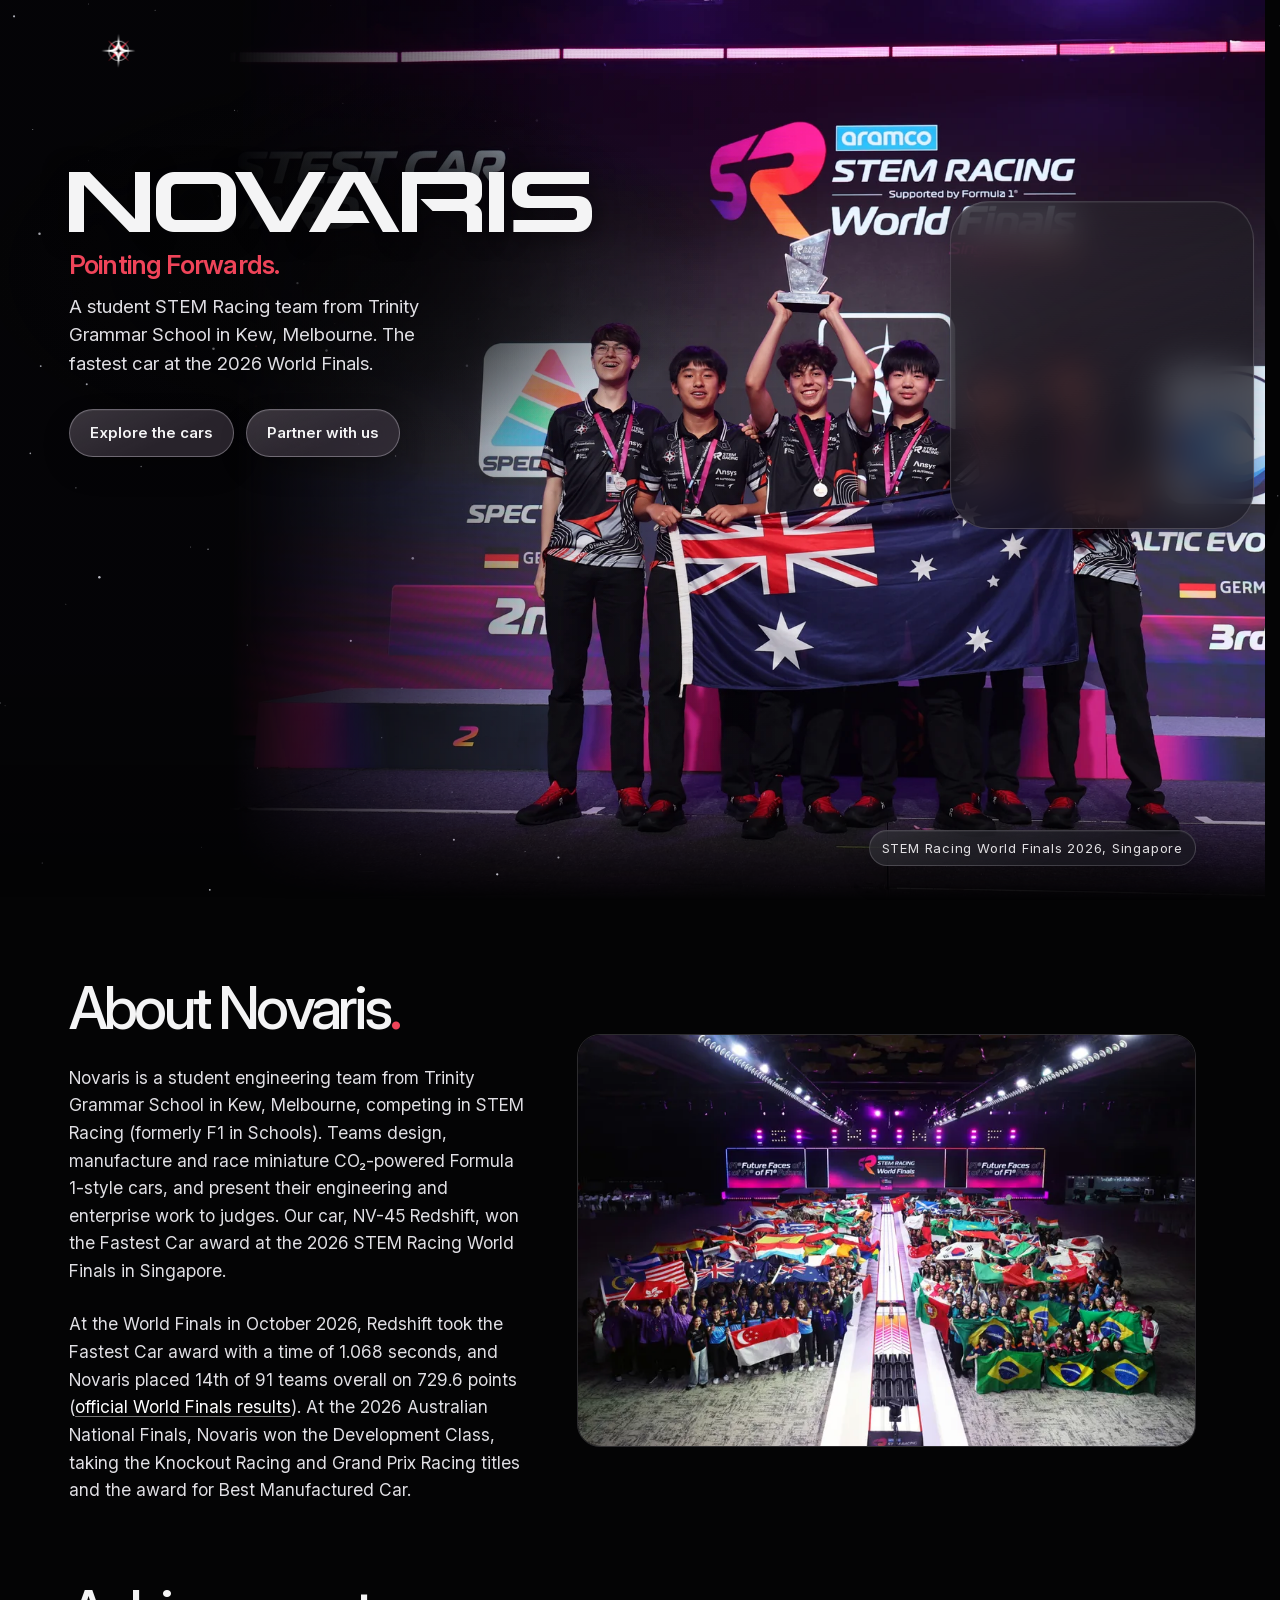
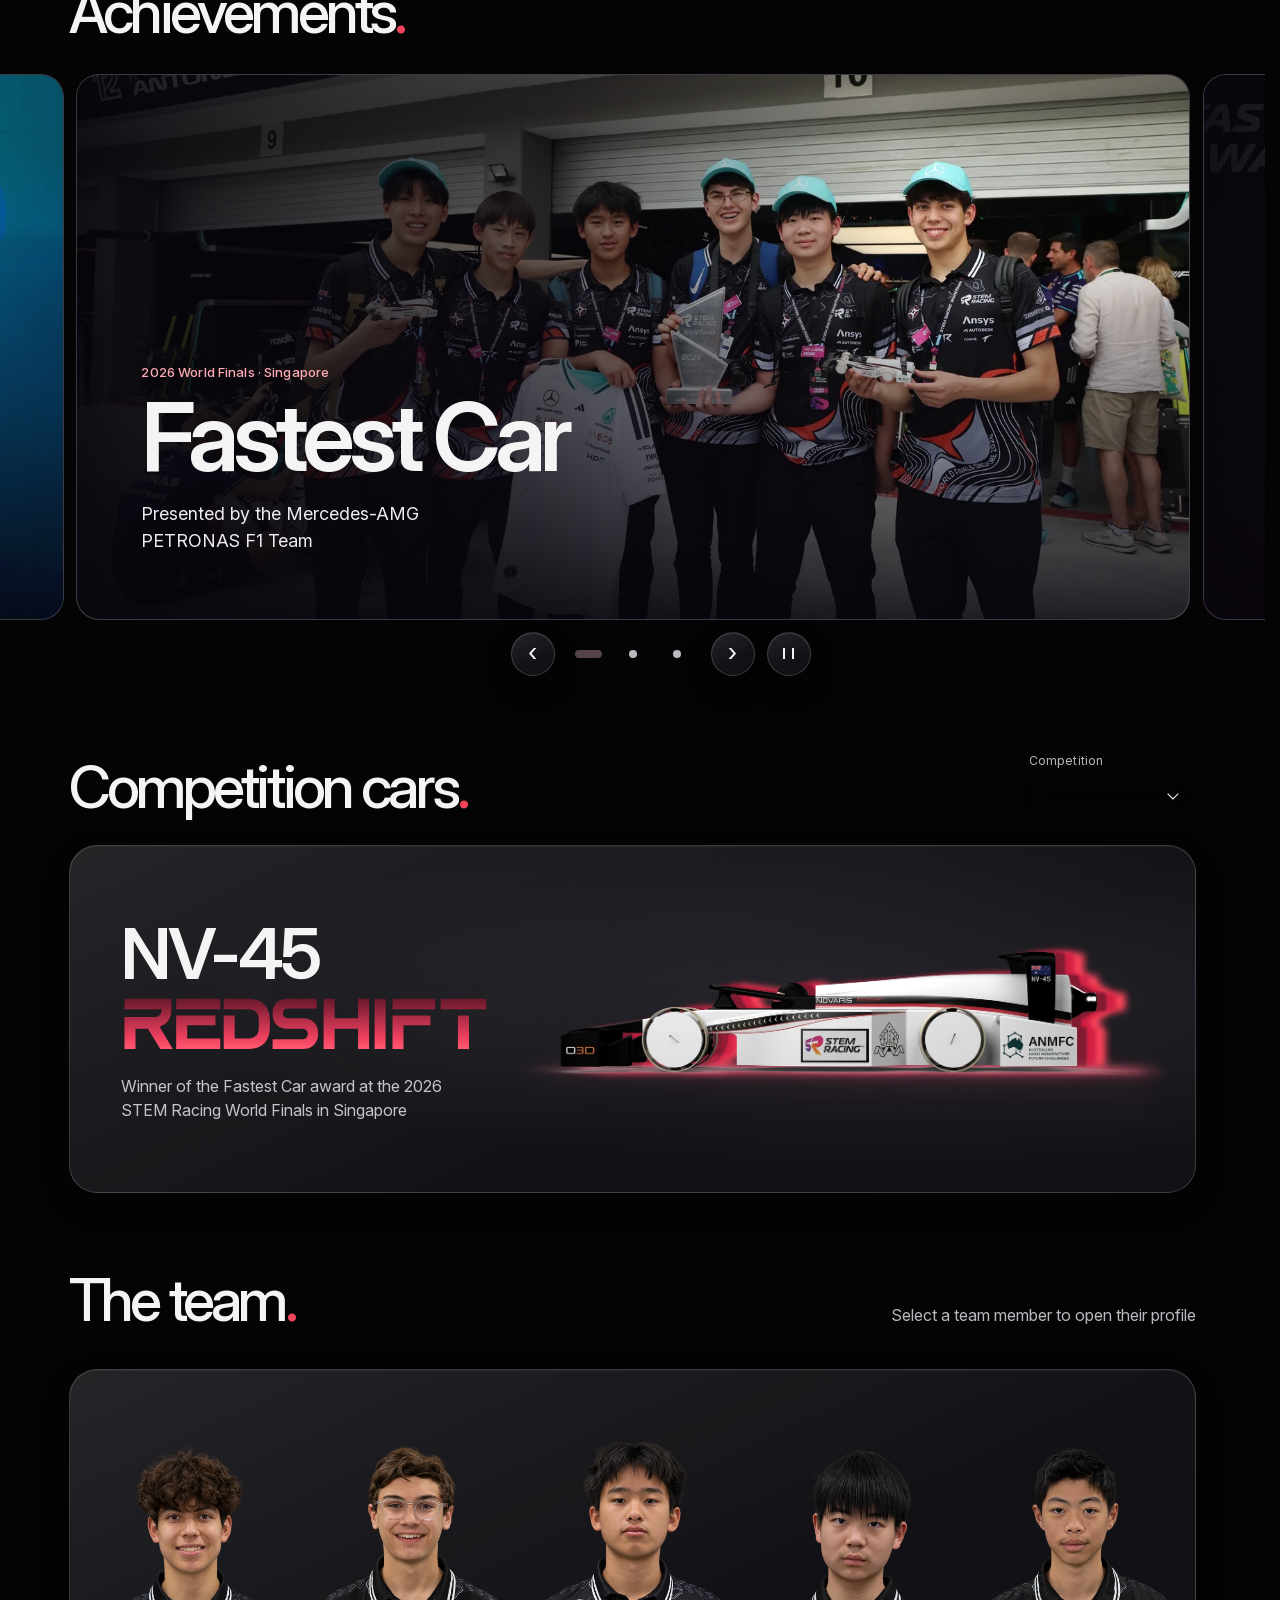
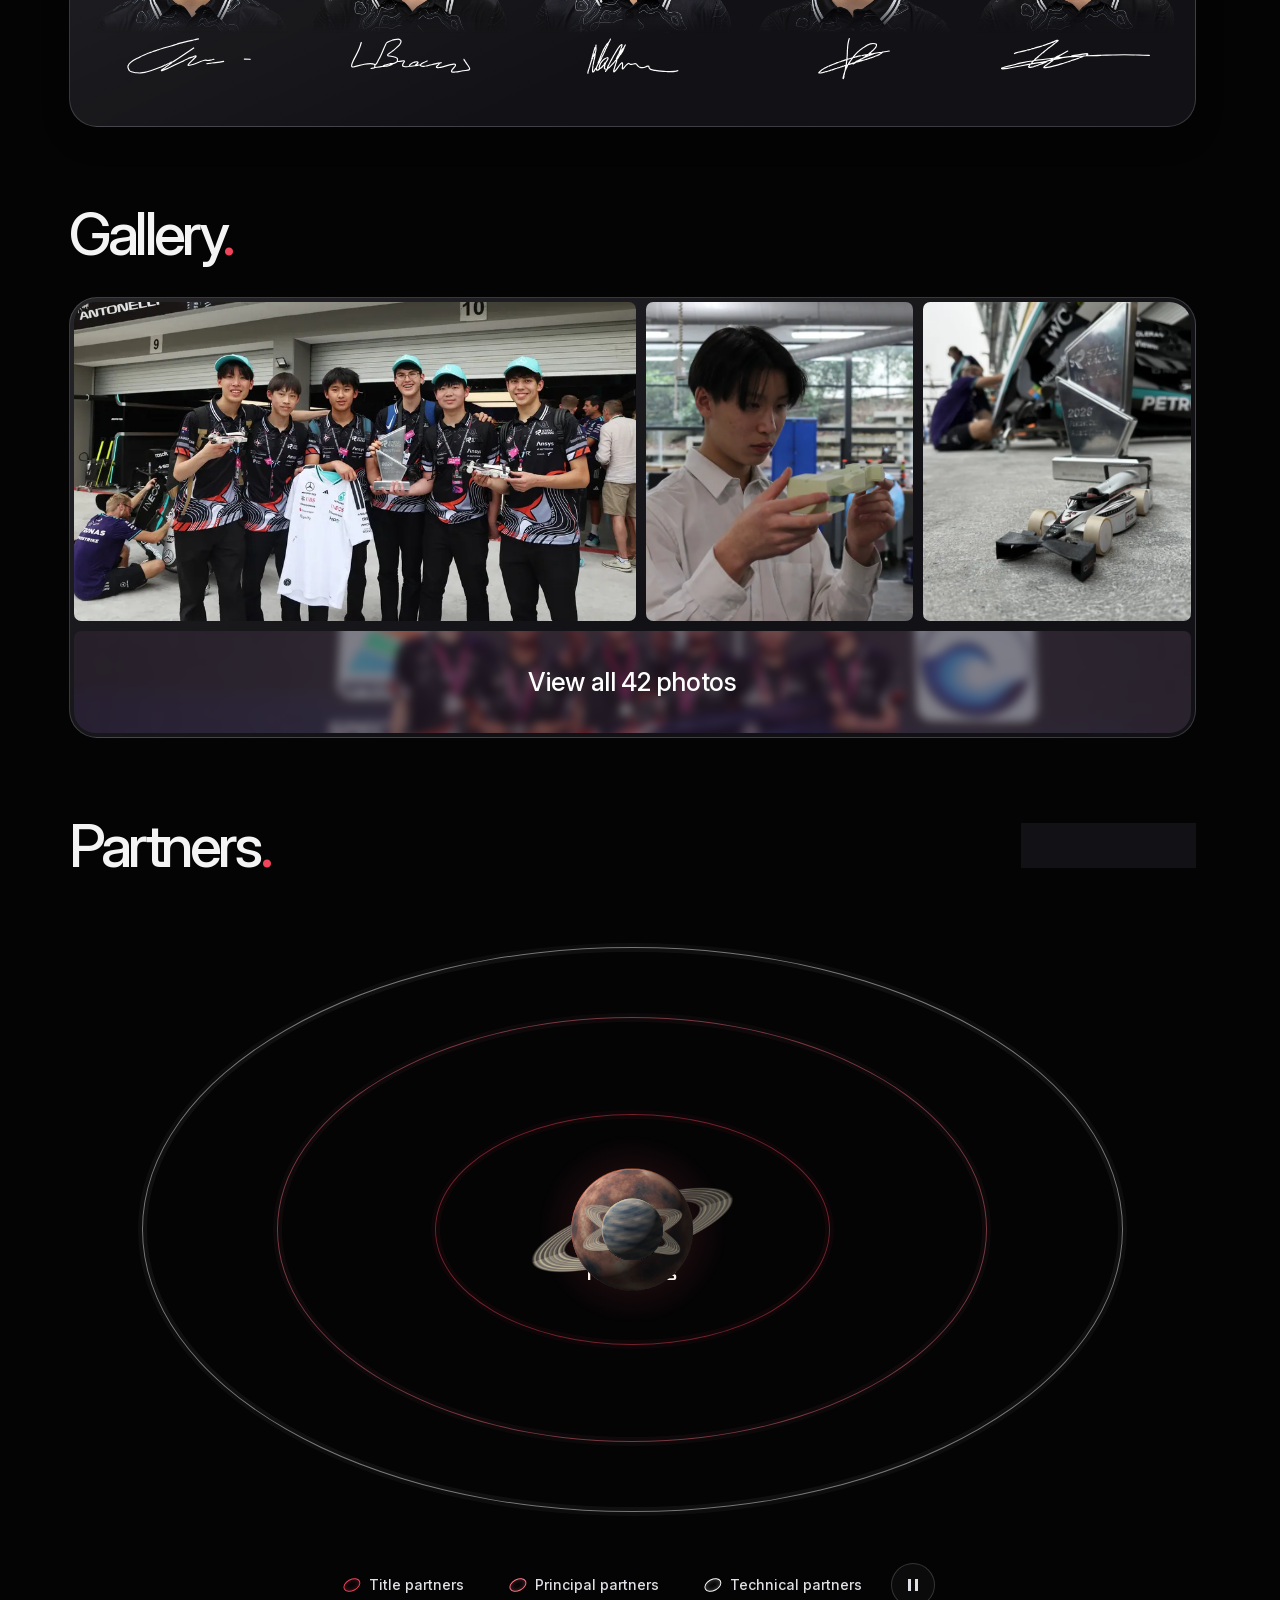
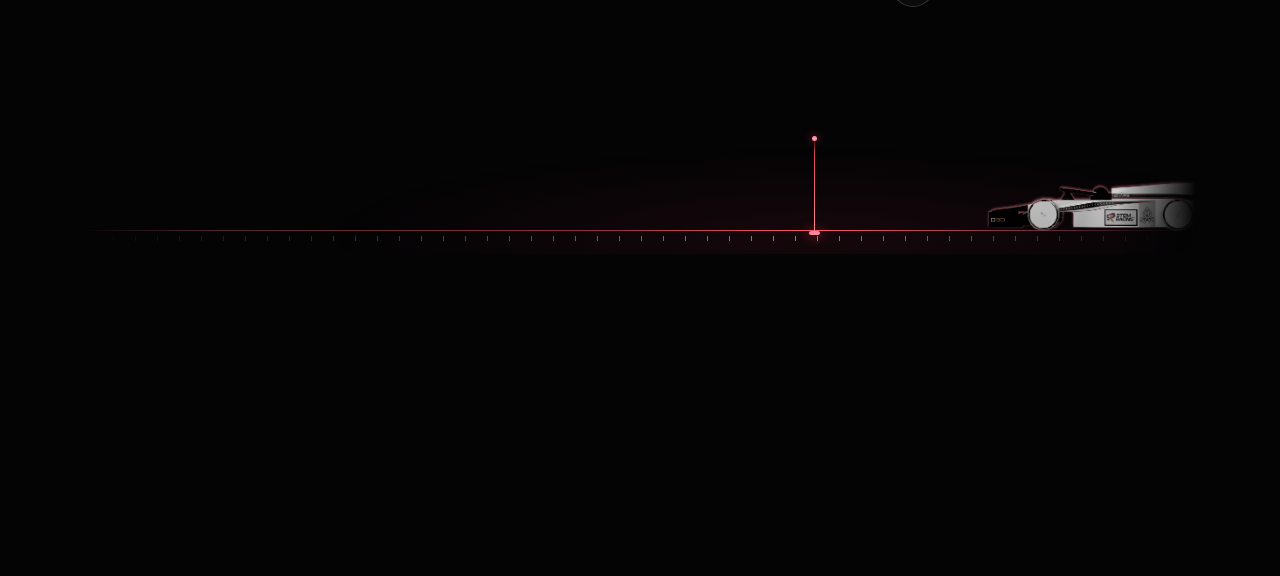
<file: index.html>
<!doctype html>
<html lang="en-AU">
<head>
  <meta charset="utf-8">
  <meta name="viewport" content="width=device-width, initial-scale=1">
  <meta name="theme-color" content="#040405">
  <meta name="description" content="Novaris is a STEM Racing (formerly F1 in Schools) team from Trinity Grammar School, Melbourne. NV-45 Redshift won Fastest Car at the 2026 World Finals.">
  <!-- Link previews (Instagram, Messenger, LinkedIn, iMessage…). Images need full https:// addresses. -->
  <meta property="og:type" content="website">
  <meta property="og:url" content="https://team-novaris.com/">
  <link rel="canonical" href="https://team-novaris.com/">
  <meta property="og:site_name" content="Novaris">
  <meta property="og:title" content="Novaris STEM Racing | 2026 World Finals Fastest Car, Melbourne">
  <meta property="og:description" content="Novaris is a STEM Racing (formerly F1 in Schools) team from Trinity Grammar School, Melbourne. NV-45 Redshift won Fastest Car at the 2026 World Finals.">
  <meta property="og:image" content="https://team-novaris.com/assets/share.jpg">
  <meta property="og:image:width" content="1200">
  <meta property="og:image:height" content="630">
  <meta property="og:image:alt" content="The Novaris team raises the Fastest Car trophy on stage at the 2026 STEM Racing World Finals in Singapore.">
  <meta name="twitter:card" content="summary_large_image">
  <meta name="robots" content="max-image-preview:large">
  <title>Novaris STEM Racing | 2026 World Finals Fastest Car, Melbourne</title>
  <script>
    document.documentElement.classList.add("is-site-loading");
    // Safety net: never keep the page covered for long if the loader script fails.
    const siteLoadingTimeout = setTimeout(() => {
      if (!document.querySelector(".page-loader")?.hidden) return;
      document.dispatchEvent(new Event("site:ready"));
    }, 5000);
    document.addEventListener("site:ready", () => {
      clearTimeout(siteLoadingTimeout);
      document.documentElement.classList.remove("is-site-loading", "is-site-revealing");
    }, { once: true });
  </script>
  <link rel="icon" href="assets/novaris.svg" type="image/svg+xml">
  <link rel="apple-touch-icon" href="assets/novaris-logo-512.png">
  <link rel="preload" href="assets/InterVariable-latin.woff2" as="font" type="font/woff2" crossorigin>
  <link rel="preload" href="assets/novaris.woff2" as="font" type="font/woff2" crossorigin>
  <link rel="stylesheet" href="site.css?v=team-focus">
  <link rel="stylesheet" href="page-loader.css">
  <link rel="stylesheet" href="finish-line.css?v=footer-address">
  <link rel="stylesheet" href="partner-orbits.css?v=tier-colours">
  <script src="starfield.js?v=page-loader" defer></script>
  <script src="finish-line.js?v=longer-braking" defer></script>
  <script src="cars.js?v=redshift-wordmark" defer></script>
  <script src="team.js?v=profile-alt" defer></script>
  <script src="achievements.js?v=photo-glide" type="module"></script>
  <script type="module" src="partner-orbits.js?v=tier-colours"></script>
  <script type="module" src="home-loader.js?v=quicker-reveal"></script>
  <!-- Structured data: tells search engines who the team is. Keep it in step with the visible page text. -->
  <script type="application/ld+json">
  {
    "@context": "https://schema.org",
    "@graph": [
      {
        "@type": "WebSite",
        "@id": "https://team-novaris.com/#website",
        "url": "https://team-novaris.com/",
        "name": "Novaris",
        "alternateName": "Novaris STEM Racing",
        "inLanguage": "en-AU",
        "publisher": {
          "@id": "https://team-novaris.com/#team"
        }
      },
      {
        "@type": "SportsTeam",
        "@id": "https://team-novaris.com/#team",
        "name": "Novaris",
        "alternateName": ["Team Novaris", "Novaris STEM Racing"],
        "disambiguatingDescription": "Student STEM Racing (formerly F1 in Schools) team from Trinity Grammar School, Melbourne. Not affiliated with other organisations named Novaris.",
        "url": "https://team-novaris.com/",
        "sport": "STEM Racing (formerly F1 in Schools)",
        "description": "Novaris is a student engineering team from Trinity Grammar School in Kew, Melbourne, competing in STEM Racing. Its NV-45 Redshift won the Fastest Car award at the 2026 STEM Racing World Finals in Singapore, where Novaris placed 14th overall out of 91 teams. Novaris won the Development Class at the 2026 Australian National Finals.",
        "logo": {
          "@type": "ImageObject",
          "url": "https://team-novaris.com/assets/novaris-logo-512.png",
          "width": 512,
          "height": 512
        },
        "image": "https://team-novaris.com/assets/share.jpg",
        "email": "info@team-novaris.com",
        "location": {
          "@type": "Place",
          "address": {
            "@type": "PostalAddress",
            "addressLocality": "Kew",
            "addressRegion": "VIC",
            "addressCountry": "AU"
          }
        },
        "parentOrganization": {
          "@type": "School",
          "@id": "https://team-novaris.com/#school",
          "name": "Trinity Grammar School",
          "url": "https://trinity.vic.edu.au"
        },
        "award": [
          "Fastest Car, 2026 STEM Racing World Finals",
          "2026 Australian National Champions, Development Class",
          "Knockout Racing Champions, 2026 Australian National Finals",
          "Grand Prix Racing Champions, 2026 Australian National Finals",
          "Best Manufactured Car, 2026 Australian National Finals"
        ],
        "member": [
          {
            "@type": "OrganizationRole",
            "roleName": "Team Principal",
            "member": {
              "@type": "Person",
              "name": "Christian Natoli"
            }
          },
          {
            "@type": "OrganizationRole",
            "roleName": "Enterprise Director",
            "member": {
              "@type": "Person",
              "name": "Lucas Bosco"
            }
          },
          {
            "@type": "OrganizationRole",
            "roleName": "Graphic Designer",
            "member": {
              "@type": "Person",
              "name": "Nathan Chen"
            }
          },
          {
            "@type": "OrganizationRole",
            "roleName": "Engineering Director",
            "member": {
              "@type": "Person",
              "name": "Bowen Tan"
            }
          },
          {
            "@type": "OrganizationRole",
            "roleName": "Technical Engineer",
            "member": {
              "@type": "Person",
              "name": "Tony Shen"
            }
          }
        ],
        "sponsor": [
          {
            "@type": "Organization",
            "name": "TD Investments"
          },
          {
            "@type": "Organization",
            "name": "RMIT University",
            "url": "https://rmit.edu.au"
          },
          {
            "@type": "Organization",
            "name": "ANMFC",
            "url": "https://anmfc.com"
          },
          {
            "@id": "https://team-novaris.com/#school"
          },
          {
            "@type": "Organization",
            "name": "REA Foundation",
            "url": "https://rea.org.au"
          },
          {
            "@type": "Organization",
            "name": "S-Trend",
            "url": "https://www.s-trend.com.au"
          },
          {
            "@type": "Organization",
            "name": "Alfa Romeo",
            "url": "https://alfaromeo.com.au"
          },
          {
            "@type": "Organization",
            "name": "Jaguar",
            "url": "https://jaguar.com"
          },
          {
            "@type": "Organization",
            "name": "Chrysler",
            "url": "https://chrysler.com.au"
          },
          {
            "@type": "Organization",
            "name": "Rocket Digital",
            "url": "https://rocketdigital.com.au"
          },
          {
            "@type": "Organization",
            "name": "FastPreci",
            "url": "https://www.fastpreci.com"
          },
          {
            "@type": "Organization",
            "name": "PCBWay",
            "url": "https://www.pcbway.com"
          },
          {
            "@type": "Organization",
            "name": "Objective3D",
            "url": "https://objective3d.com.au"
          },
          {
            "@type": "Organization",
            "name": "Ansys",
            "url": "https://ansys.synopsys.com"
          },
          {
            "@type": "Organization",
            "name": "Autodesk",
            "url": "https://autodesk.com"
          }
        ],
        "sameAs": [
          "https://instagram.com/novaris.tgs",
          "https://tiktok.com/@novaris.tgs"
        ]
      }
    ]
  }
  </script>
</head>
<body id="top">
  <canvas class="starfield" aria-hidden="true"></canvas>
  <div class="page-loader" hidden>
    <canvas class="starfield" aria-hidden="true"></canvas>
    <div class="page-loader-content">
      <svg class="page-loader-logo" viewBox="0 0 130.29 130.29" aria-hidden="true">
        <circle class="page-loader-track" cx="65.15" cy="65.15" r="37.67"/>
        <circle class="page-loader-fill" cx="65.15" cy="65.15" r="37.67" pathLength="100" transform="rotate(-90 65.15 65.15)"/>
        <image href="assets/novaris-mark.svg" width="130.29" height="130.29"/>
      </svg>
      <p class="page-loader-percent" role="progressbar" aria-label="Loading Novaris" aria-valuenow="0">0%</p>
    </div>
  </div>
  <a class="skip" href="#cars">Skip to competition cars</a>
  <header>
    <div class="bar wrap is-introducing">
      <span class="bar-surface glass pill" aria-hidden="true"></span>
      <a class="brand" href="#top" aria-label="Novaris home" aria-current="location"><img src="assets/novaris.svg" width="34" height="34" alt=""><span class="bar-label">NOVARIS</span></a>
      <nav aria-label="Main navigation">
        <span class="nav-indicator" aria-hidden="true"></span>
        <a href="#achievements"><span class="bar-label">Awards</span></a>
        <a href="#cars"><span class="bar-label">Cars</span></a>
        <a href="#team"><span class="bar-label">Team</span></a>
        <a href="#gallery"><span class="bar-label">Gallery</span></a>
        <a href="#partners"><span class="bar-label">Partners</span></a>
      </nav>
    </div>
  </header>
  <main>
    <section class="hero" aria-labelledby="hero-title">
      <img class="stage" src="assets/world-finals.webp" width="1920" height="1280" fetchpriority="high" decoding="async" alt="The Novaris team raises the Fastest Car trophy on stage in Singapore, holding the Australian flag.">
      <div class="shade"></div>
      <div class="hero-content wrap">
        <div class="hero-copy">
          <h1 id="hero-title">NOVARIS</h1>
          <p class="hero-slogan">Pointing Forwards.</p>
          <p class="intro">A student STEM Racing team from Trinity Grammar School in Kew, Melbourne. The fastest car at the 2026 World Finals.</p>
          <div class="hero-actions">
            <a class="explore glass pill" href="#cars">Explore the cars</a>
            <a class="explore glass pill" href="#partners">Partner with us</a>
          </div>
        </div>
      </div>
      <div class="caption glass pill">STEM Racing World Finals 2026, Singapore</div>
    </section>
    <section id="about" class="about wrap" aria-labelledby="about-title">
      <div class="about-copy">
        <h2 id="about-title">About Novaris<span>.</span></h2>
        <p>Novaris is a student engineering team from Trinity Grammar School in Kew, Melbourne, competing in STEM Racing (formerly F1 in Schools). Teams design, manufacture and race miniature CO₂-powered Formula 1-style cars, and present their engineering and enterprise work to judges. Our car, NV-45 Redshift, won the Fastest Car award at the 2026 STEM Racing World Finals in Singapore.</p>
        <p>At the World Finals in October 2026, Redshift took the Fastest Car award with a time of 1.068 seconds, and Novaris placed 14th of 91 teams overall on 729.6 points (<a href="https://www.stemracing.com/aramco-stem-racing-world-finals-2026" rel="noopener">official World Finals results</a>). At the 2026 Australian National Finals, Novaris won the Development Class, taking the Knockout Racing and Grand Prix Racing titles and the award for Best Manufactured Car.</p>
      </div>
      <figure class="about-photo">
        <img src="assets/gallery/world-finals-flags-preview.webp"
          srcset="assets/gallery/world-finals-flags-thumb.webp 800w, assets/gallery/world-finals-flags-preview.webp 1600w"
          sizes="auto, (max-width: 900px) 89vw, min(50vw, 59rem)" width="1600" height="1067"
          alt="World Finals teams holding their national flags on both sides of the race track." loading="lazy" decoding="async">
      </figure>
    </section>
    <section id="achievements" class="achievements" aria-labelledby="achievements-title" aria-roledescription="carousel" tabindex="-1">
      <h2 id="achievements-title" class="wrap">Achievements<span>.</span></h2>
      <div class="achievement-track" id="achievement-slides" tabindex="0" aria-label="Competition results">
        <article class="achievement-slide achievement-worlds" aria-labelledby="worlds-result" aria-roledescription="slide">
          <img class="achievement-art" src="assets/gallery/garage-team-preview.webp"
            srcset="assets/gallery/garage-team-thumb.webp 960w, assets/gallery/garage-team-preview.webp 1600w"
            sizes="min(87vw, 100rem)" width="1600" height="834"
            alt="Novaris holding the Fastest Car trophy and their model cars outside the Mercedes garage in Singapore." loading="lazy" decoding="async">
          <div class="achievement-copy">
            <p class="eyebrow">2026 World Finals · Singapore</p>
            <h3 id="worlds-result">Fastest Car</h3>
            <p class="achievement-detail">Presented by the Mercedes-AMG PETRONAS F1 Team</p>
            <p class="achievement-description visually-hidden">Our car, NV-45 Redshift, won the Fastest Car award at the 2026 STEM Racing World Finals in Singapore, competing against 91 teams</p>
          </div>
        </article>
        <article class="achievement-slide achievement-standing" aria-labelledby="worlds-standing" aria-roledescription="slide">
          <img class="achievement-art" src="assets/world-finals.webp" width="1920" height="1280"
            alt="The Novaris team on stage at the World Finals in Singapore." loading="lazy" decoding="async">
          <div class="achievement-copy">
            <p class="eyebrow">2026 World Finals · Singapore</p>
            <h3 id="worlds-standing">14th overall</h3>
            <p class="achievement-detail">Out of 91 teams</p>
            <p class="achievement-description visually-hidden">Novaris placed 14th of 91 teams in the overall standings at the 2026 STEM Racing World Finals, which combine racing results with the judges’ scores for engineering and enterprise</p>
          </div>
        </article>
        <article class="achievement-slide achievement-nationals" aria-labelledby="nationals-result" aria-roledescription="slide">
          <img class="achievement-art" src="assets/gallery/awards-day3-160-preview.webp"
            srcset="assets/gallery/awards-day3-160-thumb.webp 800w, assets/gallery/awards-day3-160-preview.webp 1600w"
            sizes="min(87vw, 100rem)" width="1600" height="1067"
            alt="Novaris on stage with their Australian National Champions certificate for the 2026 Development Class." loading="lazy" decoding="async">
          <div class="achievement-copy">
            <p class="eyebrow">2026 Australian National Finals · Development Class</p>
            <h3 id="nationals-result">Australian National Champions</h3>
            <ul class="achievement-awards">
              <li>Knockout Racing Champions</li>
              <li>Grand Prix Racing Champions</li>
              <li>Best Manufactured Car</li>
            </ul>
            <p class="achievement-description visually-hidden">Novaris won the Development Class at the 2026 STEM Racing Australian National Finals, taking both racing titles and the award for the best manufactured car</p>
          </div>
        </article>
      </div>
      <div class="achievement-controls" aria-label="Slideshow controls" role="group" hidden>
        <button class="achievement-arrow glass pill" type="button" data-step="-1" aria-label="Previous achievement" aria-controls="achievement-slides"><span aria-hidden="true">‹</span></button>
        <div class="achievement-dots" aria-label="Select an achievement" role="group"></div>
        <div class="achievement-actions">
          <button class="achievement-arrow glass pill" type="button" data-step="1" aria-label="Next achievement" aria-controls="achievement-slides"><span aria-hidden="true">›</span></button>
          <button class="achievement-playback glass pill" type="button" aria-label="Pause slideshow" aria-controls="achievement-slides"><span aria-hidden="true"></span></button>
        </div>
      </div>
      <p class="achievement-status" aria-live="polite" aria-atomic="true"></p>
    </section>
    <section id="cars" class="garage wrap" aria-labelledby="cars-title" tabindex="-1">
      <div class="garage-head">
        <h2 id="cars-title">Competition cars<span>.</span></h2>
        <div class="picker">
          <label for="competition">Competition</label>
          <select id="competition" class="glass pill"><option value="world-finals-2026">2026 World Finals</option></select>
        </div>
      </div>
      <article class="car glass" aria-labelledby="car-name">
        <div class="car-film-shade" aria-hidden="true"></div>
        <div class="car-copy">
          <p id="car-code">NV-45</p>
          <h3 id="car-name"><img class="car-wordmark" src="assets/redshift-wordmark.svg?v=spacing" width="534" height="79" alt="Redshift"></h3>
          <p id="car-summary">Winner of the Fastest Car award at the 2026 STEM Racing World Finals in Singapore</p>
        </div>
        <figure>
          <div class="car-render">
            <div class="car-still">
              <span class="car-silhouette car-silhouette--far" aria-hidden="true"></span>
              <span class="car-silhouette car-silhouette--middle" aria-hidden="true"></span>
              <span class="car-silhouette car-silhouette--near" aria-hidden="true"></span>
              <img id="car-image" src="assets/redshift-side.webp" width="1485" height="1050" alt="Side profile of Redshift, showing its low nose and raised rear wing." loading="lazy">
            </div>
          </div>
        </figure>
        <div class="car-film">
          <video id="car-reveal" muted playsinline preload="auto" aria-label="Redshift car reveal" aria-hidden="true"></video>
          <canvas class="car-film-frame" aria-hidden="true" hidden></canvas>
        </div>
        <span class="car-reveal-timer playback-timer-fill" aria-hidden="true"></span>
      </article>
    </section>
    <section id="team" class="team wrap" aria-labelledby="team-title" tabindex="-1">
      <div class="team-heading">
        <h2 id="team-title">The team<span>.</span></h2>
        <p>Select a team member to open their profile</p>
      </div>
      <ul class="team-roster glass">
        <li class="member">
          <button class="member-trigger" type="button" data-member="christian" aria-haspopup="dialog" aria-labelledby="christian-name christian-role" aria-describedby="christian-intro">
            <img class="member-portrait" src="assets/cutout-christian.webp" width="720" height="720" alt="Portrait of Christian Natoli" loading="lazy">
            <img class="member-signature" src="assets/signatures/christian.svg?v=uniform-stroke" alt="Christian Natoli’s handwritten signature" loading="lazy">
            <span class="member-preview">
              <span class="member-copy">
                <strong class="member-name" id="christian-name">Christian <span class="member-surname">Natoli</span></strong>
                <span class="member-role" id="christian-role">Team Principal</span>
                <span class="member-intro" id="christian-intro">Coordinates Novaris across the competition.</span>
              </span>
            </span>
          </button>
          <p class="member-bio visually-hidden" id="christian-bio" data-division="Enterprise">Christian coordinates Novaris’s work and brings teammates together to solve problems. As Team Principal, he helps turn ambitious ideas into plans the team can act on.</p>
        </li>
        <li class="member">
          <button class="member-trigger" type="button" data-member="lucas" aria-haspopup="dialog" aria-labelledby="lucas-name lucas-role" aria-describedby="lucas-intro">
            <img class="member-portrait" src="assets/cutout-lucas.webp" width="720" height="720" alt="Portrait of Lucas Bosco" loading="lazy">
            <img class="member-signature" src="assets/signatures/lucas.svg?v=uniform-stroke" alt="Lucas Bosco’s handwritten signature" loading="lazy">
            <span class="member-preview">
              <span class="member-copy">
                <strong class="member-name" id="lucas-name">Lucas <span class="member-surname">Bosco</span></strong>
                <span class="member-role" id="lucas-role">Enterprise Director</span>
                <span class="member-intro" id="lucas-intro">Leads partnerships and project coordination.</span>
              </span>
            </span>
          </button>
          <p class="member-bio visually-hidden" id="lucas-bio" data-division="Enterprise">Lucas oversees the business side of Novaris. He coordinates projects, manages partnerships and helps communicate the team’s work to partners and the wider community.</p>
        </li>
        <li class="member">
          <button class="member-trigger" type="button" data-member="nathan" aria-haspopup="dialog" aria-labelledby="nathan-name nathan-role" aria-describedby="nathan-intro">
            <img class="member-portrait" src="assets/cutout-nathan.webp" width="720" height="720" alt="Portrait of Nathan Chen" loading="lazy">
            <img class="member-signature" src="assets/signatures/nathan.svg?v=uniform-stroke" alt="Nathan Chen’s handwritten signature" loading="lazy">
            <span class="member-preview">
              <span class="member-copy">
                <strong class="member-name" id="nathan-name">Nathan <span class="member-surname">Chen</span></strong>
                <span class="member-role" id="nathan-role">Graphic Designer</span>
                <span class="member-intro" id="nathan-intro">Shapes the team’s graphics and visual identity.</span>
              </span>
            </span>
          </button>
          <p class="member-bio visually-hidden" id="nathan-bio" data-division="Enterprise">Nathan develops Novaris’s visual identity and brings it to life through the team’s graphics. He focuses on giving the team a consistent, professional look throughout the competition.</p>
        </li>
        <li class="member">
          <button class="member-trigger" type="button" data-member="bowen" aria-haspopup="dialog" aria-labelledby="bowen-name bowen-role" aria-describedby="bowen-intro">
            <img class="member-portrait" src="assets/cutout-bowen.webp" width="720" height="720" alt="Portrait of Bowen Tan" loading="lazy">
            <img class="member-signature" src="assets/signatures/bowen.svg?v=uniform-stroke" alt="Bowen Tan’s handwritten signature" loading="lazy">
            <span class="member-preview">
              <span class="member-copy">
                <strong class="member-name" id="bowen-name">Bowen <span class="member-surname">Tan</span></strong>
                <span class="member-role" id="bowen-role">Engineering Director</span>
                <span class="member-intro" id="bowen-intro">Guides the car’s technical development.</span>
              </span>
            </span>
          </button>
          <p class="member-bio visually-hidden" id="bowen-bio" data-division="Engineering">Bowen leads the team’s technical development and works through the design decisions that affect how the car performs. Inspired by Formula 1, he explores new solutions to engineering problems and studies high-performance design.</p>
        </li>
        <li class="member">
          <button class="member-trigger" type="button" data-member="tony" aria-haspopup="dialog" aria-labelledby="tony-name tony-role" aria-describedby="tony-intro">
            <img class="member-portrait" src="assets/cutout-tony.webp" width="720" height="720" alt="Portrait of Tony Shen" loading="lazy">
            <img class="member-signature" src="assets/signatures/tony.svg?v=uniform-stroke" alt="Tony Shen’s handwritten signature" loading="lazy">
            <span class="member-preview">
              <span class="member-copy">
                <strong class="member-name" id="tony-name">Tony <span class="member-surname">Shen</span></strong>
                <span class="member-role" id="tony-role">Technical Engineer</span>
                <span class="member-intro" id="tony-intro">Refines the car’s CAD models for manufacture.</span>
              </span>
            </span>
          </button>
          <p class="member-bio visually-hidden" id="tony-bio" data-division="Engineering">Tony develops digital models of the racing car in CAD. He works with the engineering team to refine the car’s geometry and turn design ideas into models ready for manufacture.</p>
        </li>
      </ul>
    </section>
    <section id="gallery" class="wrap gallery-section" aria-labelledby="gallery-title" tabindex="-1">
      <h2 id="gallery-title">Gallery<span>.</span></h2>
      <a class="gallery-preview" href="gallery.html" aria-labelledby="gallery-preview-label">
        <span class="gallery-triptych">
          <img src="assets/gallery/garage-team-thumb.webp" width="960" height="501" alt="Novaris with their model cars and trophy outside the Mercedes garage." loading="lazy" decoding="async">
          <img src="assets/gallery/model-inspection-thumb.webp" width="567" height="850" alt="A Novaris teammate inspecting a green model car at eye level." loading="lazy" decoding="async">
          <img src="assets/gallery/pit-lane-thumb.webp" width="637" height="850" alt="The Novaris model car and trophy beside a full-size race car in the garage." loading="lazy" decoding="async">
        </span>
        <span class="gallery-strip">
          <img src="assets/world-finals.webp" width="1920" height="1280" alt="Novaris raising the Fastest Car trophy and the Australian flag on stage in Singapore." loading="lazy" decoding="async">
          <span id="gallery-preview-label">View all 42 photos</span>
        </span>
      </a>
    </section>
    <section id="partners" class="wrap footer-partners" aria-labelledby="partners-title" tabindex="-1">
      <div class="footer-heading">
        <h2 id="partners-title">Partners<span>.</span></h2>
        <a class="footer-link glass pill" href="mailto:partnerships@team-novaris.com">Partnership enquiries</a>
      </div>
      <div class="solar-system">
        <svg class="planet-projection" width="0" height="0" aria-hidden="true" focusable="false">
          <defs>
            <filter id="curve-partner-mark" x="0" y="0" width="1" height="1" filterUnits="objectBoundingBox" primitiveUnits="objectBoundingBox" color-interpolation-filters="sRGB">
              <feImage href="assets/planet-curvature.png" x="0" y="0" width="1" height="1" preserveAspectRatio="none" result="curvature"/>
              <feDisplacementMap in="SourceGraphic" in2="curvature" scale=".23" xChannelSelector="R" yChannelSelector="G"/>
            </filter>
          </defs>
        </svg>
        <div class="solar-map" id="partner-orbits">
          <div class="solar-core" aria-hidden="true">
            <img src="assets/novaris.svg" width="96" height="96" alt="">
            <span>NOVARIS</span>
          </div>
          <section class="partner-tier" data-tier="title" aria-labelledby="title-partners">
            <h3 id="title-partners">Title Partners</h3>
            <ul class="partner-grid partner-grid--title">
              <li style="--planet-accent: #d4af35"><span class="partner-logo"><img src="assets/partners/tdinvestments.svg" alt="TD Investments" loading="lazy" decoding="async"></span></li>
              <li style="--planet-accent: #e32e26"
                data-description="RMIT University is an international university of technology, design, and enterprise, recognised for practical education and impactful research. By bridging academic excellence with real-world industry collaboration, RMIT empowers students and partners to drive innovation, solve complex technical challenges, and shape future-ready industries."><a class="partner-logo" href="https://rmit.edu.au"><img src="assets/partners/rmit.svg" alt="RMIT University" loading="lazy" decoding="async"></a></li>
            </ul>
          </section>
          <section class="partner-tier" data-tier="principal" aria-labelledby="principal-partners">
            <h3 id="principal-partners">Principal Partners</h3>
            <ul class="partner-grid partner-grid--principal">
              <li style="--planet-accent: #104547"
                data-description="ANMFC (Australian Nano-Manufacture Future Challenges) empowers young Australians to build advanced, future-ready manufacturing and technical skills. They connect young people with real challenges through design, digital fabrication, materials and hands-on making, bridging education and advanced engineering to foster the next generation of innovators."><a class="partner-logo" href="https://anmfc.com"><img src="assets/partners/anmfc.svg" alt="ANMFC" loading="lazy" decoding="async"></a></li>
              <li style="--planet-accent: #ebe9e1"
                data-description="Trinity Grammar School is a leading educational institution committed to fostering holistic student development, critical thinking, and technical capability. Through robust curricular and co-curricular STEM initiatives, Trinity encourages young minds to explore complex problem-solving and hands-on engineering challenges."><a class="partner-logo" href="https://trinity.vic.edu.au"><img src="assets/partners/trinity.svg" alt="Trinity Grammar School" loading="lazy" decoding="async"></a></li>
              <li style="--planet-accent: #0962ab"
                data-description="The REA Foundation facilitates transformative STEM career education programs, linking schools, industry, TAFE and universities to fundamentally shift student and teacher capabilities. By engaging young people in authentic, project-based learning, REA inspires students to take up STEM career pathways after school."><a class="partner-logo" href="https://rea.org.au"><img src="assets/partners/rea.svg" alt="REA Foundation" loading="lazy" decoding="async"></a></li>
              <li style="--planet-accent: #70c05f"
                data-description="S-Trend creates exceptional apparel tailored for athletes and organisations. Leveraging digital 3D simulation technology, sustainable materials, and advanced technical fabrications, S-Trend delivers durable, professional-grade kits designed to perform under demanding conditions."><a class="partner-logo" href="https://www.s-trend.com.au"><img src="assets/partners/strend.svg" alt="S-Trend" loading="lazy" decoding="async"></a></li>
              <li style="--planet-accent: #294a85"
                data-description="Alfa Romeo is a historic Italian automotive manufacturer renowned for its rich racing heritage, distinctive design philosophy, and high-performance engineering. Blending Italian passion with advanced automotive craftsmanship, the brand symbolises speed, agility, and a relentless pursuit of driving excellence."><a class="partner-logo" href="https://alfaromeo.com.au">
                <img src="assets/partners/alfaromeowhite.svg" alt="Alfa Romeo" loading="lazy" decoding="async">
                <img class="partner-colour" src="assets/partners/alfaromeo.svg" alt="" loading="lazy" decoding="async">
              </a></li>
              <li style="--planet-accent: #e0e0e0"
                data-description="Jaguar is a globally celebrated luxury automotive brand famous for its iconic sports cars, elegance, and cutting-edge engineering. Rooted in a distinguished motorsport history, Jaguar combines striking design with thrilling performance and advanced technological innovation."><a class="partner-logo" href="https://jaguar.com"><img src="assets/partners/jaguar.svg" alt="Jaguar" loading="lazy" decoding="async"></a></li>
              <li style="--planet-accent: #b5b5b5"
                data-description="Chrysler is an iconic automotive brand recognised for engineering dependable, comfortable, and feature-rich vehicles. With a long-standing history of American automotive innovation, Chrysler focuses on practical performance, passenger comfort, and progressive design solutions."><a class="partner-logo" href="https://chrysler.com.au">
                <img src="assets/partners/chryslerwhite.svg" alt="Chrysler" loading="lazy" decoding="async">
                <img class="partner-colour" src="assets/partners/chrysler.svg" alt="" loading="lazy" decoding="async">
              </a></li>
              <li style="--planet-accent: #eb312a"
                data-description="Rocket Digital specialises in high quality, large format digital printing. They&#x27;re not just printers, they&#x27;re partners, striving to exceed expectations every time. Rocket Digital take pride in their work and don&#x27;t compromise on quality. Passion and experience combine with the latest technology to deliver true innovation."><a class="partner-logo" href="https://rocketdigital.com.au">
                <img src="assets/partners/rocketdigitalwhite.svg" alt="Rocket Digital" loading="lazy" decoding="async">
                <img class="partner-colour" src="assets/partners/rocketdigital.svg" alt="" loading="lazy" decoding="async">
              </a></li>
            </ul>
          </section>
          <section class="partner-tier" data-tier="technical" aria-labelledby="technical-partners">
            <h3 id="technical-partners">Technical Partners</h3>
            <ul class="partner-grid partner-grid--technical">
              <li style="--planet-accent: #266ab4"
                data-description="FastPreci is an engineering-oriented custom manufacturing partner specialising in precision CNC machining for prototypes and production parts. They help engineers and procurement teams turn designs into reliable, manufacturable components through responsive engineering support, practical DFM feedback, consistent quality control, and flexible production capabilities. From complex prototypes to repeat production, FastPreci supports customers with clear communication and dependable execution."><a class="partner-logo" href="https://www.fastpreci.com"><img src="assets/partners/fastpreci.svg" alt="FastPreci" loading="lazy" decoding="async"></a></li>
              <li style="--planet-accent: #208943"
                data-description="PCBWay is a premier advanced manufacturing partner specialising in PCB prototyping, multi-layer circuit board fabrication, and full-turnkey contract assembly. Known for rapid turnaround times and rigorous quality assurance, they empower engineers and innovators worldwide to bring complex electronic hardware designs to life efficiently."><a class="partner-logo" href="https://www.pcbway.com"><img src="assets/partners/pcbway.svg" alt="PCBWay" loading="lazy" decoding="async"></a></li>
              <li style="--planet-accent: #e47d34"
                data-description="Objective3D is a leading additive manufacturing and 3D printing solutions provider across Australasia, offering cutting-edge Stratasys hardware, materials, and bureau services. They help engineers and designers bridge the gap between digital concepts and functional physical reality through rapid prototyping and expert technical support."><a class="partner-logo" href="https://objective3d.com.au"><img src="assets/partners/o3d.svg" alt="Objective3D" loading="lazy" decoding="async"></a></li>
              <li style="--planet-accent: #ffb71b"
                data-description="Ansys is a global leader in engineering simulation software, empowering design and development teams to predict how products behave under real-world physical conditions. By providing advanced tools for structural analysis, fluid dynamics, and multiphysics modelling, Ansys helps innovators optimise performance and reduce physical prototyping costs."><a class="partner-logo" href="https://ansys.synopsys.com"><img src="assets/partners/ansys.svg" alt="Ansys" loading="lazy" decoding="async"></a></li>
              <li style="--planet-accent: #ffffff"
                data-description="Autodesk is a global technology leader providing robust 3D design, engineering, and entertainment software. Their industry-standard tools empower creators, architects, and engineers to imagine, design, and fabricate complex systems digitally, streamlining workflows from conceptual modelling to advanced manufacturing."><a class="partner-logo" href="https://autodesk.com"><img src="assets/partners/autodesk.svg" alt="Autodesk" loading="lazy" decoding="async"></a></li>
            </ul>
          </section>
        </div>
        <div class="orbit-controls">
          <div class="orbit-legend" role="group" aria-label="Highlight a partner tier">
            <button type="button" class="orbit-key" data-tier="title" aria-label="Title partners" aria-pressed="false" aria-controls="partner-orbits">Title<span> partners</span></button>
            <button type="button" class="orbit-key" data-tier="principal" aria-label="Principal partners" aria-pressed="false" aria-controls="partner-orbits">Principal<span> partners</span></button>
            <button type="button" class="orbit-key" data-tier="technical" aria-label="Technical partners" aria-pressed="false" aria-controls="partner-orbits">Technical<span> partners</span></button>
          </div>
          <button class="orbit-playback" type="button" aria-label="Pause orbits" aria-controls="partner-orbits">
            <span aria-hidden="true"></span>
          </button>
        </div>
        <dialog id="planet-inspector" class="planet-inspector" aria-labelledby="planet-name" aria-describedby="planet-tier planet-description">
          <div class="flight-viewport" aria-hidden="true" inert></div>
          <button type="button" class="orbit-return footer-link glass pill" autofocus><span aria-hidden="true">←</span> Back to orbits</button>
          <div class="planet-composition">
            <div class="planet-stage" aria-hidden="true"></div>
            <div class="planet-caption">
              <p id="planet-tier"></p>
              <h3 id="planet-name"></h3>
              <p id="planet-description" class="planet-description" hidden></p>
              <a class="planet-website footer-link glass pill" hidden>Visit website <span aria-hidden="true">↗</span></a>
            </div>
          </div>
        </dialog>
      </div>
    </section>
  </main>
  <footer>
    <section id="finish-line" class="wrap finish-line" aria-labelledby="socials-title">
      <div class="finish-scene">
        <div class="finish-track" aria-hidden="true">
          <svg class="finish-car-clip" width="0" height="0" focusable="false">
            <defs>
              <clipPath id="finish-car-outline" clipPathUnits="objectBoundingBox">
                <path transform="scale(.0006734007 .000952381)"
                  d="M0 0 H1485 V646 H1053 C1041 654 1024 659 1002 659 C980 659 960 654 950 646 H524 V581 Q520 573 480 573 C480 608 474 632 451 645 C431 650 409 659 386 659 C365 659 350 652 338 643 Q331 635 325 636 H296 V647 H0 Z"/>
              </clipPath>
            </defs>
          </svg>
          <div class="finish-rail"></div>
          <div class="finish-car">
            <span class="finish-body"><img src="assets/redshift-side.webp" alt="" width="1485" height="1050" decoding="async"></span>
            <canvas class="finish-rear-edge" width="1241" height="270"></canvas>
            <canvas class="finish-trail" width="560" height="110"></canvas>
          </div>
          <div class="finish-gate"><i></i></div>
        </div>
        <p class="finish-slogan"><span>Pointing Forwards.</span></p>
      </div>
      <div class="finish-contact">
        <div class="finish-brand">
          <h2 id="socials-title">Follow <span>Novaris</span></h2>
          <p class="footer-copyright">&copy; 2026 Novaris</p>
          <address class="finish-address">40 Charles Street, Kew VIC 3101, Australia</address>
        </div>
        <ul class="social-links">
          <li><a class="footer-link glass pill" href="https://instagram.com/novaris.tgs"><img src="assets/insta.webp" width="18" height="18" alt="" loading="lazy">Instagram</a></li>
          <li><a class="footer-link glass pill" href="https://tiktok.com/@novaris.tgs"><img src="assets/tiktok.webp" width="18" height="18" alt="" loading="lazy">TikTok</a></li>
          <li><a class="footer-link glass pill" href="mailto:info@team-novaris.com"><img src="assets/outlook.webp" width="18" height="18" alt="" loading="lazy">Email</a></li>
        </ul>
      </div>
    </section>
    <div class="footer-dock"></div>
  </footer>
  <dialog class="profile-dialog glass" aria-labelledby="profile-name" aria-describedby="profile-bio">
    <form method="dialog">
      <button class="profile-close glass pill" type="submit" aria-label="Close profile" autofocus></button>
    </form>
    <div class="profile-content">
      <img class="profile-photo" width="720" height="720" alt="">
      <div class="profile-copy">
        <p id="profile-division" class="eyebrow ruled"></p>
        <h2 id="profile-name"></h2>
        <p id="profile-role"></p>
        <p id="profile-bio"></p>
      </div>
    </div>
  </dialog>
</body>
</html>
</file>
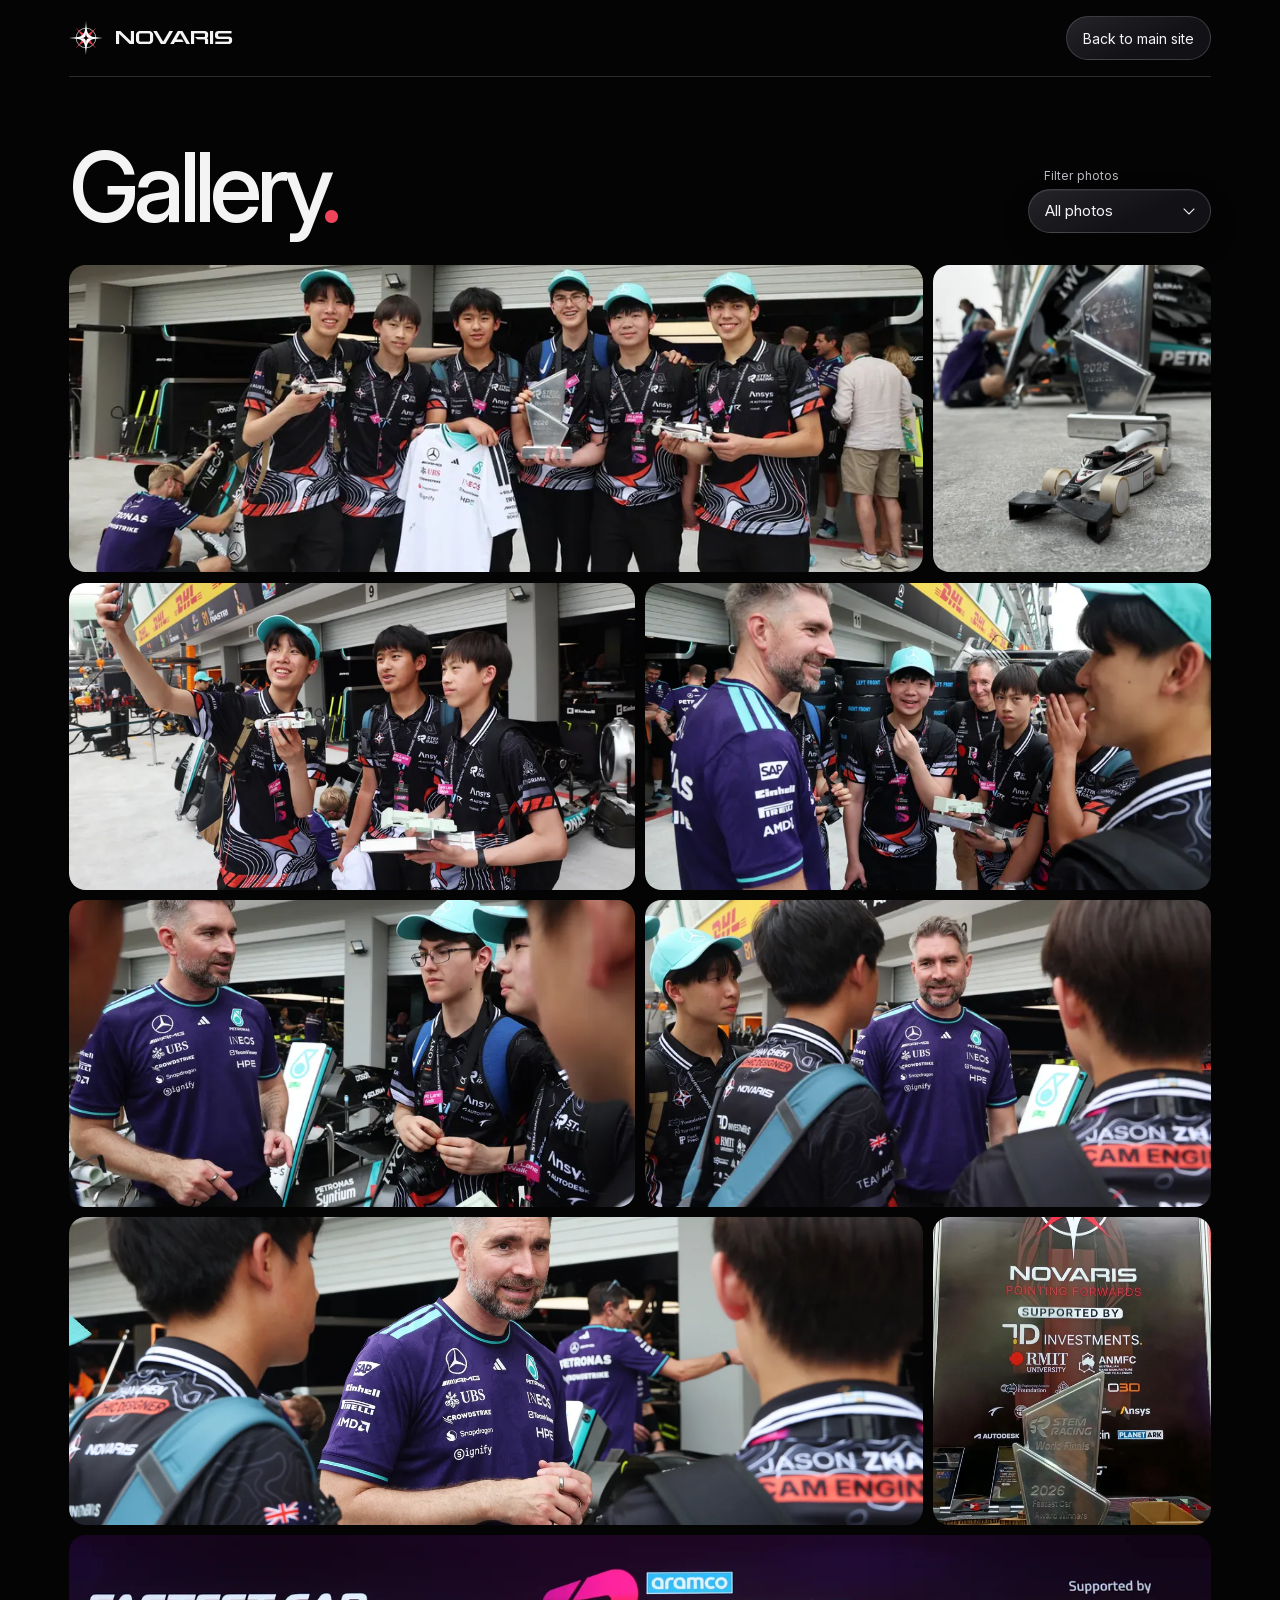
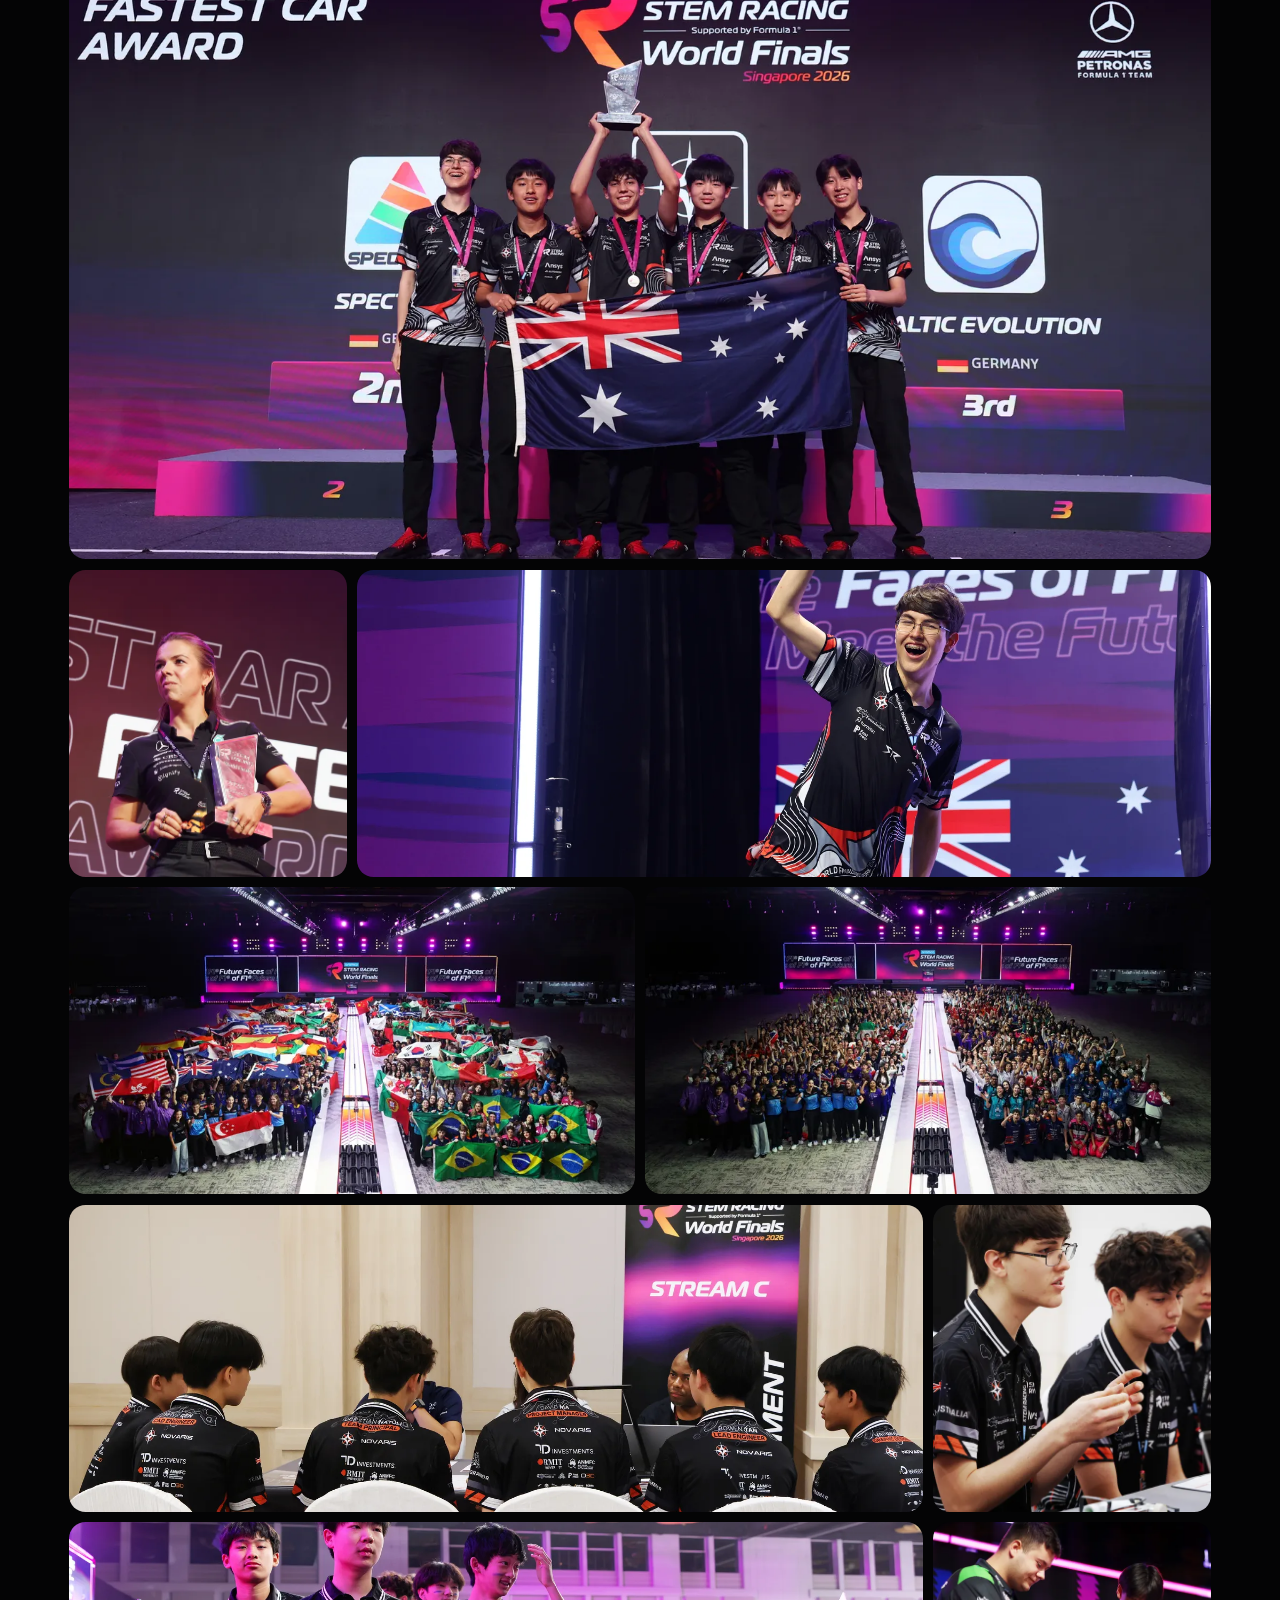
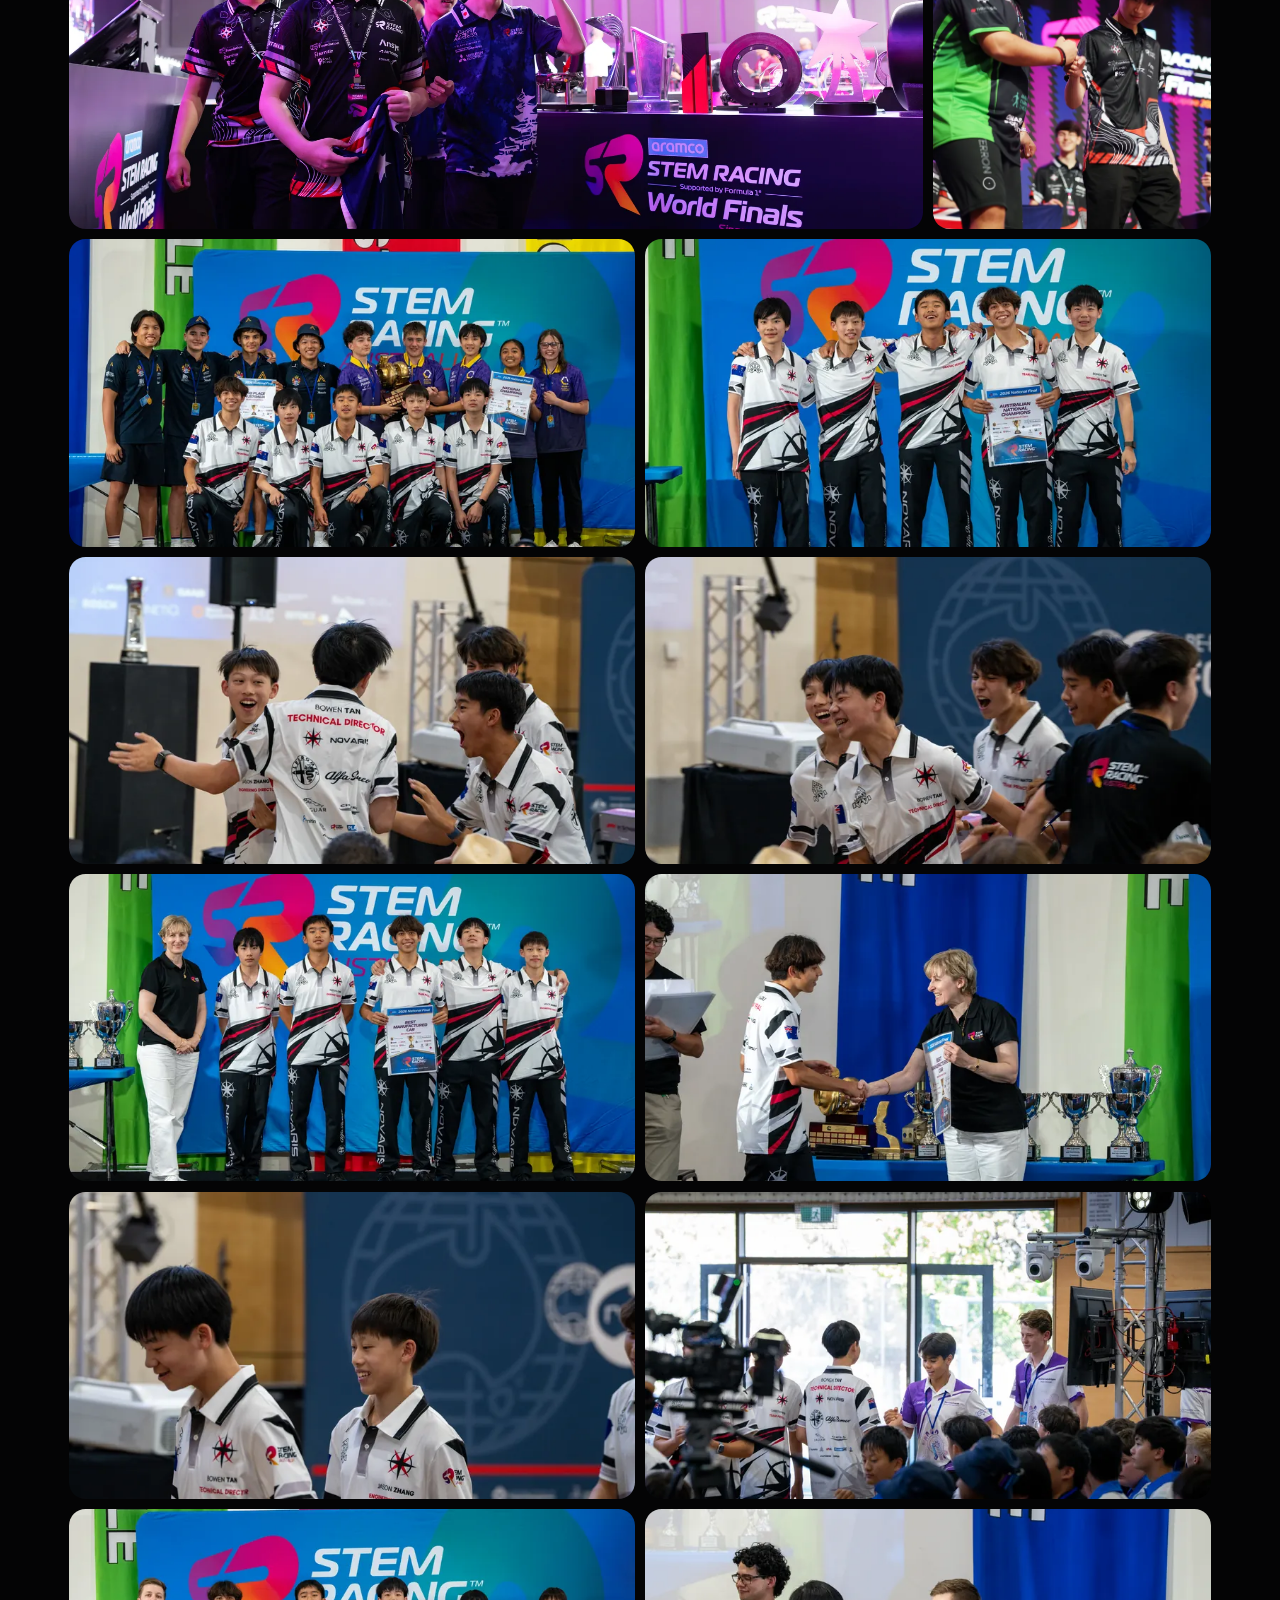
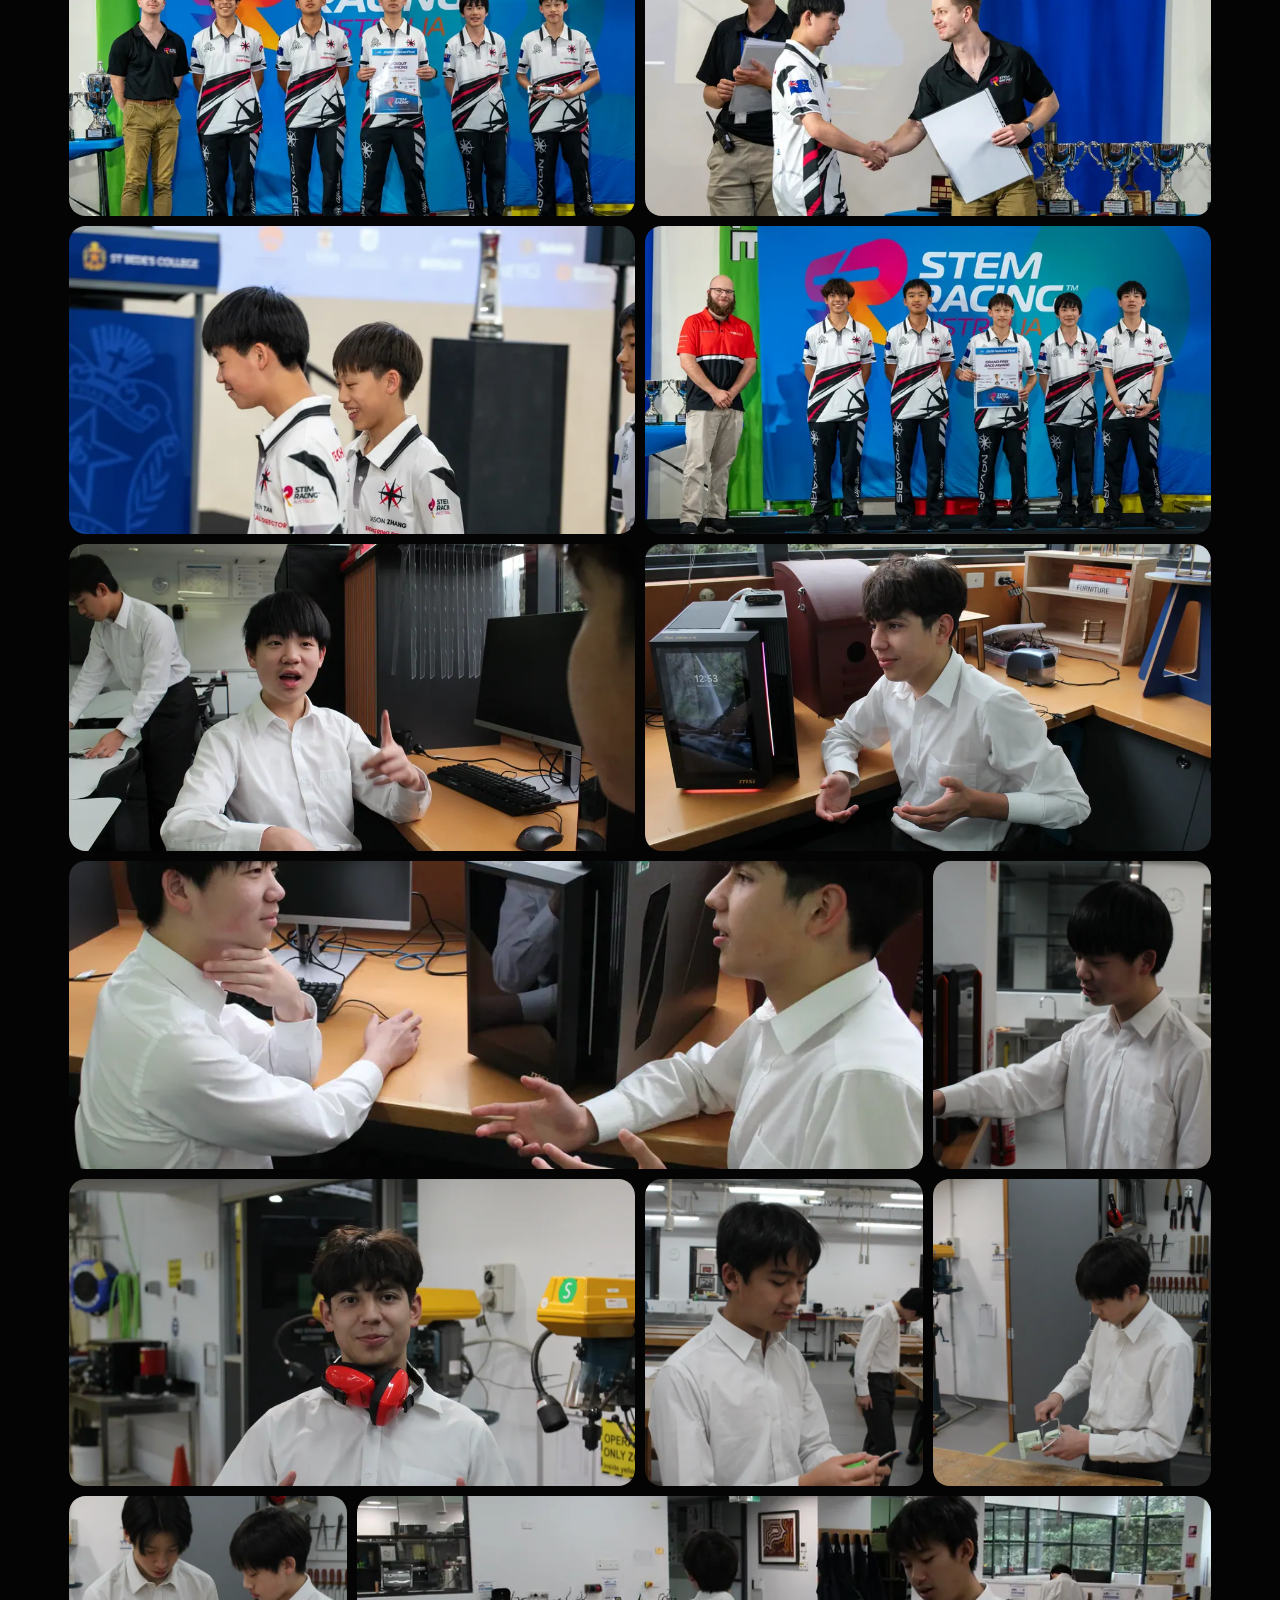
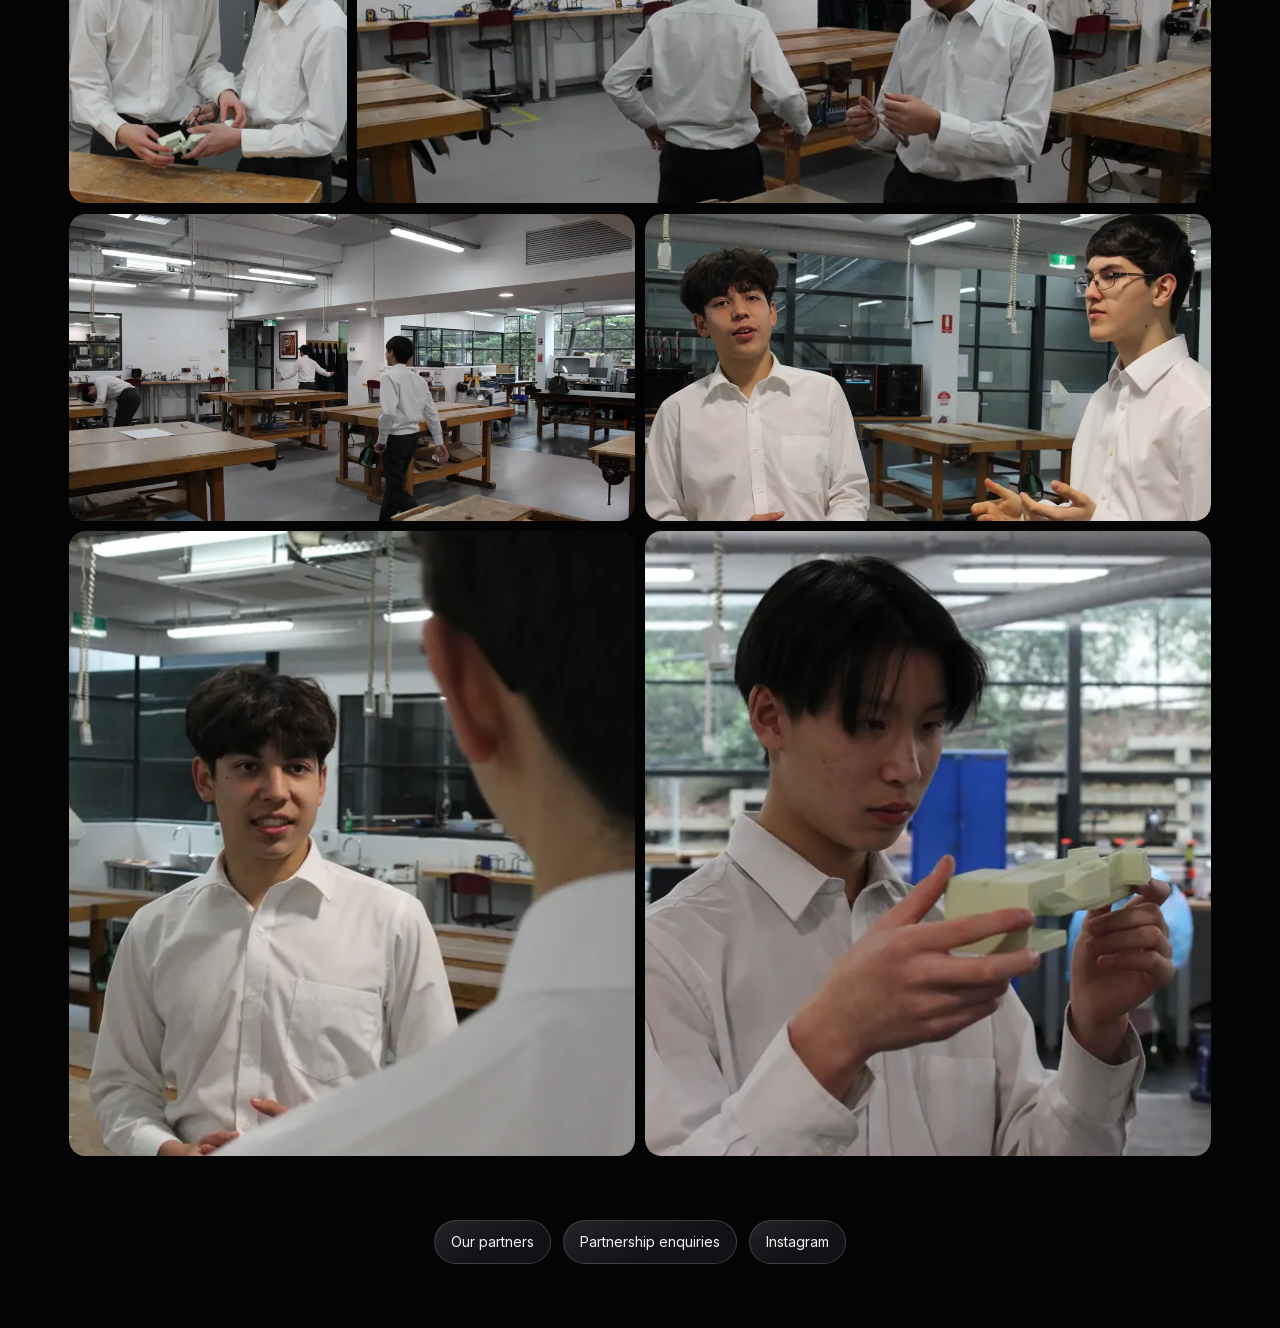
<file: gallery.html>
<!doctype html>
<html lang="en-AU">
<head>
  <meta charset="utf-8">
  <meta name="viewport" content="width=device-width, initial-scale=1">
  <meta name="theme-color" content="#040405">
  <meta name="description" content="Photos of Novaris at the 2026 STEM Racing World Finals in Singapore and Australian National Finals, plus the team workshop at Trinity Grammar School.">
  <!-- Link previews (Instagram, Messenger, LinkedIn, iMessage…). Images need full https:// addresses. -->
  <meta property="og:type" content="website">
  <meta property="og:url" content="https://team-novaris.com/gallery.html">
  <link rel="canonical" href="https://team-novaris.com/gallery.html">
  <meta property="og:site_name" content="Novaris">
  <meta property="og:title" content="2026 STEM Racing World Finals &amp; Nationals Photos | Novaris">
  <meta property="og:description" content="Photos of Novaris at the 2026 STEM Racing World Finals in Singapore and Australian National Finals, plus the team workshop at Trinity Grammar School.">
  <meta property="og:image" content="https://team-novaris.com/assets/share.jpg">
  <meta property="og:image:width" content="1200">
  <meta property="og:image:height" content="630">
  <meta property="og:image:alt" content="The Novaris team raises the Fastest Car trophy on stage at the 2026 STEM Racing World Finals in Singapore.">
  <meta name="twitter:card" content="summary_large_image">
  <meta name="robots" content="max-image-preview:large">
  <title>2026 STEM Racing World Finals &amp; Nationals Photos | Novaris</title>
  <link rel="icon" href="assets/novaris.svg" type="image/svg+xml">
  <link rel="apple-touch-icon" href="assets/novaris-logo-512.png">
  <link rel="stylesheet" href="site.css?v=team-focus">
  <link rel="stylesheet" href="page-loader.css">
  <link rel="stylesheet" href="gallery.css?v=seo-fixes-2">
  <script src="starfield.js?v=page-loader" defer></script>
  <script src="gallery.js?v=viewer-alt" type="module"></script>
  <noscript><style>.photo-grid img[data-opening-preview] { display: none; }</style></noscript>
  <!-- Structured data: tells search engines who the team is. Keep it in step with the visible page text. -->
  <script type="application/ld+json">
  {
    "@context": "https://schema.org",
    "@graph": [
      {
        "@type": "ImageGallery",
        "@id": "https://team-novaris.com/gallery.html#page",
        "url": "https://team-novaris.com/gallery.html",
        "name": "2026 STEM Racing World Finals & Nationals Photos | Novaris",
        "description": "42 photos from the Novaris workshop at Trinity Grammar School, the 2026 Australian National Finals and the 2026 STEM Racing World Finals in Singapore.",
        "inLanguage": "en-AU",
        "isPartOf": {
          "@id": "https://team-novaris.com/#website"
        },
        "about": {
          "@id": "https://team-novaris.com/#team"
        },
        "breadcrumb": {
          "@id": "https://team-novaris.com/gallery.html#breadcrumb"
        },
        "hasPart": [
          {
            "@type": "ImageObject",
            "contentUrl": "https://team-novaris.com/assets/gallery/garage-team.webp",
            "thumbnailUrl": "https://team-novaris.com/assets/gallery/garage-team-preview.webp",
            "caption": "Novaris outside the Mercedes garage with a team shirt, model cars and a trophy."
          },
          {
            "@type": "ImageObject",
            "contentUrl": "https://team-novaris.com/assets/gallery/pit-lane.webp",
            "thumbnailUrl": "https://team-novaris.com/assets/gallery/pit-lane-preview.webp",
            "caption": "The Novaris car and trophy on the garage floor beside a full-size race car."
          },
          {
            "@type": "ImageObject",
            "contentUrl": "https://team-novaris.com/assets/gallery/mercedes-selfie.webp",
            "thumbnailUrl": "https://team-novaris.com/assets/gallery/mercedes-selfie-preview.webp",
            "caption": "Three Novaris teammates taking a pit-lane selfie with their model cars."
          },
          {
            "@type": "ImageObject",
            "contentUrl": "https://team-novaris.com/assets/gallery/mercedes-conversation.webp",
            "thumbnailUrl": "https://team-novaris.com/assets/gallery/mercedes-conversation-preview.webp",
            "caption": "Novaris talking with a Mercedes team member and showing a car prototype in pit lane."
          },
          {
            "@type": "ImageObject",
            "contentUrl": "https://team-novaris.com/assets/gallery/mercedes-car-chat.webp",
            "thumbnailUrl": "https://team-novaris.com/assets/gallery/mercedes-car-chat-preview.webp",
            "caption": "A Mercedes team member talking with Novaris beside the Formula 1 car."
          },
          {
            "@type": "ImageObject",
            "contentUrl": "https://team-novaris.com/assets/gallery/mercedes-team-briefing.webp",
            "thumbnailUrl": "https://team-novaris.com/assets/gallery/mercedes-team-briefing-preview.webp",
            "caption": "Novaris listening to a Mercedes team member outside the garage."
          },
          {
            "@type": "ImageObject",
            "contentUrl": "https://team-novaris.com/assets/gallery/mercedes-garage-talk.webp",
            "thumbnailUrl": "https://team-novaris.com/assets/gallery/mercedes-garage-talk-preview.webp",
            "caption": "Novaris meeting a Mercedes team member near the garage entrance."
          },
          {
            "@type": "ImageObject",
            "contentUrl": "https://team-novaris.com/assets/gallery/trophy-display.webp",
            "thumbnailUrl": "https://team-novaris.com/assets/gallery/trophy-display-preview.webp",
            "caption": "The Fastest Car trophy on display in front of the Novaris banner."
          },
          {
            "@type": "ImageObject",
            "contentUrl": "https://team-novaris.com/assets/gallery/world-finals.webp",
            "thumbnailUrl": "https://team-novaris.com/assets/gallery/world-finals-preview.webp",
            "caption": "Novaris raising the Fastest Car trophy and the Australian flag on stage in Singapore."
          },
          {
            "@type": "ImageObject",
            "contentUrl": "https://team-novaris.com/assets/gallery/fastest-car-presenter.webp",
            "thumbnailUrl": "https://team-novaris.com/assets/gallery/fastest-car-presenter-preview.webp",
            "caption": "A Mercedes team representative holding the Fastest Car trophy on stage."
          },
          {
            "@type": "ImageObject",
            "contentUrl": "https://team-novaris.com/assets/gallery/australia-roll-call.webp",
            "thumbnailUrl": "https://team-novaris.com/assets/gallery/australia-roll-call-preview.webp",
            "caption": "A Novaris teammate raises a fist on stage in front of the Australian flag."
          },
          {
            "@type": "ImageObject",
            "contentUrl": "https://team-novaris.com/assets/gallery/world-finals-flags.webp",
            "thumbnailUrl": "https://team-novaris.com/assets/gallery/world-finals-flags-preview.webp",
            "caption": "World Finals competitors holding national flags on both sides of the track."
          },
          {
            "@type": "ImageObject",
            "contentUrl": "https://team-novaris.com/assets/gallery/world-finals-group.webp",
            "thumbnailUrl": "https://team-novaris.com/assets/gallery/world-finals-group-preview.webp",
            "caption": "World Finals competitors cheering together around the track."
          },
          {
            "@type": "ImageObject",
            "contentUrl": "https://team-novaris.com/assets/gallery/project-management.webp",
            "thumbnailUrl": "https://team-novaris.com/assets/gallery/project-management-preview.webp",
            "caption": "Novaris sitting across from the project management judges at the World Finals."
          },
          {
            "@type": "ImageObject",
            "contentUrl": "https://team-novaris.com/assets/gallery/design-engineering.webp",
            "thumbnailUrl": "https://team-novaris.com/assets/gallery/design-engineering-preview.webp",
            "caption": "Novaris explaining the design of Redshift during World Finals judging."
          },
          {
            "@type": "ImageObject",
            "contentUrl": "https://team-novaris.com/assets/gallery/racing-walk.webp",
            "thumbnailUrl": "https://team-novaris.com/assets/gallery/racing-walk-preview.webp",
            "caption": "Novaris and fellow competitors walking past the World Finals trophies."
          },
          {
            "@type": "ImageObject",
            "contentUrl": "https://team-novaris.com/assets/gallery/racing-fist-bump.webp",
            "thumbnailUrl": "https://team-novaris.com/assets/gallery/racing-fist-bump-preview.webp",
            "caption": "A Novaris teammate fist-bumps a fellow competitor at the World Finals."
          },
          {
            "@type": "ImageObject",
            "contentUrl": "https://team-novaris.com/assets/gallery/awards-day3-171.webp",
            "thumbnailUrl": "https://team-novaris.com/assets/gallery/awards-day3-171-preview.webp",
            "caption": "Novaris kneels in front of fellow STEM Racing teams holding certificates and trophies."
          },
          {
            "@type": "ImageObject",
            "contentUrl": "https://team-novaris.com/assets/gallery/awards-day3-160.webp",
            "thumbnailUrl": "https://team-novaris.com/assets/gallery/awards-day3-160-preview.webp",
            "caption": "Five Novaris teammates pose with their arms around one another and a certificate at centre."
          },
          {
            "@type": "ImageObject",
            "contentUrl": "https://team-novaris.com/assets/gallery/awards-day3-158.webp",
            "thumbnailUrl": "https://team-novaris.com/assets/gallery/awards-day3-158-preview.webp",
            "caption": "Novaris teammates turn toward one another while celebrating near the stage."
          },
          {
            "@type": "ImageObject",
            "contentUrl": "https://team-novaris.com/assets/gallery/awards-day3-157.webp",
            "thumbnailUrl": "https://team-novaris.com/assets/gallery/awards-day3-157-preview.webp",
            "caption": "Novaris teammates cheer as they walk past the audience."
          },
          {
            "@type": "ImageObject",
            "contentUrl": "https://team-novaris.com/assets/gallery/awards-day3-95.webp",
            "thumbnailUrl": "https://team-novaris.com/assets/gallery/awards-day3-95-preview.webp",
            "caption": "Novaris stands with arms around one another beside an awards presenter."
          },
          {
            "@type": "ImageObject",
            "contentUrl": "https://team-novaris.com/assets/gallery/awards-day3-94.webp",
            "thumbnailUrl": "https://team-novaris.com/assets/gallery/awards-day3-94-preview.webp",
            "caption": "A Novaris teammate shakes hands with a presenter holding a certificate in front of the trophy table."
          },
          {
            "@type": "ImageObject",
            "contentUrl": "https://team-novaris.com/assets/gallery/awards-day3-93.webp",
            "thumbnailUrl": "https://team-novaris.com/assets/gallery/awards-day3-93-preview.webp",
            "caption": "Two Novaris teammates smile as they walk past the blue event signage."
          },
          {
            "@type": "ImageObject",
            "contentUrl": "https://team-novaris.com/assets/gallery/awards-day3-81.webp",
            "thumbnailUrl": "https://team-novaris.com/assets/gallery/awards-day3-81-preview.webp",
            "caption": "Novaris teammates walk past the seated audience and a camera rig at the awards ceremony."
          },
          {
            "@type": "ImageObject",
            "contentUrl": "https://team-novaris.com/assets/gallery/awards-day3-80.webp",
            "thumbnailUrl": "https://team-novaris.com/assets/gallery/awards-day3-80-preview.webp",
            "caption": "Novaris poses with a certificate and an awards presenter against the blue STEM Racing backdrop."
          },
          {
            "@type": "ImageObject",
            "contentUrl": "https://team-novaris.com/assets/gallery/awards-day3-79.webp",
            "thumbnailUrl": "https://team-novaris.com/assets/gallery/awards-day3-79-preview.webp",
            "caption": "A Novaris teammate shakes hands with a presenter beside a row of trophies."
          },
          {
            "@type": "ImageObject",
            "contentUrl": "https://team-novaris.com/assets/gallery/awards-day3-78.webp",
            "thumbnailUrl": "https://team-novaris.com/assets/gallery/awards-day3-78-preview.webp",
            "caption": "Two Novaris teammates walk past a trophy on a pedestal."
          },
          {
            "@type": "ImageObject",
            "contentUrl": "https://team-novaris.com/assets/gallery/awards-day3-67.webp",
            "thumbnailUrl": "https://team-novaris.com/assets/gallery/awards-day3-67-preview.webp",
            "caption": "Five Novaris teammates pose with a certificate beside a presenter in a red shirt."
          },
          {
            "@type": "ImageObject",
            "contentUrl": "https://team-novaris.com/assets/gallery/design-station.webp",
            "thumbnailUrl": "https://team-novaris.com/assets/gallery/design-station-preview.webp",
            "caption": "A teammate gesturing from his chair at the design station."
          },
          {
            "@type": "ImageObject",
            "contentUrl": "https://team-novaris.com/assets/gallery/computer-station.webp",
            "thumbnailUrl": "https://team-novaris.com/assets/gallery/computer-station-preview.webp",
            "caption": "A teammate discussing a design at a computer station."
          },
          {
            "@type": "ImageObject",
            "contentUrl": "https://team-novaris.com/assets/gallery/computer-team.webp",
            "thumbnailUrl": "https://team-novaris.com/assets/gallery/computer-team-preview.webp",
            "caption": "Two teammates sharing ideas beside a desktop computer."
          },
          {
            "@type": "ImageObject",
            "contentUrl": "https://team-novaris.com/assets/gallery/at-the-bench.webp",
            "thumbnailUrl": "https://team-novaris.com/assets/gallery/at-the-bench-preview.webp",
            "caption": "A teammate reaching across a workstation."
          },
          {
            "@type": "ImageObject",
            "contentUrl": "https://team-novaris.com/assets/gallery/hearing-protection.webp",
            "thumbnailUrl": "https://team-novaris.com/assets/gallery/hearing-protection-preview.webp",
            "caption": "A teammate wearing red ear defenders around his neck in the workshop."
          },
          {
            "@type": "ImageObject",
            "contentUrl": "https://team-novaris.com/assets/gallery/component-check.webp",
            "thumbnailUrl": "https://team-novaris.com/assets/gallery/component-check-preview.webp",
            "caption": "A teammate looking down at a small component in his hands."
          },
          {
            "@type": "ImageObject",
            "contentUrl": "https://team-novaris.com/assets/gallery/bench-assembly.webp",
            "thumbnailUrl": "https://team-novaris.com/assets/gallery/bench-assembly-preview.webp",
            "caption": "A teammate adjusting a green model on the workbench."
          },
          {
            "@type": "ImageObject",
            "contentUrl": "https://team-novaris.com/assets/gallery/workbench-team.webp",
            "thumbnailUrl": "https://team-novaris.com/assets/gallery/workbench-team-preview.webp",
            "caption": "Two teammates working on a model together at a wooden bench."
          },
          {
            "@type": "ImageObject",
            "contentUrl": "https://team-novaris.com/assets/gallery/workshop-plans.webp",
            "thumbnailUrl": "https://team-novaris.com/assets/gallery/workshop-plans-preview.webp",
            "caption": "Team members reviewing their work around a workshop bench."
          },
          {
            "@type": "ImageObject",
            "contentUrl": "https://team-novaris.com/assets/gallery/workshop-floor.webp",
            "thumbnailUrl": "https://team-novaris.com/assets/gallery/workshop-floor-preview.webp",
            "caption": "A wide view across the benches and equipment in the school workshop."
          },
          {
            "@type": "ImageObject",
            "contentUrl": "https://team-novaris.com/assets/gallery/design-discussion.webp",
            "thumbnailUrl": "https://team-novaris.com/assets/gallery/design-discussion-preview.webp",
            "caption": "Two teammates discussing a component in the workshop."
          },
          {
            "@type": "ImageObject",
            "contentUrl": "https://team-novaris.com/assets/gallery/workshop-conversation.webp",
            "thumbnailUrl": "https://team-novaris.com/assets/gallery/workshop-conversation-preview.webp",
            "caption": "A workshop conversation seen over a teammate’s shoulder."
          },
          {
            "@type": "ImageObject",
            "contentUrl": "https://team-novaris.com/assets/gallery/model-inspection.webp",
            "thumbnailUrl": "https://team-novaris.com/assets/gallery/model-inspection-preview.webp",
            "caption": "A teammate holding a green car model at eye level to inspect its profile."
          }
        ]
      },
      {
        "@type": "BreadcrumbList",
        "@id": "https://team-novaris.com/gallery.html#breadcrumb",
        "itemListElement": [
          {
            "@type": "ListItem",
            "position": 1,
            "name": "Novaris",
            "item": "https://team-novaris.com/"
          },
          {
            "@type": "ListItem",
            "position": 2,
            "name": "Gallery",
            "item": "https://team-novaris.com/gallery.html"
          }
        ]
      }
    ]
  }
  </script>
</head>
<body class="gallery-page">
  <div class="page-loader" hidden>
    <canvas class="starfield" aria-hidden="true"></canvas>
    <div class="page-loader-content">
      <svg class="page-loader-logo" viewBox="0 0 130.29 130.29" aria-hidden="true">
        <circle class="page-loader-track" cx="65.15" cy="65.15" r="37.67"/>
        <circle class="page-loader-fill" cx="65.15" cy="65.15" r="37.67" pathLength="100" transform="rotate(-90 65.15 65.15)"/>
        <image href="assets/novaris-mark.svg" width="130.29" height="130.29"/>
      </svg>
      <p class="page-loader-percent" role="progressbar" aria-label="Loading gallery previews" aria-valuenow="0">0%</p>
    </div>
  </div>
  <a class="skip" href="#photos">Skip to photos</a>
  <header class="gallery-header wrap">
    <a class="brand" href="./#top" aria-label="Novaris home"><img src="assets/novaris.svg" width="34" height="34" alt=""><span>NOVARIS</span></a>
    <a class="footer-link glass pill" href="./#gallery">Back to main site</a>
  </header>
  <main id="photos" class="wrap gallery-main">
    <div class="gallery-heading">
      <h1>Gallery<span>.</span></h1>
      <div class="gallery-overview">
        <p id="gallery-summary" class="visually-hidden" role="status"></p>
        <div class="picker" hidden>
          <label for="competition">Filter photos</label>
          <div class="gallery-filter-control">
            <select id="competition" class="glass pill" aria-controls="gallery-grid">
              <option value="">All photos</option>
              <option value="world-finals-2026">2026 World Finals</option>
              <option value="nationals-2026">2026 Nationals</option>
              <option value="workshop">Workshop</option>
            </select>
          </div>
        </div>
      </div>
    </div>
    <div id="gallery-grid" class="photo-grid">
      <!-- World Finals, newest first. Undated trophy and racing photos are grouped by scene. -->
      <a class="wide" href="assets/gallery/garage-team.webp" data-category="world-finals-2026">
        <img data-opening-preview="assets/gallery/garage-team-thumb.webp 960w, assets/gallery/garage-team-preview.webp 1600w"
          width="1600" height="834" alt="Novaris outside the Mercedes garage with a team shirt, model cars and a trophy." decoding="async">
        <noscript><img src="assets/gallery/garage-team-thumb.webp" width="960" height="501" alt="Novaris outside the Mercedes garage with a team shirt, model cars and a trophy."></noscript>
      </a>
      <a class="portrait mobile-wide" href="assets/gallery/pit-lane.webp" data-category="world-finals-2026">
        <img data-opening-preview="assets/gallery/pit-lane-thumb.webp 637w, assets/gallery/pit-lane-preview.webp 961w"
          width="961" height="1282" alt="The Novaris car and trophy on the garage floor beside a full-size race car." decoding="async">
        <noscript><img src="assets/gallery/pit-lane-thumb.webp" width="637" height="850" alt="The Novaris car and trophy on the garage floor beside a full-size race car."></noscript>
      </a>
      <a href="assets/gallery/mercedes-selfie.webp" data-category="world-finals-2026">
        <img src="assets/gallery/mercedes-selfie-preview.webp"
          srcset="assets/gallery/mercedes-selfie-thumb.webp 800w, assets/gallery/mercedes-selfie-preview.webp 1600w"
          sizes="auto, (max-width: 620px) 90vw, min(45vw, 53rem)"
          width="1600" height="1067" alt="Three Novaris teammates taking a pit-lane selfie with their model cars." loading="lazy" decoding="async">
      </a>
      <a href="assets/gallery/mercedes-conversation.webp" data-category="world-finals-2026">
        <img src="assets/gallery/mercedes-conversation-preview.webp"
          srcset="assets/gallery/mercedes-conversation-thumb.webp 800w, assets/gallery/mercedes-conversation-preview.webp 1600w"
          sizes="auto, (max-width: 620px) 90vw, min(45vw, 53rem)"
          width="1600" height="1067" alt="Novaris talking with a Mercedes team member and showing a car prototype in pit lane." loading="lazy" decoding="async">
      </a>
      <a href="assets/gallery/mercedes-car-chat.webp" data-category="world-finals-2026">
        <img src="assets/gallery/mercedes-car-chat-preview.webp"
          srcset="assets/gallery/mercedes-car-chat-thumb.webp 800w, assets/gallery/mercedes-car-chat-preview.webp 1600w"
          sizes="auto, (max-width: 620px) 90vw, min(45vw, 53rem)"
          width="1600" height="1067" alt="A Mercedes team member talking with Novaris beside the Formula 1 car." loading="lazy" decoding="async">
      </a>
      <a href="assets/gallery/mercedes-team-briefing.webp" data-category="world-finals-2026">
        <img src="assets/gallery/mercedes-team-briefing-preview.webp"
          srcset="assets/gallery/mercedes-team-briefing-thumb.webp 800w, assets/gallery/mercedes-team-briefing-preview.webp 1600w"
          sizes="auto, (max-width: 620px) 90vw, min(45vw, 53rem)"
          width="1600" height="1067" alt="Novaris listening to a Mercedes team member outside the garage." loading="lazy" decoding="async">
      </a>
      <a class="wide" href="assets/gallery/mercedes-garage-talk.webp" data-category="world-finals-2026">
        <img src="assets/gallery/mercedes-garage-talk-preview.webp"
          srcset="assets/gallery/mercedes-garage-talk-thumb.webp 800w, assets/gallery/mercedes-garage-talk-preview.webp 1600w"
          sizes="auto, (max-width: 620px) 90vw, min(67vw, 79.5rem)"
          width="1600" height="1067" alt="Novaris meeting a Mercedes team member near the garage entrance." loading="lazy" decoding="async">
      </a>
      <a class="portrait mobile-wide" href="assets/gallery/trophy-display.webp" data-category="world-finals-2026">
        <img src="assets/gallery/trophy-display-preview.webp"
          srcset="assets/gallery/trophy-display-thumb.webp 525w, assets/gallery/trophy-display-preview.webp 889w"
          sizes="auto, (max-width: 620px) 90vw, min(23vw, 26.5rem)"
          width="889" height="1440" alt="The Fastest Car trophy on display in front of the Novaris banner." loading="lazy" decoding="async">
      </a>
      <a class="finals-photo" href="assets/gallery/world-finals.webp" data-category="world-finals-2026">
        <img src="assets/gallery/world-finals-preview.webp"
          srcset="assets/gallery/world-finals-thumb.webp 960w, assets/gallery/world-finals-preview.webp 1600w"
          sizes="auto, (max-width: 620px) 90vw, min(89vw, 106rem)"
          width="1600" height="1067" alt="Novaris raising the Fastest Car trophy and the Australian flag on stage in Singapore." loading="lazy" decoding="async">
      </a>
      <a class="portrait mobile-wide" href="assets/gallery/fastest-car-presenter.webp" data-category="world-finals-2026">
        <img src="assets/gallery/fastest-car-presenter-preview.webp"
          srcset="assets/gallery/fastest-car-presenter-thumb.webp 567w, assets/gallery/fastest-car-presenter-preview.webp 960w"
          sizes="auto, (max-width: 620px) 90vw, min(23vw, 26.5rem)"
          width="960" height="1440" alt="A Mercedes team representative holding the Fastest Car trophy on stage." loading="lazy" decoding="async">
      </a>
      <a class="wide" href="assets/gallery/australia-roll-call.webp" data-category="world-finals-2026">
        <img src="assets/gallery/australia-roll-call-preview.webp"
          srcset="assets/gallery/australia-roll-call-thumb.webp 800w, assets/gallery/australia-roll-call-preview.webp 1600w"
          sizes="auto, (max-width: 620px) 90vw, min(67vw, 79.5rem)"
          width="1600" height="1067" alt="A Novaris teammate raises a fist on stage in front of the Australian flag." loading="lazy" decoding="async">
      </a>
      <a href="assets/gallery/world-finals-flags.webp" data-category="world-finals-2026">
        <img src="assets/gallery/world-finals-flags-preview.webp"
          srcset="assets/gallery/world-finals-flags-thumb.webp 800w, assets/gallery/world-finals-flags-preview.webp 1600w"
          sizes="auto, (max-width: 620px) 90vw, min(45vw, 53rem)"
          width="1600" height="1067" alt="World Finals competitors holding national flags on both sides of the track." loading="lazy" decoding="async">
      </a>
      <a href="assets/gallery/world-finals-group.webp" data-category="world-finals-2026">
        <img src="assets/gallery/world-finals-group-preview.webp"
          srcset="assets/gallery/world-finals-group-thumb.webp 800w, assets/gallery/world-finals-group-preview.webp 1600w"
          sizes="auto, (max-width: 620px) 90vw, min(45vw, 53rem)"
          width="1600" height="1067" alt="World Finals competitors cheering together around the track." loading="lazy" decoding="async">
      </a>
      <a class="wide" href="assets/gallery/project-management.webp" data-category="world-finals-2026">
        <img src="assets/gallery/project-management-preview.webp"
          srcset="assets/gallery/project-management-thumb.webp 800w, assets/gallery/project-management-preview.webp 1600w"
          sizes="auto, (max-width: 620px) 90vw, min(67vw, 79.5rem)"
          width="1600" height="1067" alt="Novaris sitting across from the project management judges at the World Finals." loading="lazy" decoding="async">
      </a>
      <a class="portrait mobile-wide" href="assets/gallery/design-engineering.webp" data-category="world-finals-2026" data-caption="Our project manager acing his interview">
        <img src="assets/gallery/design-engineering-preview.webp"
          srcset="assets/gallery/design-engineering-thumb.webp 567w, assets/gallery/design-engineering-preview.webp 960w"
          sizes="auto, (max-width: 620px) 90vw, min(23vw, 26.5rem)"
          width="960" height="1440" alt="Novaris explaining the design of Redshift during World Finals judging." loading="lazy" decoding="async">
      </a>
      <a class="wide" href="assets/gallery/racing-walk.webp" data-category="world-finals-2026">
        <img src="assets/gallery/racing-walk-preview.webp"
          srcset="assets/gallery/racing-walk-thumb.webp 800w, assets/gallery/racing-walk-preview.webp 1600w"
          sizes="auto, (max-width: 620px) 90vw, min(67vw, 79.5rem)"
          width="1600" height="1067" alt="Novaris and fellow competitors walking past the World Finals trophies." loading="lazy" decoding="async">
      </a>
      <a class="portrait mobile-wide" href="assets/gallery/racing-fist-bump.webp" data-category="world-finals-2026">
        <img src="assets/gallery/racing-fist-bump-preview.webp"
          srcset="assets/gallery/racing-fist-bump-thumb.webp 567w, assets/gallery/racing-fist-bump-preview.webp 960w"
          sizes="auto, (max-width: 620px) 90vw, min(23vw, 26.5rem)"
          width="960" height="1440" alt="A Novaris teammate fist-bumps a fellow competitor at the World Finals." loading="lazy" decoding="async">
      </a>
      <!-- 2026 Nationals, newest first by original capture time. -->
      <a href="assets/gallery/awards-day3-171.webp" data-category="nationals-2026">
        <img src="assets/gallery/awards-day3-171-preview.webp"
          srcset="assets/gallery/awards-day3-171-thumb.webp 800w, assets/gallery/awards-day3-171-preview.webp 1600w"
          sizes="auto, (max-width: 620px) 90vw, min(45vw, 53rem)"
          width="1600" height="1066" alt="Novaris kneels in front of fellow STEM Racing teams holding certificates and trophies." loading="lazy" decoding="async">
      </a>
      <a href="assets/gallery/awards-day3-160.webp" data-category="nationals-2026">
        <img src="assets/gallery/awards-day3-160-preview.webp"
          srcset="assets/gallery/awards-day3-160-thumb.webp 800w, assets/gallery/awards-day3-160-preview.webp 1600w"
          sizes="auto, (max-width: 620px) 90vw, min(45vw, 53rem)"
          width="1600" height="1067" alt="Five Novaris teammates pose with their arms around one another and a certificate at centre." loading="lazy" decoding="async">
      </a>
      <a href="assets/gallery/awards-day3-158.webp" data-category="nationals-2026">
        <img src="assets/gallery/awards-day3-158-preview.webp"
          srcset="assets/gallery/awards-day3-158-thumb.webp 800w, assets/gallery/awards-day3-158-preview.webp 1600w"
          sizes="auto, (max-width: 620px) 90vw, min(45vw, 53rem)"
          width="1600" height="1067" alt="Novaris teammates turn toward one another while celebrating near the stage." loading="lazy" decoding="async">
      </a>
      <a href="assets/gallery/awards-day3-157.webp" data-category="nationals-2026">
        <img src="assets/gallery/awards-day3-157-preview.webp"
          srcset="assets/gallery/awards-day3-157-thumb.webp 800w, assets/gallery/awards-day3-157-preview.webp 1600w"
          sizes="auto, (max-width: 620px) 90vw, min(45vw, 53rem)"
          width="1600" height="1067" alt="Novaris teammates cheer as they walk past the audience." loading="lazy" decoding="async">
      </a>
      <a href="assets/gallery/awards-day3-95.webp" data-category="nationals-2026">
        <img src="assets/gallery/awards-day3-95-preview.webp"
          srcset="assets/gallery/awards-day3-95-thumb.webp 800w, assets/gallery/awards-day3-95-preview.webp 1600w"
          sizes="auto, (max-width: 620px) 90vw, min(45vw, 53rem)"
          width="1600" height="1066" alt="Novaris stands with arms around one another beside an awards presenter." loading="lazy" decoding="async">
      </a>
      <a href="assets/gallery/awards-day3-94.webp" data-category="nationals-2026">
        <img src="assets/gallery/awards-day3-94-preview.webp"
          srcset="assets/gallery/awards-day3-94-thumb.webp 800w, assets/gallery/awards-day3-94-preview.webp 1600w"
          sizes="auto, (max-width: 620px) 90vw, min(45vw, 53rem)"
          width="1600" height="1067" alt="A Novaris teammate shakes hands with a presenter holding a certificate in front of the trophy table." loading="lazy" decoding="async">
      </a>
      <a href="assets/gallery/awards-day3-93.webp" data-category="nationals-2026">
        <img src="assets/gallery/awards-day3-93-preview.webp"
          srcset="assets/gallery/awards-day3-93-thumb.webp 800w, assets/gallery/awards-day3-93-preview.webp 1600w"
          sizes="auto, (max-width: 620px) 90vw, min(45vw, 53rem)"
          width="1600" height="1067" alt="Two Novaris teammates smile as they walk past the blue event signage." loading="lazy" decoding="async">
      </a>
      <a href="assets/gallery/awards-day3-81.webp" data-category="nationals-2026">
        <img src="assets/gallery/awards-day3-81-preview.webp"
          srcset="assets/gallery/awards-day3-81-thumb.webp 800w, assets/gallery/awards-day3-81-preview.webp 1600w"
          sizes="auto, (max-width: 620px) 90vw, min(45vw, 53rem)"
          width="1600" height="1067" alt="Novaris teammates walk past the seated audience and a camera rig at the awards ceremony." loading="lazy" decoding="async">
      </a>
      <a href="assets/gallery/awards-day3-80.webp" data-category="nationals-2026">
        <img src="assets/gallery/awards-day3-80-preview.webp"
          srcset="assets/gallery/awards-day3-80-thumb.webp 800w, assets/gallery/awards-day3-80-preview.webp 1600w"
          sizes="auto, (max-width: 620px) 90vw, min(45vw, 53rem)"
          width="1600" height="1067" alt="Novaris poses with a certificate and an awards presenter against the blue STEM Racing backdrop." loading="lazy" decoding="async">
      </a>
      <a href="assets/gallery/awards-day3-79.webp" data-category="nationals-2026">
        <img src="assets/gallery/awards-day3-79-preview.webp"
          srcset="assets/gallery/awards-day3-79-thumb.webp 800w, assets/gallery/awards-day3-79-preview.webp 1600w"
          sizes="auto, (max-width: 620px) 90vw, min(45vw, 53rem)"
          width="1600" height="1067" alt="A Novaris teammate shakes hands with a presenter beside a row of trophies." loading="lazy" decoding="async">
      </a>
      <a href="assets/gallery/awards-day3-78.webp" data-category="nationals-2026">
        <img src="assets/gallery/awards-day3-78-preview.webp"
          srcset="assets/gallery/awards-day3-78-thumb.webp 800w, assets/gallery/awards-day3-78-preview.webp 1600w"
          sizes="auto, (max-width: 620px) 90vw, min(45vw, 53rem)"
          width="1600" height="1067" alt="Two Novaris teammates walk past a trophy on a pedestal." loading="lazy" decoding="async">
      </a>
      <a href="assets/gallery/awards-day3-67.webp" data-category="nationals-2026">
        <img src="assets/gallery/awards-day3-67-preview.webp"
          srcset="assets/gallery/awards-day3-67-thumb.webp 800w, assets/gallery/awards-day3-67-preview.webp 1600w"
          sizes="auto, (max-width: 620px) 90vw, min(45vw, 53rem)"
          width="1600" height="1066" alt="Five Novaris teammates pose with a certificate beside a presenter in a red shirt." loading="lazy" decoding="async">
      </a>
      <!-- Workshop photos, sorted by DateTimeOriginal in the June 24 source JPEGs. -->
      <a href="assets/gallery/design-station.webp" data-category="workshop">
        <img src="assets/gallery/design-station-preview.webp"
          srcset="assets/gallery/design-station-thumb.webp 960w, assets/gallery/design-station-preview.webp 1600w"
          sizes="auto, (max-width: 620px) 90vw, min(45vw, 53rem)"
          width="1600" height="1067" alt="A teammate gesturing from his chair at the design station." loading="lazy" decoding="async">
      </a>
      <a href="assets/gallery/computer-station.webp" data-category="workshop">
        <img src="assets/gallery/computer-station-preview.webp"
          srcset="assets/gallery/computer-station-thumb.webp 960w, assets/gallery/computer-station-preview.webp 1600w"
          sizes="auto, (max-width: 620px) 90vw, min(45vw, 53rem)"
          width="1600" height="1067" alt="A teammate discussing a design at a computer station." loading="lazy" decoding="async">
      </a>
      <a class="wide" href="assets/gallery/computer-team.webp" data-category="workshop">
        <img src="assets/gallery/computer-team-preview.webp"
          srcset="assets/gallery/computer-team-thumb.webp 960w, assets/gallery/computer-team-preview.webp 1600w"
          sizes="auto, (max-width: 620px) 90vw, min(67vw, 79.5rem)"
          width="1600" height="1066" alt="Two teammates sharing ideas beside a desktop computer." loading="lazy" decoding="async">
      </a>
      <a class="portrait mobile-wide" href="assets/gallery/at-the-bench.webp" data-category="workshop">
        <img src="assets/gallery/at-the-bench-preview.webp"
          srcset="assets/gallery/at-the-bench-thumb.webp 567w, assets/gallery/at-the-bench-preview.webp 960w"
          sizes="auto, (max-width: 620px) 90vw, min(23vw, 26.5rem)"
          width="960" height="1440" alt="A teammate reaching across a workstation." loading="lazy" decoding="async">
      </a>
      <a href="assets/gallery/hearing-protection.webp" data-category="workshop">
        <img src="assets/gallery/hearing-protection-preview.webp"
          srcset="assets/gallery/hearing-protection-thumb.webp 960w, assets/gallery/hearing-protection-preview.webp 1600w"
          sizes="auto, (max-width: 620px) 90vw, min(45vw, 53rem)"
          width="1600" height="1067" alt="A teammate wearing red ear defenders around his neck in the workshop." loading="lazy" decoding="async">
      </a>
      <a class="portrait" href="assets/gallery/component-check.webp" data-category="workshop">
        <img src="assets/gallery/component-check-preview.webp"
          srcset="assets/gallery/component-check-thumb.webp 567w, assets/gallery/component-check-preview.webp 960w"
          sizes="auto, (max-width: 620px) 45vw, min(23vw, 26.5rem)"
          width="960" height="1440" alt="A teammate looking down at a small component in his hands." loading="lazy" decoding="async">
      </a>
      <a class="portrait" href="assets/gallery/bench-assembly.webp" data-category="workshop">
        <img src="assets/gallery/bench-assembly-preview.webp"
          srcset="assets/gallery/bench-assembly-thumb.webp 567w, assets/gallery/bench-assembly-preview.webp 960w"
          sizes="auto, (max-width: 620px) 45vw, min(23vw, 26.5rem)"
          width="960" height="1440" alt="A teammate adjusting a green model on the workbench." loading="lazy" decoding="async">
      </a>
      <a class="portrait mobile-wide" href="assets/gallery/workbench-team.webp" data-category="workshop">
        <img src="assets/gallery/workbench-team-preview.webp"
          srcset="assets/gallery/workbench-team-thumb.webp 567w, assets/gallery/workbench-team-preview.webp 960w"
          sizes="auto, (max-width: 620px) 90vw, min(23vw, 26.5rem)"
          width="960" height="1440" alt="Two teammates working on a model together at a wooden bench." loading="lazy" decoding="async">
      </a>
      <a class="wide" href="assets/gallery/workshop-plans.webp" data-category="workshop">
        <img src="assets/gallery/workshop-plans-preview.webp"
          srcset="assets/gallery/workshop-plans-thumb.webp 960w, assets/gallery/workshop-plans-preview.webp 1600w"
          sizes="auto, (max-width: 620px) 90vw, min(67vw, 79.5rem)"
          width="1600" height="1067" alt="Team members reviewing their work around a workshop bench." loading="lazy" decoding="async">
      </a>
      <a href="assets/gallery/workshop-floor.webp" data-category="workshop">
        <img src="assets/gallery/workshop-floor-preview.webp"
          srcset="assets/gallery/workshop-floor-thumb.webp 960w, assets/gallery/workshop-floor-preview.webp 1600w"
          sizes="auto, (max-width: 620px) 90vw, min(45vw, 53rem)"
          width="1600" height="1067" alt="A wide view across the benches and equipment in the school workshop." loading="lazy" decoding="async">
      </a>
      <a href="assets/gallery/design-discussion.webp" data-category="workshop">
        <img src="assets/gallery/design-discussion-preview.webp"
          srcset="assets/gallery/design-discussion-thumb.webp 960w, assets/gallery/design-discussion-preview.webp 1600w"
          sizes="auto, (max-width: 620px) 90vw, min(45vw, 53rem)"
          width="1600" height="1067" alt="Two teammates discussing a component in the workshop." loading="lazy" decoding="async">
      </a>
      <a class="portrait portrait-pair" href="assets/gallery/workshop-conversation.webp" data-category="workshop">
        <img src="assets/gallery/workshop-conversation-preview.webp"
          srcset="assets/gallery/workshop-conversation-thumb.webp 567w, assets/gallery/workshop-conversation-preview.webp 960w"
          sizes="auto, (max-width: 620px) 45vw, min(45vw, 53rem)"
          width="960" height="1440" alt="A workshop conversation seen over a teammate’s shoulder." loading="lazy" decoding="async">
      </a>
      <a class="portrait portrait-pair" href="assets/gallery/model-inspection.webp" data-category="workshop">
        <img src="assets/gallery/model-inspection-preview.webp"
          srcset="assets/gallery/model-inspection-thumb.webp 567w, assets/gallery/model-inspection-preview.webp 960w"
          sizes="auto, (max-width: 620px) 45vw, min(45vw, 53rem)"
          width="960" height="1440" alt="A teammate holding a green car model at eye level to inspect its profile." loading="lazy" decoding="async">
      </a>
    </div>
  </main>
  <footer class="gallery-footer wrap">
    <a class="footer-link glass pill" href="./#partners">Our partners</a>
    <a class="footer-link glass pill" href="mailto:partnerships@team-novaris.com">Partnership enquiries</a>
    <a class="footer-link glass pill" href="https://instagram.com/novaris.tgs">Instagram</a>
  </footer>
  <dialog class="photo-viewer" aria-label="Photo viewer">
    <form method="dialog"><button class="footer-link glass pill" aria-label="Close photo viewer" autofocus>Close</button></form>
    <div class="viewer-viewport"><div class="viewer-track"></div></div>
    <div class="viewer-controls">
      <button class="footer-link glass pill" type="button" data-step="-1">Previous</button>
      <div class="viewer-caption" aria-live="polite" aria-atomic="true">
        <span class="viewer-position"></span>
        <p hidden></p>
      </div>
      <button class="footer-link glass pill" type="button" data-step="1">Next</button>
    </div>
  </dialog>
</body>
</html>
</file>
<file: site.css>
@font-face {
  font-family: Inter;
  src: url("assets/InterVariable-latin.woff2") format("woff2");
  font-weight: 100 900;
  font-style: normal;
  font-display: swap;
}
@font-face {
  font-family: Novaris;
  src: url("assets/novaris.woff2") format("woff2");
  font-display: swap;
}
@font-face {
  font-family: "Novaris Wordmark";
  src: url("assets/novaris.woff2") format("woff2");
  font-display: swap;
  /* Center the capital letters, which extend 72% of an em above the baseline. */
  ascent-override: 86%;
  descent-override: 14%;
  line-gap-override: 0%;
}
:root {
  color-scheme: dark;
  --ink: #040405;
  --text: #f4f4f5;
  --muted: #b9babf;
  --red: #ef4459;
  --glass-solid: #202026;
  --glass-tint: rgb(28 27 34 / .64);
  --glass-rim: rgb(247 240 255 / .17);
  --glass-light: linear-gradient(155deg, rgb(255 250 255 / .08), transparent 62%);
  --glass-shadow: inset 0 1px rgb(255 255 255 / .06), 0 12px 28px rgb(0 0 0 / .23);
  --glass-blur: blur(18px) saturate(120%);
  --active-fill-start: #a12c46;
  --active-fill-middle: #821d34;
  --active-fill-end: #6a142b;
  --active-fill: linear-gradient(150deg, var(--active-fill-start), var(--active-fill-middle) 60%, var(--active-fill-end));
  --active-rim: rgb(255 164 183 / .65);
  --button-hover-rim: color-mix(in srgb, var(--active-rim) 82%, var(--active-fill-middle));
  --button-hover-duration: 240ms;
  --button-hover-border: border-color var(--button-hover-duration) ease-out;
  --highlight-hover-transition: --highlight-hover-color var(--button-hover-duration) ease-out, var(--button-hover-border);
  --active-shadow: inset 0 0 0 3px rgb(255 202 213 / .17), 0 0 0 2px rgb(245 92 123 / .14);
  --playback-timer-width: 1.65rem;
  --playback-timer-height: .5rem;
  --playback-timer-track: #55434b;
  --highlight-glide-duration: 760ms;
  --highlight-glide-easing: cubic-bezier(.42, 0, .16, 1);
  --panel-radius: 1.75rem;
  --text-wave-mask: linear-gradient(135deg, black 34%, transparent 64%);
  --bar-label-fade-duration: 140ms;
  --text-wave-duration: 780ms;
  --text-wave-easing: cubic-bezier(.4, 0, .25, 1);
  --gutter: clamp(1.25rem, 5.4vw, 6rem);
}
* { box-sizing: border-box; }
body {
  isolation: isolate;
  margin: 0;
  background: var(--ink);
  color: var(--text);
  font: 1rem/1.5 "Inter", "Segoe UI", Arial, sans-serif;
}
body::after {
  --vignette-height: clamp(2.75rem, 9svh, 7rem);
  --vignette-colors: var(--ink), rgb(4 4 5 / .58) 36%, rgb(4 4 5 / .16) 72%, transparent;
  content: "";
  position: fixed;
  inset: 0;
  z-index: 1;
  pointer-events: none;
  background:
    linear-gradient(to bottom, var(--vignette-colors)) top / 100% var(--vignette-height) no-repeat,
    linear-gradient(to top, var(--vignette-colors)) bottom / 100% var(--vignette-height) no-repeat;
  opacity: var(--vignette-opacity, 0);
}
body:has(:is(main, footer) :is(a, button, select):focus-visible)::after { opacity: 0; }
.starfield {
  position: fixed;
  z-index: -1;
  inset: 0 0 auto;
  width: 100%;
  height: 100vh;
  height: 100lvh;
  pointer-events: none;
}
h1, h2, h3, p, figure { margin: 0; }
a { color: inherit; text-decoration: none; }
button, select { font: inherit; }
:focus-visible { outline: 2px solid #ff7887; outline-offset: 5px; }
.wrap { width: min(calc(100% - 2 * var(--gutter)), 106rem); margin-inline: auto; }
.glass {
  background: var(--glass-light) var(--glass-solid);
  border: 1px solid var(--glass-rim);
  border-radius: var(--panel-radius);
  box-shadow: var(--glass-shadow);
}
@supports (backdrop-filter: blur(1px)) or (-webkit-backdrop-filter: blur(1px)) {
  .glass {
    background-color: var(--glass-tint);
    -webkit-backdrop-filter: var(--glass-blur);
    backdrop-filter: var(--glass-blur);
  }
}
.pill { border-radius: 999px; }
@property --button-hover-strength {
  syntax: "<percentage>";
  inherits: false;
  initial-value: 0%;
}
:is(a, button, select).glass { --button-surface: var(--glass-light); }
:is(a.glass, button.glass, select.glass, .bar .brand) {
  background-image: linear-gradient(150deg,
      color-mix(in srgb, var(--active-fill-start) var(--button-hover-strength, 0%), transparent),
      color-mix(in srgb, var(--active-fill-middle) var(--button-hover-strength, 0%), transparent) 60%,
      color-mix(in srgb, var(--active-fill-end) var(--button-hover-strength, 0%), transparent)),
    var(--button-surface, none);
  transition: --button-hover-strength var(--button-hover-duration) ease-out, var(--button-hover-border);
}
:is(a.glass, button.glass, select.glass, .bar .brand):is(:hover, :focus-visible, :open) {
  --button-hover-strength: 100%;
  border-color: var(--button-hover-rim);
}
.skip { position: fixed; left: 1rem; top: -5rem; z-index: 5; background: white; color: black; padding: .75rem 1rem; border-radius: 999px; }
.skip:focus { top: .5rem; }
header { position: absolute; inset: 1rem 0 auto; z-index: 2; min-height: 4.25rem; }
.bar {
  position: relative;
  isolation: isolate;
  display: grid;
  /* The brand column never shrinks below the logo, so the centred nav moves right
     instead of sliding under the wordmark when space runs short. */
  grid-template-columns: minmax(max-content, 1fr) auto minmax(0, 1fr);
  align-items: center;
  min-height: 4.25rem;
  gap: .5rem;
  padding: .5rem 1.25rem;
  --glass-tint: rgb(21 19 26 / .72);
}
.bar.is-pinned-top { position: fixed; inset: var(--top-dock-inset) 0 auto; }
.bar-surface {
  position: absolute;
  z-index: -1;
  inset: 0;
  pointer-events: none;
}
.bar:not([data-dock="side"]) :is(.bar-label, .nav-indicator.is-revealing) {
  mask-image: var(--text-wave-mask);
  mask-size: 300% 300%;
  mask-position: 0% 0%;
  mask-repeat: no-repeat;
}
.brand { display: inline-flex; align-items: center; gap: .75rem; }
.bar .brand {
  justify-self: start;
  border: 1px solid transparent;
  border-radius: 999px;
}
.bar:not([data-dock]) .brand {
  min-height: 2.75rem;
  padding-inline: .5rem .75rem;
}
.brand span { font: 1.15rem/1 "Novaris Wordmark", sans-serif; }
.brand img { display: block; }
nav { position: relative; isolation: isolate; display: flex; gap: .25rem; }
nav a {
  display: grid;
  place-items: center;
  min-width: 2.75rem;
  min-height: 2.75rem;
  padding: .25rem 1rem;
  border: 1px solid transparent;
  border-radius: 999px;
  font-size: .875rem;
  color: var(--muted);
}
nav a:is(:hover, :focus-visible, [aria-current]) { color: white; }
nav a:has(> .nav-indicator.is-departing) { position: relative; isolation: isolate; }
.bar[data-dock="side"] {
  --dock-inset: .25rem;
  --dock-inner-radius: 1.75rem;
  position: fixed;
  display: flex;
  top: 50%;
  right: max(.65rem, env(safe-area-inset-right));
  translate: 0 -50%;
  flex-direction: column;
  align-items: stretch;
  width: max-content;
  min-height: 0;
  margin: 0;
  gap: var(--dock-inset);
  padding: var(--dock-inset);
  --glass-tint: rgb(21 19 26 / .88);
}
.bar[data-dock="side"] .bar-surface { border-radius: var(--dock-cap-radius, calc(var(--dock-inner-radius) + var(--dock-inset))); }
.bar[data-dock="side"] .brand { display: grid; place-items: center; }
.bar[data-dock="side"] .brand span { display: none; }
.bar[data-dock="side"] nav { flex-direction: column; gap: var(--dock-inset); }
.bar[data-dock="side"] nav a { padding-inline: .5rem; }
.bar[data-dock="side"] .brand, .bar[data-dock="side"] nav a {
  min-width: calc(2 * var(--dock-inner-radius));
  min-height: calc(2 * var(--dock-inner-radius));
  border-radius: var(--dock-cap-radius, var(--dock-inner-radius));
}
@media (width > 1240px) {
  .bar[data-dock="side"] { --dock-cap-radius: 999px; }
  .bar[data-dock="side"] .brand, .bar[data-dock="side"] nav a:last-child { aspect-ratio: 1; }
}
@media (max-width: 1240px) {
  .bar[data-dock="side"] {
    top: max(.65rem, env(safe-area-inset-top));
    translate: none;
  }
  .bar[data-dock="side"] nav { flex-direction: row; }
  #cars, #team { padding-top: calc(8.75rem + env(safe-area-inset-top)); }
}
.eyebrow, .caption, .picker label { font-size: .8125rem; line-height: 1.4; letter-spacing: .01em; }
.hero { isolation: isolate; position: relative; overflow: hidden; opacity: var(--hero-opacity, 1); }
.hero:has(:focus-visible) { opacity: 1; }
.stage, .shade { position: absolute; z-index: -1; inset: 0; height: 100%; }
.stage {
  left: auto;
  width: 82%;
  object-fit: cover;
  object-position: 24% 56%;
  mask-image: linear-gradient(90deg, transparent, black 33%);
}
@supports (mask-composite: intersect) {
  .stage {
    mask-image: linear-gradient(90deg, transparent, black 33%), linear-gradient(0deg, transparent, black 13%);
    mask-composite: intersect;
  }
}
.shade {
  background:
    radial-gradient(ellipse 29% 21% at 28% 30%, rgb(4 4 5 / .72) 12%, rgb(4 4 5 / .5) 56%, transparent 100%),
    linear-gradient(90deg, rgb(7 5 13 / .20) 22%, transparent 65%);
  mask-image: linear-gradient(black 70%, transparent);
}
.hero-content {
  display: flex;
  align-items: flex-start;
  min-height: 100vh;
  min-height: 100svh;
  padding-block: clamp(5.75rem, 17.5svh, 15rem) clamp(3.5rem, 7svh, 5.5rem);
}
@media (min-aspect-ratio: 2/1) {
  .stage { object-position: 24% 35%; }
}
.eyebrow { font-weight: 500; }
.ruled { display: flex; align-items: center; gap: .75rem; }
.ruled::before { content: ""; width: 1.8rem; height: 2px; background: var(--red); }
h1 {
  font: clamp(2.8rem, min(6.55vw, 12svh), 8.75rem)/1.05 Novaris, sans-serif;
  margin: 1.25rem 0 .25rem;
  letter-spacing: -.045em;
  text-shadow: 0 2px 24px rgb(4 4 5 / .7);
}
.hero h1 {
  margin-block-start: 0;
  /* Align the visible N with the copy by offsetting its left side bearing. */
  margin-inline-start: -.07em;
}
.hero-slogan {
  margin-bottom: .75rem;
  color: var(--red);
  font-size: clamp(1.25rem, 2vw, 2rem);
  font-weight: 600;
  line-height: 1.2;
  letter-spacing: -.035em;
}
.intro { max-width: 24rem; font-size: clamp(1.03rem, 1.45vw, 1.4rem); line-height: 1.52; color: #e0dfe4; }
.hero-copy { --hero-reveal-stagger: 96ms; }
.bar.is-introducing > :is(.brand, nav), .hero-copy :is(h1, .hero-slogan, .intro, .explore) {
  animation: hero-reveal var(--text-wave-duration) var(--text-wave-easing) backwards;
}
/* Keep the backdrop behind the glass available throughout the intro. */
.bar.is-introducing > .bar-surface {
  animation: bar-surface-reveal var(--text-wave-duration) var(--text-wave-easing) backwards;
}
@keyframes bar-surface-reveal {
  from { opacity: 0; }
  to { opacity: 1; }
}
.hero-copy .hero-slogan { animation-delay: var(--hero-reveal-stagger); }
.hero-copy .intro { animation-delay: calc(2 * var(--hero-reveal-stagger)); }
.hero-copy .explore { animation-delay: calc(3 * var(--hero-reveal-stagger)); }
@keyframes hero-reveal {
  from, to {
    mask-image: var(--text-wave-mask);
    mask-size: 300% 300%;
    mask-repeat: no-repeat;
  }
  from { opacity: 0; mask-position: 100% 100%; }
  to { opacity: 1; mask-position: 0% 0%; }
}
.explore {
  display: inline-flex;
  margin-top: 2rem;
  padding: .75rem 1.25rem;
  font-weight: 600;
  font-size: .9375rem;
  --glass-tint: rgb(68 60 72 / .58);
  --glass-rim: rgb(247 240 255 / .30);
}
.hero-actions { display: flex; flex-wrap: wrap; gap: .75rem; margin-top: 2rem; }
.hero-actions .explore { margin-top: 0; }
@media (max-width: 800px), (max-aspect-ratio: 5/4) {
  .hero-actions { margin-top: 1.25rem; }
}
.caption { position: absolute; bottom: clamp(1.4rem, 3.8svh, 3.2rem); right: var(--gutter); padding: .5rem .75rem; color: #e2e0e3; letter-spacing: .06em; }
.garage, .team { padding-top: clamp(3.5rem, 6vw, 6.5rem); }
#cars:focus-visible { outline: none; }
.garage-head { display: flex; justify-content: space-between; gap: 2rem; align-items: end; padding-bottom: 1.75rem; }
h2, h3 { font-weight: 500; letter-spacing: -.065em; }
h2 { font-size: clamp(2.5rem, 4.6vw, 5.5rem); line-height: 1.04; }
h2 span { color: var(--red); }
.picker { position: relative; display: grid; gap: .25rem; }
.picker label { padding-left: 1rem; font-size: .75rem; color: var(--muted); }
#competition {
  appearance: none;
  cursor: pointer;
  color: var(--text);
  min-height: 2.75rem;
  padding: .5rem 2.75rem .5rem 1rem;
  font-size: .9375rem;
}
.picker::after { position: absolute; content: ""; width: .43rem; height: .43rem; border: solid currentColor; border-width: 0 1px 1px 0; transform: rotate(45deg); right: 1.16rem; bottom: 1.22rem; pointer-events: none; }
@supports (appearance: base-select) and selector(::picker(select)) {
  .picker::after { display: none; }
  #competition, #competition::picker(select) { appearance: base-select; }
  #competition { align-items: center; gap: 1rem; padding-right: 1.25rem; }
  #competition::picker-icon {
    content: "";
    width: .43rem;
    height: .43rem;
    border: solid currentColor;
    border-width: 0 1px 1px 0;
    transform: translateY(-2px) rotate(45deg);
    transition: transform 360ms var(--highlight-glide-easing);
  }
  #competition:open::picker-icon { transform: translateY(2px) rotate(225deg); }
  #competition::picker(select) {
    --picker-motion: 360ms var(--highlight-glide-easing);
    position-area: block-end span-inline-start;
    position-try-fallbacks: flip-block, flip-inline, flip-block flip-inline;
    justify-self: end;
    block-size: 0;
    min-block-size: 0;
    interpolate-size: allow-keywords;
    margin-block: 0;
    padding: 0 .25rem;
    border: 1px solid var(--glass-rim);
    border-block-width: 0;
    border-radius: 1.75rem;
    background: var(--glass-light) #27242c;
    box-shadow: var(--glass-shadow);
    color: var(--text);
    scrollbar-width: none;
    /* Narrow the visible area as the picker collapses so the rim stays rounded. */
    clip-path: inset(0 50% round 1.75rem);
    transition: block-size var(--picker-motion), margin-block var(--picker-motion),
      padding-block var(--picker-motion), border-block-width var(--picker-motion),
      clip-path var(--picker-motion),
      display 360ms allow-discrete, overlay 360ms allow-discrete;
  }
  #competition:open::picker(select) {
    block-size: auto;
    margin-block: .5rem;
    padding-block: .25rem;
    border-block-width: 1px;
    clip-path: inset(-1rem -1rem -1.5rem round 1.75rem);
  }
  @starting-style {
    #competition:open::picker(select) {
      block-size: 0;
      margin-block: 0;
      padding-block: 0;
      border-block-width: 0;
      clip-path: inset(0 50% round 1.75rem);
    }
  }
  @supports (backdrop-filter: blur(1px)) {
    #competition::picker(select) {
      background-color: rgb(39 35 45 / .88);
      backdrop-filter: var(--glass-blur);
    }
  }
  #competition option { min-height: 2.75rem; padding: .5rem .75rem; border: 1px solid transparent; border-radius: 999px; font-size: .9375rem; }
  #competition option:checked { background: var(--active-fill); border-color: var(--active-rim); box-shadow: var(--active-shadow); }
  #competition option:not(:checked):hover { background: rgb(255 255 255 / .10); }
  #competition option:focus-visible { outline-offset: -2px; }
}
@property --car-film-top {
  syntax: "<color>";
  inherits: false;
  initial-value: #131217;
}
@property --car-film-middle {
  syntax: "<color>";
  inherits: false;
  initial-value: #131217;
}
@property --car-film-bottom {
  syntax: "<color>";
  inherits: false;
  initial-value: #131217;
}
.car {
  --car-copy-inset: clamp(1.6rem, 4vw, 5rem);
  position: relative;
  isolation: isolate;
  display: grid;
  grid-template-columns: 36% 64%;
  grid-template-rows: minmax(1rem, 1fr) auto minmax(1rem, 1fr);
  align-items: center;
  background-image: radial-gradient(ellipse at 72% 44%, rgb(161 151 175 / .13), transparent 62%), var(--glass-light);
}
.car-film-shade {
  --car-copy-shade: linear-gradient(90deg, rgb(20 18 25 / .72), rgb(20 18 25 / .44) 28%, transparent 55%);
  position: absolute;
  inset: 0;
  z-index: -1;
  border-radius: inherit;
  background: var(--glass-light), var(--car-copy-shade), linear-gradient(
    var(--car-film-top, #131217) 10%, var(--car-film-middle, #131217) 48%, var(--car-film-bottom, #131217) 91%);
  opacity: 0;
  pointer-events: none;
  transition: --car-film-top 440ms ease-out, --car-film-middle 440ms ease-out,
    --car-film-bottom 440ms ease-out, opacity var(--highlight-glide-duration) var(--highlight-glide-easing);
}
.car.is-showing-reveal .car-film-shade { opacity: .94; }
.car-copy {
  container-type: inline-size;
  grid-area: 2 / 1;
  position: relative;
  z-index: 2;
  padding-inline-start: var(--car-copy-inset);
}
h3 { font-size: clamp(3.3rem, 5.8vw, 7rem); line-height: 1.16; margin: .5rem 0 .75rem; }
#car-code, #car-name { line-height: 1.08; }
#car-code { color: var(--text); font-size: min(clamp(3.3rem, 5.8vw, 7rem), 20cqi); font-weight: 600; letter-spacing: -.045em; }
#car-name {
  inline-size: max-content;
  max-inline-size: 106%;
  margin-block-start: -.14em;
  color: var(--red);
  font-size: min(clamp(3.55rem, 6.2vw, 7.5rem), 21.25cqi);
  font-weight: 700; /* Aquire ships only as Bold; this is the car's wordmark, not body text. */
  letter-spacing: -.025em;
}
@supports (background-clip: text) {
  #car-name:not(:has(.car-wordmark)) {
    background-image: linear-gradient(180deg, #4f1420 13%, #9e2540 42%, #f04461 71%, #ff5970 89%);
    background-clip: text;
    color: transparent;
  }
}
#car-name:has(.car-wordmark) {
  display: grid;
  align-items: center;
  inline-size: 4.89em;
  min-block-size: 1.08em;
}
.car-wordmark { display: block; inline-size: 100%; block-size: auto; }
#car-summary { max-width: 26rem; color: #c4c4ca; }
.car > figure { grid-area: 1 / 2 / -1 / -1; display: grid; justify-items: center; padding: 1rem 1.5rem 1.5rem; }
.car-render {
  --car-render-image: url("assets/redshift-side.webp");
  --car-render-position: center 52%;
  --silhouette-step: clamp(.25rem, .75vw, .75rem);
  --silhouette-softness: clamp(.85px, .1vw, 1.8px);
  position: relative;
  isolation: isolate;
  width: 100%;
  aspect-ratio: 2.2;
  overflow: hidden;
}
@media (hover: hover) {
  .car-render:hover { --silhouette-step: clamp(.45rem, 1.29vw, 1.35rem); }
}
.car-still {
  position: absolute;
  inset: 0;
  isolation: isolate;
}
.car-still, .car-film {
  transition: opacity var(--highlight-glide-duration) var(--highlight-glide-easing);
}
.car-film {
  --film-blend-direction: 90deg;
  position: absolute;
  z-index: 1;
  grid-area: 1 / 2 / -1 / -1;
  inset: 0;
  inset-inline-start: auto;
  block-size: 100%;
  min-inline-size: 92%;
  max-inline-size: 100%;
  aspect-ratio: 16 / 9;
  border-start-end-radius: calc(var(--panel-radius) - 1px);
  border-end-end-radius: calc(var(--panel-radius) - 1px);
  overflow: hidden;
  opacity: 0;
  pointer-events: none;
}
#car-reveal, .car-film-frame {
  position: absolute;
  inset: 0;
  display: block;
  width: 100%;
  height: 100%;
  object-fit: cover;
}
#car-reveal.is-frame-source { opacity: 0; }
.car-film-frame[hidden] { display: none; }
.car-film-frame {
  /* Some browsers drop the native video layer when it is masked. Blend the drawn frame instead. */
  mask-image: linear-gradient(var(--film-blend-direction),
    transparent, #0001 6%, #0003 14%, #0007 24%, #000b 34%, #000e 44%, black 55%);
}
.car.is-showing-reveal .car-still { opacity: 0; }
.car.is-showing-reveal .car-film { opacity: 1; }
.car-reveal-timer {
  --playback-timer-width: clamp(5rem, 10vw, 9rem);
  position: absolute;
  z-index: 2;
  grid-area: 1 / 2 / -1 / -1;
  inset-block-end: clamp(.55rem, 1vw, .85rem);
  inset-inline: 0;
  margin-inline: auto;
  display: none;
  background-color: var(--playback-timer-track);
  pointer-events: none;
}
.car.is-showing-reveal .car-reveal-timer { display: block; }
#car-image { display: block; width: 100%; height: 100%; object-fit: cover; object-position: var(--car-render-position); }
@supports (mask-composite: intersect) {
  .car-still {
    mask-image: linear-gradient(90deg, transparent, black 8% 95%, transparent), linear-gradient(transparent, black 8% 94%, transparent);
    mask-composite: intersect;
  }
  .car-silhouette {
    position: absolute;
    inset: 0;
    z-index: -1;
    pointer-events: none;
    transform: translateX(calc(var(--silhouette-step) * var(--silhouette-distance)));
    filter: blur(calc(var(--silhouette-softness) * var(--silhouette-distance)));
    transition: transform var(--highlight-glide-duration) var(--highlight-glide-easing);
  }
  .car-silhouette::before {
    content: "";
    position: absolute;
    inset: 0;
    background: var(--silhouette-color);
    mask: var(--car-render-image) var(--car-render-position) / cover no-repeat;
  }
  .car-silhouette--far { --silhouette-distance: 3; --silhouette-color: #ff465d; }
  .car-silhouette--middle { --silhouette-distance: 2; --silhouette-color: #d12043; }
  .car-silhouette--near { --silhouette-distance: 1; --silhouette-color: #801b30; }
}
@property --highlight-hover-color {
  syntax: "<color>";
  inherits: false;
  initial-value: transparent;
}
.nav-indicator, .member-trigger::before, .team-roster.has-sliding-background::before {
  border: 1px solid var(--active-rim);
  background: linear-gradient(var(--highlight-hover-color, transparent), var(--highlight-hover-color, transparent)),
    var(--active-fill);
  box-shadow: var(--active-shadow);
}
nav:has(> a:is(:hover, :focus-visible)) > .nav-indicator,
.member-trigger:is(:hover, :focus-visible)::before,
.team-roster.has-sliding-background:has(.member-trigger:is(:hover, :focus-visible))::before {
  --highlight-hover-color: color-mix(in srgb, var(--active-fill-middle) 22%, transparent);
  border-color: var(--button-hover-rim);
}
.nav-indicator {
  --nav-indicator-fade: var(--bar-label-fade-duration);
  --nav-indicator-travel: var(--highlight-glide-duration) var(--highlight-glide-easing);
  position: absolute;
  z-index: -1;
  inset: 0 auto auto 0;
  pointer-events: none;
  border-radius: 999px;
  opacity: 0;
  transition: transform var(--nav-indicator-travel), width var(--nav-indicator-travel),
    height var(--nav-indicator-travel), opacity var(--nav-indicator-fade) var(--highlight-glide-easing),
    var(--highlight-hover-transition);
}
.nav-indicator.is-visible { opacity: 1; }
.nav-indicator.is-revealing { --nav-indicator-fade: 0ms; }
.nav-indicator:is(.is-positioning, .is-departing) { transition: none; }
.bar[data-dock="side"] .nav-indicator { border-radius: var(--dock-cap-radius, var(--dock-inner-radius)); }
.team { padding-bottom: clamp(3.5rem, 6vw, 6.5rem); }
#team:focus-visible { outline: none; }
.team-heading {
  display: flex;
  flex-wrap: wrap;
  align-items: baseline;
  justify-content: space-between;
  gap: .5rem 1.5rem;
}
.team-heading p { color: var(--muted); }
.team-roster {
  --lineup-inset: clamp(.375rem, 1.2vw, 1rem);
  --lineup-gap: clamp(.2rem, 1.1vw, 1.25rem);
  --expanded-member-grow: 2.4;
  --lineup-portrait-size: clamp(8rem, 18.5vw, 17.25rem);
  display: flex;
  gap: var(--lineup-gap);
  margin: clamp(1.5rem, 3vw, 3rem) 0 0;
  padding: var(--lineup-inset);
  list-style: none;
}
.member {
  --member-highlight: 0;
  display: flex;
  flex: 1 1 0;
  min-width: 0;
  transition-property: flex-grow;
}
.member.is-highlighted,
.team-roster:not(.has-sliding-background) .member:has(.member-trigger:hover),
.team-roster:not(.has-sliding-background, :has(.member-trigger:hover)) .member:has(.member-trigger:focus-visible) {
  --member-highlight: 1;
}
@media (min-width: 701px) {
  .member { flex-grow: calc(1 + (var(--expanded-member-grow) - 1) * var(--member-highlight)); }
}
.member-trigger {
  isolation: isolate;
  position: relative;
  z-index: var(--member-highlight);
  width: 100%;
  display: flex;
  flex-direction: column;
  align-items: center;
  justify-content: end;
  min-height: calc(var(--lineup-portrait-size) + 5.5rem);
  padding: .75rem .25rem 4.75rem;
  color: var(--text);
  background: none;
  border: 0;
  border-radius: calc(var(--panel-radius) - var(--lineup-inset) - 1px);
  cursor: pointer;
}
.member-trigger::before, .team-roster.has-sliding-background::before {
  content: "";
  position: absolute;
  z-index: -1;
  pointer-events: none;
  transition: opacity var(--highlight-glide-duration) var(--highlight-glide-easing) var(--lineup-shift-delay, 0ms),
    var(--highlight-hover-transition);
}
.member-trigger::before {
  inset: 0;
  border-radius: inherit;
  opacity: var(--member-highlight);
}
.member-portrait {
  display: block;
  width: min(100%, var(--lineup-portrait-size));
  height: auto;
  aspect-ratio: 1;
  object-fit: contain;
  mask-image: linear-gradient(black 83%, transparent 100%);
  transform-origin: center bottom;
  transform: scale(calc(1 + .06 * var(--member-highlight)));
  transition-property: transform;
}
.member-trigger[data-member="bowen"] {
  --member-signature-height: clamp(1.9rem, 3.5vw, 2.9rem);
}
.member-signature {
  display: block;
  width: min(100%, 10rem);
  height: var(--member-signature-height, clamp(1.5rem, 5vw, 3rem));
  margin-top: .25rem;
  object-fit: contain;
  filter: brightness(0) invert(1);
  pointer-events: none;
}
.member-preview {
  position: absolute;
  inset: auto .18rem 0;
  padding: .5rem .25rem .75rem;
  opacity: var(--member-highlight);
  transform: translateY(calc(.35rem * (1 - var(--member-highlight))));
  transition-property: opacity, transform;
  pointer-events: none;
}
.member-copy { display: grid; gap: .1rem; }
.member, .member-portrait, .member-preview {
  transition-duration: var(--highlight-glide-duration);
  transition-timing-function: var(--highlight-glide-easing);
}
.member-name { font-size: clamp(.875rem, 1.6vw, 1.4rem); font-weight: 600; line-height: 1.18; letter-spacing: 0; }
.member-role { font-size: .875rem; color: #ffe0e6; line-height: 1.35; }
.member-intro {
  max-width: 34ch;
  margin-top: .25rem;
  color: #fff0f3;
  font-size: .9375rem;
  line-height: 1.4;
}
@media (hover: hover) and (min-width: 701px) {
  .team-roster {
    --member-copy-exit: 140ms;
    --lineup-shift-delay: var(--member-copy-exit);
    --member-copy-enter: calc(var(--member-copy-exit) + var(--highlight-glide-duration));
    --member-wave-duration: 780ms;
    /* Divide the row among five tiles after subtracting the four gaps. */
    --lineup-tile-space: calc(100cqi - 4 * var(--lineup-gap));
    --lineup-side-width: calc(var(--lineup-tile-space) / (4 + var(--expanded-member-grow)));
    --lineup-expanded-width: calc(var(--lineup-side-width) * var(--expanded-member-grow));
    --lineup-base-width: calc(var(--lineup-tile-space) / 5);
    container-type: inline-size;
  }
  .team-roster:has(.member.is-highlighted),
  .team-roster:not(.has-sliding-background):has(.member-trigger:is(:hover, :focus-visible)) {
    --lineup-base-width: var(--lineup-side-width);
  }
  .team-roster.has-sliding-background { position: relative; isolation: isolate; }
  .team-roster.has-sliding-background::before {
    inset-block: var(--lineup-inset);
    left: var(--lineup-highlight-left, var(--lineup-inset));
    width: var(--lineup-highlight-width, var(--lineup-base-width));
    border-radius: calc(var(--panel-radius) - var(--lineup-inset) - 1px);
    opacity: 0;
  }
  .team-roster.has-sliding-background:has(.member.is-highlighted)::before {
    opacity: 1;
  }
  .team-roster.has-sliding-background .member-trigger::before { content: none; }
  .member {
    --member-target-width: calc(var(--lineup-base-width) * (1 + (var(--expanded-member-grow) - 1) * var(--member-highlight)));
    flex: 0 0 var(--member-target-width);
    transition-property: flex-basis;
  }
  /* Let the outgoing text clear before any tile starts resizing. */
  .member, .member-portrait {
    transition-delay: var(--lineup-shift-delay);
  }
  .member-trigger {
    --member-copy-inset: clamp(.7rem, 1.45vw, 1.4rem);
    --member-signature-width: min(10rem, var(--lineup-side-width) - .5rem);
    --member-signature-height: clamp(1.75rem, 3vw, 2.75rem);
    --member-signature-gap: .25rem;
  }
  .member-signature {
    position: absolute;
    top: calc(100% - 4.85rem + var(--member-signature-gap));
    left: 0;
    width: auto;
    height: auto;
    max-width: var(--member-signature-width);
    max-height: var(--member-signature-height);
    margin: 0;
    /* Center the artwork itself at rest so it slides as one image. */
    transform: translateX(calc(var(--member-target-width) / 2 - 50%));
    transition-property: top, transform;
    transition-duration: var(--highlight-glide-duration);
    transition-timing-function: var(--highlight-glide-easing);
    transition-delay: var(--lineup-shift-delay);
  }
  .member.is-highlighted .member-signature,
  .team-roster:not(.has-sliding-background) .member:has(.member-trigger:is(:hover, :focus-visible)) .member-signature {
    top: calc(var(--member-copy-inset) + var(--member-name-height, 1.2em) + var(--member-signature-gap));
    transform: translateX(var(--member-copy-inset));
  }
  .member-preview {
    --member-copy-visible: var(--member-highlight);
    inset: var(--member-copy-inset) .65rem auto var(--member-copy-inset);
    padding: 0;
    overflow: hidden;
    text-align: left;
    opacity: var(--member-copy-visible);
    transform: none;
    transition-property: opacity;
    transition-duration: calc(var(--member-copy-exit) + 80ms * var(--member-copy-visible));
    transition-timing-function: ease-out;
    transition-delay: calc(var(--member-copy-visible) * var(--member-copy-enter));
  }
  .has-sliding-background .member-preview { --member-copy-visible: 0; transition-delay: 0ms; }
  .has-sliding-background .is-copy-visible .member-preview { --member-copy-visible: 1; }
  .member-copy {
    --member-wave-offset: calc(100% * (1 - var(--member-copy-visible)));
    width: calc(.58 * var(--lineup-expanded-width) - var(--member-copy-inset));
    gap: .25rem;
    mask-image: var(--text-wave-mask);
    mask-size: 300% 300%;
    mask-position: var(--member-wave-offset) var(--member-wave-offset);
    mask-repeat: no-repeat;
    transition-property: mask-position;
    transition-duration: calc(1ms + (var(--member-wave-duration) - 1ms) * var(--member-copy-visible));
    transition-timing-function: cubic-bezier(.4, 0, .25, 1);
    /* Rewind the mask after the outgoing text has faded. */
    transition-delay: calc(var(--member-copy-exit) + var(--highlight-glide-duration) * var(--member-copy-visible));
  }
  .has-sliding-background .member-copy {
    transition-delay: calc(var(--member-copy-exit) * (1 - var(--member-copy-visible)));
  }
  .member-name {
    margin-bottom: calc(var(--member-signature-height) + var(--member-signature-gap));
    font-size: clamp(1.125rem, 2.35vw, 2.6rem);
    line-height: 1.05;
  }
  .member-role { font-size: clamp(.875rem, 1.25vw, 1.25rem); line-height: 1.25; }
  .member-intro { font-size: clamp(.94rem, 1.2vw, 1.25rem); margin-top: .5rem; }
  .member-portrait {
    /* Resolve the portrait's destination from the final tile width, not its animated width. */
    --portrait-base-size: min(var(--lineup-portrait-size), var(--member-target-width) - .7rem, var(--member-target-width) * (1 - .48 * var(--member-highlight)));
    --portrait-target-size: calc(var(--portrait-base-size) * (1 + .06 * var(--member-highlight)));
    position: absolute;
    left: calc((var(--member-target-width) - var(--portrait-target-size)) * (.5 + .5 * var(--member-highlight)) - .35rem * var(--member-highlight));
    bottom: calc(4.85rem - 4.35rem * var(--member-highlight));
    width: var(--portrait-target-size);
    transform: none;
    transition-property: left, bottom, width;
  }
}
@media (hover: none) {
  .member-preview { opacity: 1; transform: none; }
  .member-intro { display: none; }
}
@media (max-width: 700px) {
  .member-trigger { min-height: 0; padding: .25rem 0 1.5rem; }
  .member-trigger:focus-visible { outline-offset: 2px; }
  .member-preview { inset-inline: 0; padding: 0 0 .2rem; opacity: 1; transform: none; }
  .member-name { font-size: .6875rem; letter-spacing: 0; }
  .member-surname, .member-role, .member-intro { position: absolute; width: 1px; height: 1px; overflow: hidden; clip-path: inset(50%); }
}
.profile-dialog {
  width: min(calc(100% - 2rem), 49rem);
  max-height: calc(100dvh - 2rem);
  padding: 0;
  color: var(--text);
  --glass-tint: rgb(23 21 29 / .95);
}
.profile-dialog::backdrop { background: rgb(0 0 0 / .72); backdrop-filter: blur(6px); }
/* Keep the page still behind an open profile, like the planet inspector and photo viewer. */
html:has(.profile-dialog[open]) { overflow: hidden; }
.profile-dialog { overflow-y: auto; overscroll-behavior: contain; }
.profile-close {
  position: absolute;
  z-index: 1;
  display: grid;
  place-items: center;
  top: .75rem;
  right: .75rem;
  width: 2.75rem;
  height: 2.75rem;
  padding: 0;
  color: var(--text);
  cursor: pointer;
}
.profile-close::before, .profile-close::after {
  content: "";
  grid-area: 1 / 1;
  width: .95rem;
  height: 2px;
  border-radius: 999px;
  background: currentColor;
}
.profile-close::before { rotate: 45deg; }
.profile-close::after { rotate: -45deg; }
.profile-content { display: grid; grid-template-columns: minmax(0, 2fr) minmax(0, 3fr); }
.profile-photo { display: block; width: 100%; height: 100%; min-height: 19rem; object-fit: cover; object-position: center; }
.profile-copy { align-self: center; padding: clamp(1.5rem, 4vw, 3rem); }
.profile-copy .eyebrow { color: var(--muted); }
#profile-name { margin-top: .75rem; font-size: clamp(2rem, 4vw, 3.35rem); }
#profile-role { margin-top: .5rem; color: #ff97a4; font-weight: 600; }
#profile-bio { margin-top: 1rem; color: #e0dfe4; }
@media (max-width: 620px) {
  .profile-content { grid-template-columns: 1fr; }
  .profile-photo { height: min(40dvh, 18rem); min-height: 0; object-position: center 35%; }
}
.about {
  display: grid;
  gap: clamp(1.5rem, 4vw, 5rem);
  margin-top: clamp(3.5rem, 6vw, 6.5rem);
  scroll-margin-top: 4rem;
}
.about-copy { display: grid; gap: clamp(1rem, 2vw, 1.75rem); max-width: 46rem; }
.about-copy p { font-size: clamp(1.03rem, 1.35vw, 1.3rem); line-height: 1.6; color: #e0dfe4; }
.about-copy a { color: #fff; text-decoration: underline; text-decoration-color: rgb(255 255 255 / .45); text-underline-offset: .2em; }
.about-copy a:hover { text-decoration-color: currentColor; }
.about-photo img {
  display: block;
  width: 100%;
  height: auto;
  border: 1px solid var(--glass-rim);
  border-radius: clamp(.9rem, 1.8vw, var(--panel-radius));
}
@media (min-width: 901px) {
  .about { grid-template-columns: minmax(0, .85fr) minmax(0, 1.15fr); align-items: center; }
}
.achievements {
  margin-top: clamp(3.5rem, 6vw, 6.5rem);
  scroll-margin-top: 4rem;
}
.achievements h2 { margin-bottom: clamp(1.25rem, 2.5vw, 2.25rem); }
.achievement-track {
  --slide-width: min(87vw, 100rem);
  position: relative;
  display: flex;
  gap: clamp(.5rem, 1vw, 1rem);
  overflow-x: auto;
  padding-inline: calc((100% - var(--slide-width)) / 2);
  scroll-snap-type: x mandatory;
  overscroll-behavior-inline: contain;
  scrollbar-width: none;
}
.achievement-track.is-sliding { scroll-snap-type: none; }
.achievement-track:focus-visible { outline-offset: -4px; }
.achievement-slide {
  position: relative;
  isolation: isolate;
  display: grid;
  flex: 0 0 var(--slide-width);
  align-items: end;
  min-block-size: clamp(27rem, calc(var(--slide-width) / 2.04), 40rem);
  overflow: hidden;
  border: 1px solid var(--glass-rim);
  border-radius: clamp(.9rem, 1.8vw, 1.65rem);
  background: #18151e;
  scroll-snap-align: center;
}
.achievement-track.is-enhanced .achievement-slide:not(.is-current) { cursor: pointer; }
.achievement-slide[data-preview] { scroll-snap-align: none; }
.achievement-art,
.achievement-slide::after {
  position: absolute;
  inset: 0;
  width: 100%;
  height: 100%;
  pointer-events: none;
}
.achievement-art {
  object-fit: cover;
  transform: scale(calc(1 + (1 - var(--slide-focus, 1)) * .075));
  opacity: calc(.76 + var(--slide-focus, 1) * .24);
}
.achievement-slide::after {
  content: "";
  background:
    linear-gradient(90deg, rgb(7 5 11 / .93), rgb(7 5 11 / .58) 43%, transparent 74%),
    linear-gradient(0deg, rgb(7 5 11 / .87), transparent 65%);
}
.achievement-worlds .achievement-art { object-position: center 35%; }
.achievement-standing .achievement-art { object-position: center 40%; }
.achievement-nationals .achievement-art { object-position: center 40%; }
.achievement-copy {
  position: relative;
  z-index: 1;
  max-width: min(71%, 59rem);
  padding: clamp(1.25rem, 5vw, 5.25rem);
  opacity: calc(.38 + var(--slide-focus, 1) * .62);
  transform: translateY(calc((1 - var(--slide-focus, 1)) * 1.35rem));
}
.achievement-copy .eyebrow { color: #ffabb4; }
.achievement-copy h3 {
  margin-top: .75rem;
  font-size: clamp(3.2rem, 7.4vw, 8rem);
  font-weight: 600;
  line-height: .93;
  text-wrap: balance;
}
.achievement-nationals h3 { font-size: clamp(2.35rem, 5.4vw, 5.4rem); }
.achievement-detail {
  max-width: 34ch;
  margin-top: 1.25rem;
  color: #eeebf1;
  font-size: clamp(.96rem, 1.4vw, 1.2rem);
}
.achievement-awards {
  display: grid;
  grid-template-columns: repeat(2, minmax(0, 1fr));
  gap: .5rem 1.25rem;
  margin: 1.25rem 0;
  padding: 0;
  list-style: none;
}
.achievement-awards li {
  display: flex;
  gap: .5rem;
  color: #eeebf1;
  font-size: clamp(.86rem, 1.1vw, 1.03rem);
}
.achievement-awards li::before {
  content: "";
  flex: 0 0 .3rem;
  height: .3rem;
  margin-top: .57em;
  border-radius: 50%;
  background: var(--red);
}
.achievement-controls {
  display: grid;
  grid-template-columns: 1fr auto 1fr;
  align-items: center;
  gap: clamp(.25rem, 1vw, .75rem);
  margin-top: .75rem;
}
.achievement-controls[hidden] { display: none; }
.achievement-controls > .achievement-arrow { justify-self: end; }
.achievement-actions { display: flex; gap: clamp(.25rem, 1vw, .75rem); }
.achievement-arrow, .achievement-dot, .achievement-playback {
  display: grid;
  place-items: center;
  color: var(--text);
  cursor: pointer;
}
.achievement-arrow, .achievement-playback {
  width: 2.75rem;
  height: 2.75rem;
}
.achievement-arrow {
  padding: 0 0 .14rem;
  font-size: 1.65rem;
  line-height: 1;
}
.achievement-dots { display: flex; }
.achievement-dot {
  position: relative;
  width: 2.75rem;
  height: 2.75rem;
  padding: 0;
  border: 0;
  border-radius: 999px;
  background: none;
}
.achievement-dot::before {
  content: "";
  width: .5rem;
  height: var(--playback-timer-height);
  border-radius: 999px;
  background: #b9babf;
}
.achievement-dot[aria-current="true"]::before {
  width: var(--playback-timer-width);
  background: var(--playback-timer-track);
}
@property --playback-timer-progress {
  syntax: "<percentage>";
  inherits: false;
  initial-value: 0%;
}
.playback-timer-fill {
  width: var(--playback-timer-width);
  height: var(--playback-timer-height);
  border-radius: 999px;
  background-image: linear-gradient(90deg,
    #ff7d8e calc(var(--playback-timer-progress, 0%) - 8%),
    transparent var(--playback-timer-progress, 0%));
}
.achievement-dot-fill { position: absolute; display: none; }
.achievement-dot[aria-current="true"] .achievement-dot-fill { display: block; }
.achievement-dot:hover::before { background: white; }
.achievement-playback { padding: 0; }
.achievement-playback span {
  width: .64rem;
  height: .7rem;
  border-inline: 2px solid currentColor;
}
.achievement-playback.is-paused span {
  width: 0;
  height: 0;
  margin-left: .15rem;
  border: .36rem solid transparent;
  border-right: 0;
  border-left: .58rem solid currentColor;
}
.achievement-status {
  position: absolute;
  width: 1px;
  height: 1px;
  overflow: hidden;
  clip-path: inset(50%);
  white-space: nowrap;
}
@media (max-width: 1240px) {
  #about,
  #achievements { scroll-margin-top: calc(8.75rem + env(safe-area-inset-top)); }
}
@media (max-width: 700px) {
  .achievement-track { --slide-width: min(87vw, calc(100vw - 3rem)); }
  .achievement-slide { min-block-size: 31rem; }
  .achievement-art { height: 76%; }
  .achievement-slide::after {
    background: linear-gradient(0deg, #100b14 19%, rgb(16 11 20 / .96) 33%, rgb(16 11 20 / .4) 64%, transparent 92%);
  }
  .achievement-worlds .achievement-art {
    height: min(76%, calc(var(--slide-width) * .8));
    object-position: 58% center;
    mask-image: linear-gradient(black 78%, transparent);
  }
  .achievement-standing .achievement-art { object-position: 64% 42%; }
  .achievement-nationals .achievement-art {
    height: min(76%, var(--slide-width));
    object-position: center 42%;
  }
  .achievement-nationals::after {
    background: linear-gradient(0deg, #100b14 26%, rgb(16 11 20 / .97) 45%, rgb(16 11 20 / .5) 70%, transparent 99%);
  }
  .achievement-copy { max-width: none; margin-top: 11rem; }
  .achievement-copy h3 { font-size: clamp(2.45rem, 9vw, 3.7rem); }
  .achievement-nationals h3 { font-size: clamp(2rem, 7vw, 3.2rem); }
  .achievement-awards { gap: .5rem .75rem; margin: 1rem 0 1rem; }
}
.footer-heading {
  display: flex;
  align-items: center;
  justify-content: space-between;
  flex-wrap: wrap;
  gap: 1rem;
  margin-bottom: clamp(1.25rem, 2.5vw, 2.25rem);
}
.footer-link {
  display: inline-flex;
  align-items: center;
  min-height: 2.75rem;
  gap: .5rem;
  padding: .5rem 1rem;
  font-size: .875rem;
  --glass-shadow: none;
}
.footer-link img { display: block; object-fit: contain; }
.partner-tiers {
  --partner-logo-width: clamp(min(4.25rem, 16.5vw), 8.1vw, 8.5rem);
  --partner-logo-height: clamp(2.25rem, 3.3vw, 2.9rem);
  padding-inline: clamp(.75rem, 2vw, 2rem);
}
.partner-tier {
  display: grid;
  justify-items: center;
  gap: .75rem;
  padding-block: clamp(1rem, 2vw, 1.75rem);
}
.partner-tier + .partner-tier { border-top: 1px solid var(--glass-rim); }
.partner-tier h3 { margin: 0; font-size: .875rem; text-align: center; }
.partner-tier .ruled::before { flex: 0 0 1rem; }
.partner-grid, .social-links { margin: 0; padding: 0; list-style: none; }
.partner-grid {
  display: flex;
  flex-wrap: wrap;
  justify-content: center;
  gap: .4rem clamp(.5rem, 1.25vw, 1.25rem);
}
.partner-grid--title { --partner-logo-scale: 2; }
.partner-logo {
  display: grid;
  place-items: center;
  padding: .55rem clamp(.25rem, .6vw, .5rem);
  border-radius: 1rem;
  isolation: isolate;
}
.partner-logo img {
  display: block;
  grid-area: 1 / 1;
  width: calc(var(--partner-logo-width) * var(--partner-logo-scale, 1));
  height: calc(var(--partner-logo-height) * var(--partner-logo-scale, 1));
  object-fit: contain;
  filter: brightness(0) invert(1);
  transition: filter 360ms ease, opacity 360ms ease;
}
.partner-logo img:only-child {
  /* Brightness between the inversions blends white into the brand colours. */
  filter: brightness(1.2) invert(1) brightness(0) invert(1);
}
.partner-logo:is(:hover, :focus-visible) img:only-child {
  filter: brightness(1.2) invert(1) brightness(1) invert(1);
}
.partner-logo .partner-colour {
  filter: brightness(1.2);
  opacity: 0;
  mix-blend-mode: plus-lighter;
}
.partner-logo:is(:hover, :focus-visible) .partner-colour { opacity: 1; }
.partner-logo:has(.partner-colour):is(:hover, :focus-visible) img:first-child { opacity: 0; }
.social-links { display: flex; flex-wrap: wrap; gap: .5rem; }
@media (max-width: 1240px) {
  .footer-partners { scroll-margin-top: 8.75rem; }
}
.footer-dock {
  --footer-bar-height: 3.75rem;
  --footer-gutter: calc(1.65rem + env(safe-area-inset-bottom));
  min-height: calc(var(--footer-bar-height) + var(--footer-gutter));
  padding-bottom: var(--footer-gutter);
}
.bar[data-dock="footer"] {
  z-index: 2;
  min-height: var(--footer-bar-height);
  padding: .5rem clamp(.75rem, 2vw, 1.5rem);
}
.footer-dock.is-pinned .bar[data-dock="footer"] { position: fixed; inset: auto 0 var(--footer-gutter); }
.bar[data-dock="footer"] .bar-surface { border-radius: var(--panel-radius); }
.bar[data-dock="footer"] .brand span { font-size: .9375rem; }
@media (max-width: 600px) {
  .footer-dock { --footer-bar-height: 6.5rem; }
  .bar[data-dock="footer"] { grid-template-columns: minmax(0, 1fr); row-gap: .15rem; }
  .bar[data-dock="footer"] :is(.brand, nav) { justify-self: center; }
  .bar[data-dock="footer"] .brand span { font-size: clamp(.78rem, 3.2vw, .95rem); }
  .bar[data-dock="footer"] nav a { padding-inline: .5rem; }
}
@media (max-width: 800px) {
  header { position: relative; inset: auto; min-height: 5rem; padding-block: .75rem; }
  .bar { min-height: 3.75rem; gap: .25rem; padding: .25rem .75rem; }
  .bar[data-dock="side"] { inset-inline: 0; margin-inline: auto; }
  .bar .brand { gap: .25rem; }
  .bar .brand img { width: 1.75rem; height: 1.75rem; }
  .bar .brand span { font-size: clamp(.78rem, 3.2vw, 1.15rem); }
  nav a { padding-inline: .75rem; }
  .garage-head { align-items: start; flex-direction: column; gap: 1.25rem; }
  .car { --car-copy-inset: 1.4rem; grid-template-columns: 1fr; grid-template-rows: auto auto; row-gap: 1rem; }
  .car-film-shade { --car-copy-shade: linear-gradient(0deg, transparent 32%, rgb(20 18 25 / .65) 59%); }
  .car-copy { grid-area: 1 / 1; padding: 1.75rem var(--car-copy-inset) 0; }
  .car-reveal-timer { grid-column: 1 / -1; inset-block-end: .25rem; }
  .car-film {
    --film-blend-direction: 180deg;
    grid-area: 2 / 1 / 3 / -1;
    inset: -.875rem 0 0;
    block-size: auto;
    aspect-ratio: auto;
    border-start-end-radius: 0;
    border-end-start-radius: calc(var(--panel-radius) - 1px);
  }
  .car > figure { grid-area: 2 / 1; padding: 0 .5rem 1.25rem; }
}
@media (max-width: 800px), (max-aspect-ratio: 5/4) {
  .hero { --photo-height: clamp(21rem, 86vw, 33rem); }
  .hero-content { min-height: 0; padding-block: var(--photo-height) 0; }
  .stage { width: 100%; height: var(--photo-height); object-position: center 38%; mask-image: linear-gradient(0deg, transparent, black 29%); }
  .shade { background: linear-gradient(180deg, transparent 43%, rgb(7 5 13 / .46) 69%, rgb(7 5 13 / .3) 88%, transparent); mask-image: none; }
  .hero-copy { padding-bottom: 3.75rem; }
  h1 { font-size: clamp(2rem, 11.5vw, 4.7rem); margin-block-start: .75rem; }
  .intro { max-width: 23rem; font-size: clamp(1.03rem, 1.3vw, 1.25rem); }
  .explore { margin-top: 1.25rem; }
  .caption { font-size: .75rem; left: var(--gutter); right: auto; bottom: 1rem; }
}
@media (max-width: 800px) {
  .caption { inset: 1rem var(--gutter) auto auto; }
}
@media (max-width: 620px) {
  header .bar:not([data-dock]) { grid-template-columns: auto minmax(0, 1fr); }
  header .bar:not([data-dock]) nav { justify-self: end; }
}
/* Logo-only brand once the wordmark and five nav links no longer fit side by side (was 520px, which overlapped up to ~620px). */
@media (max-width: 640px) {
  header .bar .brand span { display: none; }
  .bar:not([data-dock]) .brand {
    justify-content: center;
    width: 2.75rem;
    padding-inline: 0;
  }
  .bar[data-dock="side"] { --dock-inner-radius: 1.5rem; }
  .bar nav a { padding-inline: .5rem; font-size: .8125rem; }
}
@media (max-width: 380px) {
  header .bar:not([data-dock]) { padding-inline: .25rem; }
  header .bar:not([data-dock]) nav { gap: .125rem; }
  header .bar:not([data-dock]) nav a { padding-inline: .225rem; }
}
@media (max-width: 410px) {
  .bar nav { gap: .1rem; }
  .bar nav a, .bar[data-dock="footer"] nav a { padding-inline: .25rem; }
}
@media (max-width: 350px) {
  .bar[data-dock="side"] { --dock-inner-radius: 1.375rem; }
  .bar[data-dock="side"] nav a { padding-inline: .25rem; }
}

.gallery-section {
  padding-bottom: clamp(3.5rem, 6vw, 6.5rem);
  scroll-margin-top: 4rem;
}
.gallery-section:focus { outline: none; }
.gallery-preview,
.gallery-triptych {
  display: grid;
  gap: clamp(.25rem, .8vw, .75rem);
}
.gallery-preview {
  margin-top: clamp(1.25rem, 2.5vw, 2.25rem);
  padding: .25rem;
  border: 1px solid var(--glass-rim);
  border-radius: var(--panel-radius);
  background: var(--glass-light) #121216;
}
.gallery-triptych {
  grid-template-columns: 2.1fr 1fr 1fr;
  grid-template-rows: minmax(0, 1fr);
  aspect-ratio: 3.5;
}
.gallery-preview img {
  display: block;
  min-width: 0;
  width: 100%;
  height: 100%;
  object-fit: cover;
}
.gallery-triptych img {
  border-radius: .45rem;
}
.gallery-triptych img:first-child {
  border-top-left-radius: calc(var(--panel-radius) - .4rem);
}
.gallery-triptych img:last-child {
  border-top-right-radius: calc(var(--panel-radius) - .4rem);
}
.gallery-strip {
  position: relative;
  isolation: isolate;
  display: grid;
  place-items: center;
  min-height: clamp(5rem, 8vw, 8rem);
  padding: 1rem;
  overflow: hidden;
  border-radius: .45rem .45rem calc(var(--panel-radius) - .4rem) calc(var(--panel-radius) - .4rem);
  background: #241922;
  color: white;
  font-size: clamp(1.1rem, 2vw, 1.8rem);
  font-weight: 500;
  letter-spacing: -.015em;
}
.gallery-strip img {
  position: absolute;
  z-index: -1;
  inset: -12px;
  width: calc(100% + 24px);
  height: calc(100% + 24px);
  object-position: center 51%;
  filter: blur(5px);
  opacity: .46;
  transition: opacity 420ms ease-out;
}
.gallery-preview:is(:hover, :focus-visible) .gallery-strip img {
  opacity: .58;
}
@media (max-width: 1240px) {
  .gallery-section { scroll-margin-top: calc(8.75rem + env(safe-area-inset-top)); }
}
@media (max-width: 620px) {
  .gallery-triptych {
    grid-template-columns: repeat(2, minmax(0, 1fr));
    grid-template-rows: auto auto;
    aspect-ratio: auto;
  }
  .gallery-triptych img { height: auto; aspect-ratio: 1.1; }
  .gallery-triptych img:first-child {
    grid-column: span 2;
    aspect-ratio: 1.9;
    border-radius: calc(var(--panel-radius) - .4rem) calc(var(--panel-radius) - .4rem) .45rem .45rem;
  }
  .gallery-triptych img:last-child { border-top-right-radius: .45rem; }
}

/* Visitors who ask for less motion: finish CSS animations and transitions almost instantly.
   1ms (not 0) keeps animationend/transitionend firing for the scripts that wait on them. */
@media (prefers-reduced-motion: reduce) {
  *, *::before, *::after {
    animation-duration: 1ms !important;
    animation-delay: 0s !important;
    animation-iteration-count: 1 !important;
    transition-duration: 1ms !important;
    transition-delay: 0s !important;
    scroll-behavior: auto !important;
  }
}

/* Text that is in the page for screen readers and crawlers but not shown visually. */
.visually-hidden {
  position: absolute;
  width: 1px;
  height: 1px;
  overflow: hidden;
  clip-path: inset(50%);
  white-space: nowrap;
}

/* Figures in one format with aligned digits. */
.achievement-lap strong, .page-loader-percent { font-variant-numeric: tabular-nums; }
</file>
<file: page-loader.css>
.page-loader:not([hidden]), .is-site-loading .page-loader {
  position: fixed;
  inset: 0;
  z-index: 10;
  isolation: isolate;
  display: grid;
  place-items: center;
  background: var(--ink);
}
.page-loader-content {
  display: grid;
  justify-items: center;
  gap: .75rem;
}
.page-loader-logo {
  display: block;
  width: clamp(8rem, 15vw, 12rem);
}
.page-loader-logo circle {
  fill: none;
  stroke: #fff;
  stroke-width: 2.5;
}
.page-loader-track { opacity: .22; }
.page-loader-fill {
  stroke-dasharray: 100;
  stroke-dashoffset: 100;
  stroke-linecap: round;
  transition: stroke-dashoffset 110ms linear;
}
.page-loader-percent {
  color: #fff;
  font-size: clamp(.95rem, 1.5vw, 1.2rem);
  line-height: 1.2;
  font-variant-numeric: tabular-nums;
}
.is-site-loading { overflow: hidden; }
.is-site-loading:not(.is-site-revealing) #top > .starfield { display: none; }
.is-site-loading:not(.is-site-revealing) #top > :is(.skip, header, main, footer) {
  visibility: hidden;
}
.is-site-loading:not(.is-site-revealing) :is(
  .bar.is-introducing > :is(.brand, nav, .bar-surface),
  .hero-copy :is(h1, .hero-slogan, .intro, .explore)
) {
  animation-play-state: paused;
}
@media (prefers-reduced-motion: reduce) {
  .page-loader-fill { transition: none; }
}
</file>
<file: finish-line.css>
.finish-line {
  margin-block: clamp(1.75rem, 3.8vw, 4.25rem) clamp(2.5rem, 5vw, 5.5rem);
}

.finish-scene {
  --car-anchor: 65%;
  --car-width: clamp(12rem, 23%, 24rem);
  --ground: 1.45rem;
  position: relative;
}

.finish-slogan {
  position: absolute;
  inset-inline-start: 0;
  inset-block-end: calc(var(--ground) + 1rem);
  inline-size: max-content;
  max-inline-size: calc(var(--car-anchor) - 1.1 * var(--car-width) - 1rem);
  color: var(--red);
  font-size: clamp(1.85rem, 4.4vw, 4.65rem);
  font-weight: 600;
  line-height: 1.05;
  letter-spacing: -.045em;
  text-shadow: 0 0 .55em rgb(239 68 89 / .24);
}

.finish-slogan span { display: block; }
.finish-line.is-sequenced .finish-slogan[inert] { opacity: 0; }
.finish-line.is-sequenced .finish-slogan span {
  clip-path: inset(-.6em var(--scan-inset, 100%) -.6em 0);
}
.finish-line.is-sequenced .finish-slogan:not([inert])::after {
  content: "";
  position: absolute;
  inset-block: -.12em;
  inset-inline-start: var(--scan-offset, 0%);
  inline-size: clamp(2px, .25vw, 4px);
  border-radius: 999px;
  translate: -50% 0;
  background: linear-gradient(transparent, #ff647f 20%, #fff0f3 50%, #ff647f 80%, transparent);
  box-shadow: 0 0 .3em rgb(255 56 90 / .85);
  opacity: var(--scan-opacity, 0);
  pointer-events: none;
}

.finish-track {
  --beam-x: calc(var(--car-anchor) + var(--beam-shift, 0) * var(--car-width));
  --signal: 0;
  --roll-in: 0%;
  --trail-strength: 0;
  position: relative;
  isolation: isolate;
  overflow: clip;
  height: clamp(8rem, 12vw, 12.5rem);
  background: radial-gradient(ellipse at var(--beam-x) 88%, rgb(132 31 51 / .14), transparent 46%);
  mask-image: linear-gradient(90deg, transparent, black 4%, black 93%, transparent);
}
.finish-line.is-sequenced .finish-track { --roll-in: 100%; }

.finish-rail {
  position: absolute;
  inset: auto 0 var(--ground);
  height: 1px;
  background: linear-gradient(90deg, transparent, #49252e 12%, #963145 48%, #ff596d var(--beam-x), #713141 85%, transparent);
}

.finish-rail::before {
  content: "";
  position: absolute;
  inset: -.95rem 0;
  opacity: var(--signal);
  background: radial-gradient(ellipse 24% 48% at var(--beam-x) 50%, #ff7a91, rgb(239 46 76 / .5) 32%, transparent 100%);
}

.finish-rail::after {
  content: "";
  position: absolute;
  inset: .35rem 0 auto;
  height: .3rem;
  background: repeating-linear-gradient(90deg, #ae747d 0 1px, transparent 1px 22px);
  mask-image: linear-gradient(90deg, transparent, rgb(0 0 0 / .32) 24%, black var(--beam-x), transparent 99%);
}

.finish-car-clip { position: absolute; }
.finish-car {
  position: absolute;
  inset: auto auto var(--ground) var(--car-anchor);
  width: var(--car-width);
  aspect-ratio: 1185 / 270;
  transform: translateX(calc(-28% + var(--roll-in)));
}
.finish-rear-edge {
  position: absolute;
  inset: 0 auto auto 0;
  width: calc(100% * 1241 / 1185);
  height: 100%;
  opacity: calc(min(1, 1.8 * var(--trail-strength)) * var(--trail-remaining, 1));
  filter: grayscale(.65) brightness(.78) contrast(1.1);
  pointer-events: none;
}
.finish-trail {
  --trail-width: 1.0875;
  /* Extend the canvas over the car by 4% while keeping the tip in place. */
  --trail-scale: calc(var(--trail-strength) + .04 / var(--trail-width));
  --trail-bumper: calc(13% / var(--trail-width));
  --trail-tuck: calc((var(--trail-strength) - 1) * 14% + (var(--trail-scale) - 1) * var(--trail-bumper));
  /* Locate the bumper inside the stretched canvas so the fade follows the join. */
  --trail-contact: min(100%, calc((var(--trail-bumper) + (1 - var(--trail-strength)) * 14%) /
    var(--trail-scale)));
  --trail-visible: calc(100% - var(--trail-contact));
  position: absolute;
  inset: -11% auto auto 87%;
  width: calc(var(--trail-width) * 100%);
  height: 122%;
  transform-origin: var(--trail-bumper) center;
  transform: scaleX(var(--trail-remaining, 1)) translateX(var(--trail-tuck)) scaleX(var(--trail-scale));
  opacity: calc(.8 * var(--trail-strength) * var(--trail-remaining, 1));
  filter: blur(clamp(1px, .18vw, 3px)) brightness(.90);
  mask-image: linear-gradient(90deg,
    transparent,
    rgb(0 0 0 / .36) calc(.45 * var(--trail-contact)),
    black calc(.9 * var(--trail-contact)),
    black calc(var(--trail-contact) + .09 * var(--trail-visible)),
    rgb(0 0 0 / .85) calc(var(--trail-contact) + .36 * var(--trail-visible)),
    rgb(0 0 0 / .34) calc(var(--trail-contact) + .70 * var(--trail-visible)),
    transparent 100%);
  pointer-events: none;
}
@media (prefers-reduced-motion: reduce) {
  .finish-trail { --trail-width: .9; }
}

.finish-body {
  position: absolute;
  inset: 0;
  overflow: hidden;
  filter: drop-shadow(0 -1px 1px rgb(255 132 150 / .65));
}
.finish-body img {
  position: absolute;
  /* The opaque body occupies (136, 393) to (1321, 663) in the original side render. */
  width: 125.316%;
  max-width: none;
  height: auto;
  left: -11.477%;
  top: -145.556%;
  clip-path: url("#finish-car-outline");
  filter: grayscale(.65) brightness(.78) contrast(1.1);
}

.finish-gate {
  position: absolute;
  left: var(--beam-x);
  bottom: calc(var(--ground) - .22rem);
  width: 1px;
  height: clamp(5.25rem, 7.7vw, 8rem);
  background: linear-gradient(transparent, #dd435a 18%, #ff8c98 95%);
}
.finish-gate::before, .finish-gate::after {
  content: "";
  position: absolute;
  pointer-events: none;
}
.finish-gate::before {
  inset: 0 -2.2rem;
  opacity: var(--signal);
  background: linear-gradient(90deg, transparent, rgb(255 42 79 / .48) 43%, #fff1f4 49% 51%, rgb(255 42 79 / .48) 57%, transparent);
  mask-image: linear-gradient(transparent, black 20%);
}
.finish-gate::after {
  left: -5px;
  bottom: 0;
  width: 11px;
  height: 4px;
  border-radius: 3px;
  background: #ff8998;
  box-shadow: 0 0 12px #de344b;
}
.finish-gate i {
  position: absolute;
  top: 0;
  left: -2px;
  width: 5px;
  height: 5px;
  border-radius: 50%;
  background: #ff94a4;
  box-shadow: 0 0 9px #d82e4d;
}

.finish-contact {
  display: flex;
  gap: 1.5rem;
  align-items: end;
  justify-content: space-between;
  padding: clamp(1rem, 2.4vw, 2.5rem) 0 0;
}
.finish-line.is-sequenced .finish-contact {
  opacity: var(--social-opacity, 0);
  transform: translateY(var(--social-offset, .6rem));
}
.finish-line.is-sequenced .finish-contact[data-pending] { pointer-events: none; }
/* Keyboard focus reveals the links straight away, without waiting for the car. */
.finish-line.is-sequenced .finish-contact:focus-within {
  opacity: 1;
  transform: none;
  pointer-events: auto;
}
@media (prefers-reduced-motion: reduce) {
  .finish-line.is-sequenced .finish-contact {
    opacity: 1;
    transform: none;
    pointer-events: auto;
  }
}
.finish-contact h2 {
  display: grid;
  gap: .5rem;
  font-size: 1rem;
  font-weight: 500;
  letter-spacing: normal;
  color: var(--muted);
}
.finish-contact h2 span {
  font: 400 clamp(2rem, 4.5vw, 4.65rem)/1 "Novaris Wordmark", Inter, sans-serif;
  text-transform: uppercase;
  letter-spacing: 0;
  color: var(--text);
}
.finish-brand { display: grid; gap: .65rem; }
.footer-copyright, .finish-address { color: var(--muted); font-size: .8125rem; line-height: 1.45; }
.finish-address { font-style: normal; }
.finish-contact .social-links { justify-content: end; gap: .5rem; }
.finish-contact .footer-link { min-height: 2.75rem; }

@media (max-width: 680px) {
  .finish-scene { --car-anchor: 64%; --car-width: 53%; }
  .finish-track { height: clamp(7.75rem, 21vw, 9.25rem); }
  .finish-slogan {
    max-inline-size: calc(38% - .65rem);
    inset-block: .6rem auto;
    font-size: clamp(.95rem, 5.1vw, 1.35rem);
    line-height: 1.1;
  }
  .finish-contact { flex-direction: column; align-items: center; text-align: center; gap: 1.25rem; }
  .finish-contact h2 span { font-size: clamp(2rem, 10vw, 3.5rem); }
  .finish-contact .social-links { justify-content: center; gap: .25rem; }
  .finish-contact .footer-link { padding-inline: .75rem; }
}
</file>
<file: partner-orbits.css>
#partners {
  --partners-top-space: clamp(2rem, 7svh, 5rem);
  scroll-margin-top: var(--partners-top-space);
  block-size: calc(100dvh - var(--partners-top-space));
  min-block-size: min-content;
  padding-block-end: clamp(1.5rem, 5svh, 4rem);
  display: grid;
  grid-template-rows: auto 1fr;
}
#partners:focus { outline: none; }
@media (max-width: 1240px) {
  #partners { --partners-top-space: calc(8.75rem + env(safe-area-inset-top)); }
}
.planet-projection { position: absolute; pointer-events: none; }
.solar-system:not(.is-ready) {
  --partner-logo-width: clamp(4rem, 8vw, 8rem);
  --partner-logo-height: clamp(2rem, 3vw, 3rem);
}
.solar-core, .orbit-controls { display: none; }
.solar-system [data-tier="title"] { --band: var(--red); }
.solar-system [data-tier="principal"] { --band: #ff7887; }
.solar-system [data-tier="technical"] { --band: white; }

.solar-system.is-ready {
  --min-map-height: clamp(22rem, 32vw, 31rem);
  display: grid;
  grid-template-rows: minmax(var(--min-map-height), 1fr) auto;
}
.is-ready .solar-map {
  position: relative;
  isolation: isolate;
  container-type: size;
  block-size: 100%;
}
.solar-core {
  position: absolute;
  top: 50%;
  left: 50%;
  width: clamp(3.3rem, 5.4vw, 4.85rem);
  transform: translate(-50%, -50%);
  pointer-events: none;
}
.is-ready .solar-core { display: block; }
.solar-core::before {
  content: "";
  position: absolute;
  z-index: -1;
  inset: -95%;
  border-radius: 50%;
  background: radial-gradient(circle, #ff957a8a, #ed685247 16%, #c33e4c1f 35%, transparent 67%);
}
.solar-core img {
  display: block;
  width: 100%;
  height: auto;
  filter: drop-shadow(0 0 .35rem #ffbb9b9c);
}
.solar-core span {
  position: absolute;
  inset: calc(100% + .32rem) auto auto 50%;
  transform: translateX(-50%);
  font: clamp(.66rem, 1.05vw, 1rem)/1 "Novaris Wordmark", sans-serif;
  color: #fff4ec;
}

.is-ready .partner-tier { position: absolute; inset: 0; display: block; border: 0; padding: 0; pointer-events: none; }
.is-ready .partner-tier h3 {
  position: absolute;
  width: 1px;
  height: 1px;
  overflow: hidden;
  clip-path: inset(50%);
}
.solar-map [data-tier="title"] {
  --rx: 17.5cqw; --ry: 18cqh;
  --planet-size: clamp(5.5rem, 9.5vw, 9.25rem);
}
.solar-map [data-tier="principal"] {
  --rx: 31.5cqw; --ry: 33cqh;
  --planet-size: clamp(2.75rem, 4.75vw, 4.625rem);
}
.solar-map [data-tier="technical"] {
  --rx: 43.5cqw; --ry: 44cqh;
  --planet-size: clamp(2.75rem, 4.75vw, 4.625rem);
}
.is-ready .partner-grid { position: absolute; inset: 0; display: block; }
.is-ready .partner-grid::before {
  content: "";
  position: absolute;
  box-sizing: border-box;
  inset: calc(50% - var(--ry)) calc(50% - var(--rx));
  border: 1px solid color-mix(in srgb, var(--band) 46%, transparent);
  border-radius: 50%;
  box-shadow: 0 0 0 4px color-mix(in srgb, var(--band) 4%, transparent),
    inset 0 0 0 4px color-mix(in srgb, var(--band) 5%, transparent);
  transition: opacity 350ms, border-color 350ms;
}
.is-ready .partner-grid li {
  position: absolute;
  top: 50%;
  left: 50%;
  width: var(--planet-size);
  height: var(--planet-size);
  translate: -50% -50%;
}
.is-ready .partner-logo {
  display: grid;
  place-items: center;
  position: relative;
  width: 100%;
  height: 100%;
  border-radius: 50%;
  padding: 0;
  pointer-events: auto;
  transition: transform 420ms ease-out, opacity 350ms;
}
.is-ready button.partner-logo { appearance: none; border: 0; background: none; cursor: zoom-in; }
.solar-map.in-flight { visibility: hidden; }
.planet-visual {
  position: relative;
  display: block;
  width: 100%;
  height: 100%;
  isolation: isolate;
  border-radius: inherit;
  pointer-events: none;
}
.planet-visual::before {
  content: "";
  position: absolute;
  top: -40%;
  left: 50%;
  width: 180%;
  aspect-ratio: 1;
  transform: translateX(-50%);
  background: url("assets/partner-planets.webp?v=mineral") var(--sprite-x) var(--sprite-y) / 500% 300% no-repeat;
  pointer-events: none;
  z-index: -2;
}
.planet-visual::after {
  content: "";
  position: absolute;
  inset: 0;
  z-index: -1;
  border-radius: inherit;
  background: radial-gradient(ellipse 61% 53% at 50% 51%, #080a1280, #0b0b1238 54%, transparent 90%);
  box-shadow: inset 1px 1px 1px color-mix(in srgb, var(--planet-accent) 36%, transparent);
  pointer-events: none;
}
.planet-mark {
  width: 100%;
  height: 100%;
  display: grid;
  place-items: center;
  pointer-events: none;
  filter: url(#curve-partner-mark);
  mask-image: radial-gradient(circle, black 32%, rgb(0 0 0 / .94) 49%, rgb(0 0 0 / .70) 66%, transparent 72%);
}
.is-ready .planet-mark img {
  width: 94%;
  height: 70%;
  object-fit: contain;
}
.has-mark-atlas .planet-mark {
  position: relative;
  isolation: isolate;
  filter: none;
  mask-image: none;
}
.has-mark-atlas .planet-mark img { display: none; }
.has-mark-atlas .planet-mark::before, .has-mark-atlas .planet-mark::after {
  content: "";
  position: absolute;
  inset: 0;
  background: url("assets/flight-marks.webp") no-repeat;
  transition: opacity 180ms ease-out;
}
.has-mark-atlas .planet-mark::before {
  opacity: 0;
  background-size: 500% calc(1000% / 3);
  background-position: var(--sprite-x) calc(var(--sprite-y) * 6 / 7);
}
.has-mark-atlas .planet-mark::after {
  background-size: 1500% 1000%;
  background-position: calc(var(--sprite-index) * 100% / 14) bottom;
  /* Keep the two marks bright where their edges overlap during the fade. */
  mix-blend-mode: plus-lighter;
}
/* Apply the size cue once while the logo opacity carries the hover transition. */
.solar-map .partner-logo:focus-visible .planet-visual { transform: scale(1.05); }
.has-mark-atlas .partner-logo:focus-visible .planet-mark::before { opacity: 1; }
.has-mark-atlas .partner-logo:focus-visible .planet-mark::after { opacity: 0; }
@media (hover: hover) {
  .solar-map .partner-logo:hover .planet-visual { transform: scale(1.05); }
  .has-mark-atlas .partner-logo:hover .planet-mark::before { opacity: 1; }
  .has-mark-atlas .partner-logo:hover .planet-mark::after { opacity: 0; }
}
.is-ready .partner-tier.is-muted .partner-grid::before { opacity: .32; }
.is-ready .partner-tier.is-muted .partner-logo { pointer-events: none; opacity: .24; transform: scale(.65); }
.is-ready .partner-tier.is-selected .partner-grid::before { border-color: var(--band); }

.is-ready .orbit-controls {
  position: relative;
  display: flex;
  align-items: center;
  justify-content: center;
  gap: 1rem;
  padding: .75rem 0 0;
}
.orbit-legend { display: flex; flex-wrap: wrap; gap: .25rem clamp(.25rem, 1.5vw, 1.75rem); }
.orbit-controls button {
  display: inline-flex;
  align-items: center;
  justify-content: center;
  min-height: 2.75rem;
  color: #dfdfe6;
  font: 500 .875rem/1 Inter, sans-serif;
  background: transparent;
  cursor: pointer;
  border: 1px solid transparent;
  border-radius: 999px;
  transition: background 250ms, border-color 250ms;
}
.orbit-key { padding: .5rem .75rem; white-space: pre; }
.orbit-key::before {
  content: "";
  width: 1rem;
  height: .65rem;
  margin-inline-end: .5rem;
  border-radius: 50%;
  border: 1px solid var(--band);
  transform: rotate(-28deg);
  box-shadow: inset 0 0 .32rem color-mix(in srgb, var(--band) 30%, transparent);
}
.orbit-key:is(:hover, :focus-visible, [aria-pressed="true"]) {
  background: color-mix(in srgb, var(--band) 10%, transparent);
  border-color: color-mix(in srgb, var(--band) 45%, transparent);
  color: #fff;
}
.orbit-controls .orbit-playback {
  flex: 0 0 2.75rem;
  border-color: #ffffff2a;
  background: #ffffff08;
}
.orbit-playback:is(:hover, :focus-visible) { background: #ffffff18; }
.orbit-playback span {
  width: .65rem;
  height: .8rem;
  border-inline: 3px solid currentColor;
}
.orbit-playback[data-paused] span {
  width: .7rem;
  height: .85rem;
  border: 0;
  background: currentColor;
  clip-path: polygon(13% 0, 100% 50%, 13% 100%);
}

html { scrollbar-gutter: stable; }
html:has(.planet-inspector[open]) { overflow: hidden; }
.planet-inspector {
  position: fixed;
  inset: 0;
  width: 100%;
  height: 100%;
  max-width: none;
  max-height: none;
  margin: 0;
  padding: 0;
  border: 0;
  background: transparent;
  color: var(--text);
  overflow: hidden auto;
  overscroll-behavior: contain;
}
.planet-inspector::backdrop { background: transparent; }
.flight-viewport {
  position: fixed;
  inset: 0;
  overflow: clip;
  pointer-events: none;
}
.flight-viewport canvas { display: block; width: 100%; height: 100%; }
.flight-viewport.static-portrait { background: #040405; }
.orbit-return {
  position: fixed;
  z-index: 2;
  top: max(1.25rem, env(safe-area-inset-top));
  left: max(var(--gutter), env(safe-area-inset-left));
  color: var(--text);
  cursor: pointer;
}
.planet-composition {
  position: relative;
  pointer-events: none;
  --portrait-size: clamp(11rem, min(28vw, 52dvh), 24rem);
  min-height: 100%;
  width: min(100%, 76rem);
  margin-inline: auto;
  padding: 6rem var(--gutter);
  display: grid;
  grid-template-columns: 1.2fr 1fr;
  align-items: center;
  gap: clamp(2rem, 7vw, 8rem);
}
.planet-stage {
  position: relative;
  justify-self: center;
  width: var(--portrait-size);
  aspect-ratio: 1;
  pointer-events: auto;
}
.planet-stage .planet-mark img:only-child { filter: brightness(1.1); }
.planet-stage .planet-mark:has(.partner-colour) img:first-child { opacity: 0; }
.planet-stage .planet-mark .partner-colour { opacity: 1; }
.planet-caption {
  opacity: 0;
  pointer-events: auto;
  text-shadow: 0 2px 12px #040405, 0 0 40px #040405;
}
.planet-caption a { pointer-events: auto; }
.orbit-return { opacity: 0; transition: opacity 210ms ease; }
.is-presented .orbit-return { opacity: 1; transition-duration: 350ms; }
#planet-tier {
  color: var(--band);
  font-size: .875rem;
  font-weight: 500;
  letter-spacing: .01em;
}
.planet-caption h3 {
  margin: .5rem 0 0;
  font-size: clamp(2.15rem, 4.65vw, 5rem);
  line-height: 1.02;
  letter-spacing: -.055em;
  font-weight: 600;
  overflow-wrap: anywhere;
}
.planet-description {
  max-width: 52ch;
  margin-top: 1rem;
  color: #e0dfe4;
  font-size: clamp(.95rem, 1.4vw, 1.1rem);
  line-height: 1.55;
}
.planet-website { margin-top: 1.5rem; }
.planet-website[hidden] { display: none; }
@media (max-width: 680px) and (min-height: 440px) {
  .planet-composition {
    --portrait-size: clamp(8rem, min(50vw, 32dvh), 15rem);
    padding: 5.5rem 1.25rem 2.5rem;
    grid-template-columns: 1fr;
    gap: clamp(1rem, 4dvh, 2.5rem);
    align-content: center;
    text-align: center;
  }
  .planet-description { margin-inline: auto; }
}
@media (max-width: 680px) {
  .solar-system.is-ready { --min-map-height: clamp(21rem, 93vw, 32rem); }
  .solar-core { width: clamp(2.25rem, 8.5vw, 3rem); }
  .solar-core span { display: none; }
  .planet-mark { filter: none; }
  .solar-map [data-tier="title"] {
    --rx: 19cqw; --ry: 17cqh; --planet-size: clamp(4.15rem, 18vw, 6rem);
  }
  .solar-map [data-tier="principal"] {
    --rx: 30cqw; --ry: 31cqh; --planet-size: clamp(2.75rem, 12vw, 3.75rem);
  }
  .solar-map [data-tier="technical"] {
    --rx: 41cqw; --ry: 43cqh; --planet-size: clamp(2.75rem, 11.5vw, 3.5rem);
  }
  .is-ready .orbit-controls { padding: .5rem; gap: .12rem; }
  .orbit-legend { gap: 0; }
  .orbit-key { padding-inline: clamp(.25rem, 1.35vw, .75rem); font-size: .75rem; }
  .orbit-key::before { width: .75rem; height: .5rem; margin-inline-end: .25rem; }
  .orbit-key span { display: none; }
}
</file>
<file: gallery.css>
.gallery-header {
  position: relative;
  inset: auto;
  display: flex;
  justify-content: space-between;
  align-items: center;
  padding-block: 1rem;
  border-bottom: 1px solid var(--glass-rim);
}
.gallery-header .brand { min-height: 2.75rem; }
.gallery-main { padding-block: clamp(2.75rem, 5vw, 5.5rem); }
.gallery-footer {
  display: flex;
  flex-wrap: wrap;
  justify-content: center;
  gap: .75rem;
  padding-block: 0 clamp(2.5rem, 5vw, 4.5rem);
}
.gallery-heading {
  display: flex;
  align-items: end;
  justify-content: space-between;
  gap: 1rem;
  margin-bottom: clamp(1.5rem, 2.5vw, 2.5rem);
}
.gallery-heading h1 {
  margin: 0;
  font: 500 clamp(3.25rem, 7.5vw, 8rem)/.96 Inter, sans-serif;
  letter-spacing: -.065em;
  text-shadow: none;
}
.gallery-heading h1 span { color: var(--red); }
.gallery-overview { display: grid; justify-items: end; gap: .75rem; }
.gallery-overview .picker[hidden] { display: none; }
.gallery-overview .picker::after { content: none; }
.gallery-filter-control { position: relative; display: grid; }
.gallery-filter-control::after {
  content: "";
  position: absolute;
  inset-block-start: 50%;
  inset-inline-end: 1.125rem;
  width: .5rem;
  height: .5rem;
  box-sizing: border-box;
  border: solid var(--text);
  border-width: 0 1.5px 1.5px 0;
  transform: translateY(-75%) rotate(45deg);
  transition: transform 360ms var(--highlight-glide-easing);
  pointer-events: none;
}
.gallery-filter-control:has(> select:open)::after { transform: translateY(-25%) rotate(225deg); }
.gallery-filter-control #competition {
  -webkit-appearance: none;
  appearance: none;
  padding-inline-end: 2.75rem;
}
@supports (appearance: base-select) and selector(select::picker(select)) and selector(select::picker-icon) {
  .gallery-filter-control #competition { appearance: base-select; }
  .gallery-filter-control #competition::picker-icon {
    display: none;
    content: none;
  }
}
.viewer-position { color: var(--muted); font-size: .9rem; }
.photo-grid {
  display: grid;
  gap: clamp(.35rem, .8vw, .8rem);
  grid-template-columns: repeat(4, minmax(0, 1fr));
  grid-auto-rows: clamp(12rem, 24vw, 28rem);
}
.photo-grid img {
  display: block;
  min-width: 0;
  width: 100%;
  height: 100%;
  object-fit: cover;
}
.photo-grid a {
  grid-column: span 2;
  overflow: hidden;
  border-radius: clamp(.65rem, 1.3vw, 1.5rem);
  background: #18171c;
  cursor: zoom-in;
}
.photo-grid .portrait { grid-column: span 1; }
.photo-grid .finals-photo { grid-column: 1 / -1; grid-row: span 2; }
@media (width > 620px) {
  .photo-grid .wide { grid-column: span 3; }
  .photo-grid .portrait-pair { grid-column: span 2; grid-row: span 2; }
}
@media (hover: hover) {
  .photo-grid img { transition: transform 540ms cubic-bezier(.35, 0, .18, 1); }
  .photo-grid a:hover img { transform: scale(1.025); }
}
.gallery-page:has(.page-loader:not([hidden]), .photo-viewer[open]) { overflow: hidden; }
.photo-viewer {
  width: min(90rem, calc(100% - 2rem));
  height: min(64rem, calc(100dvh - 2rem));
  max-width: 100%;
  max-height: 100%;
  padding: clamp(.75rem, 1.6vw, 1.5rem);
  border: 1px solid var(--glass-rim);
  border-radius: var(--panel-radius);
  background: #111115;
  color: var(--text);
}
.photo-viewer::backdrop { background: rgb(4 4 5 / .92); }
.photo-viewer[open] {
  display: grid;
  grid-template-rows: auto minmax(0, 1fr) auto;
  gap: .75rem;
}
.photo-viewer form { justify-self: end; }
.viewer-viewport {
  min-height: 0;
  min-width: 0;
  overflow: hidden;
  touch-action: pan-y pinch-zoom;
}
.viewer-track {
  position: relative;
  height: 100%;
  transition-property: transform;
  transition-timing-function: cubic-bezier(.33, 0, .22, 1);
}
.viewer-track.is-gliding { transition-duration: var(--glide-duration); }
.viewer-image {
  position: absolute;
  inset: 0;
  display: block;
  width: 100%;
  height: 100%;
  object-fit: contain;
}
.viewer-controls {
  display: grid;
  grid-template-columns: 1fr auto 1fr;
  align-items: center;
  gap: 1rem;
}
.viewer-controls button:first-child { justify-self: start; }
.viewer-controls button:last-child { justify-self: end; }
.photo-viewer button { color: var(--text); cursor: pointer; }
.viewer-caption { max-width: 62ch; text-align: center; }
.viewer-position { font-variant-numeric: tabular-nums; }
@media (max-width: 620px) {
  .photo-grid {
    grid-template-columns: repeat(2, minmax(0, 1fr));
    grid-auto-rows: auto;
  }
  .photo-grid a { aspect-ratio: 1.6; }
  .photo-grid .portrait { aspect-ratio: .69; }
  .photo-grid .mobile-wide { grid-column: span 2; aspect-ratio: 1; }
  .photo-grid .finals-photo { grid-row: auto; aspect-ratio: 1.5; }
  .photo-viewer { width: 100%; height: 100dvh; border: 0; border-radius: 0; }
  .viewer-controls { grid-template-columns: 1fr 1fr; gap: .65rem; }
  .viewer-caption { grid-area: 1 / 1 / 2 / -1; }
}
@media (max-width: 620px) {
  .gallery-heading { flex-direction: column; align-items: start; gap: .6rem; }
  .gallery-overview { justify-items: start; }
}
</file>
